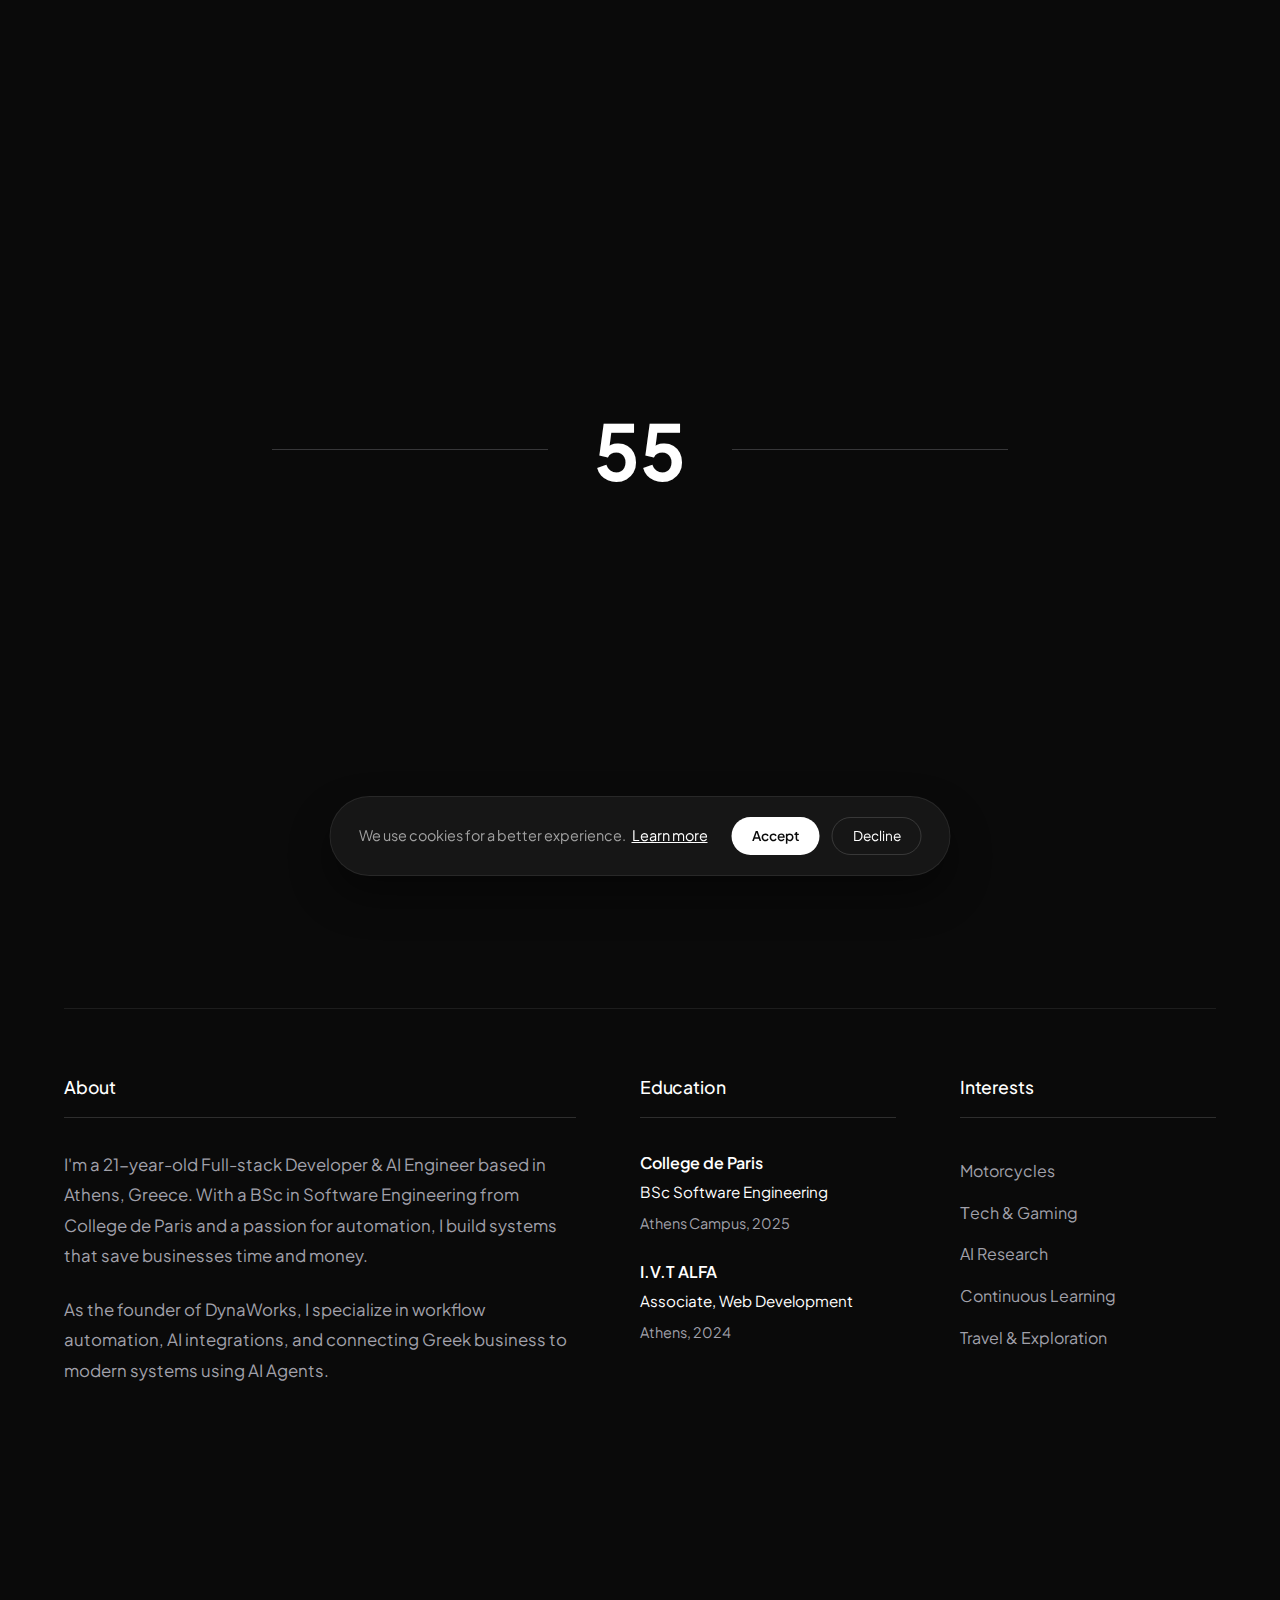
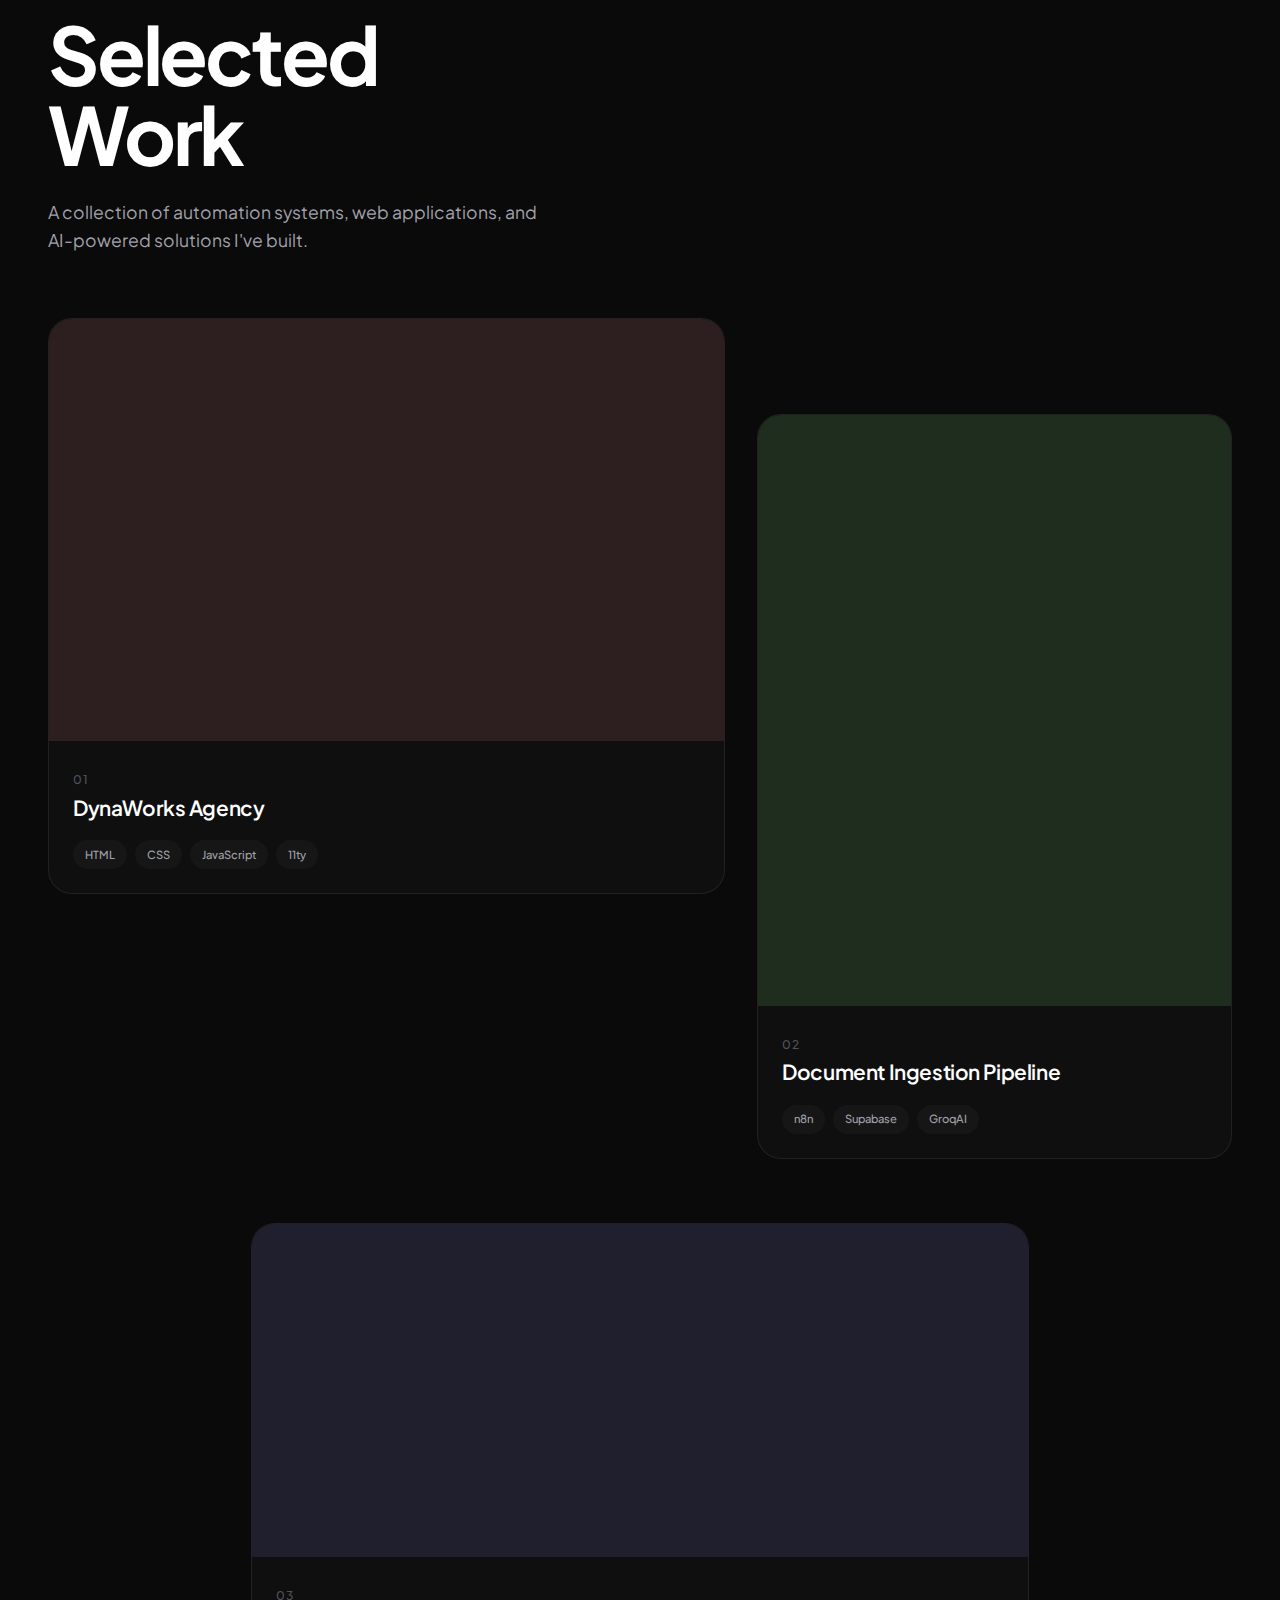
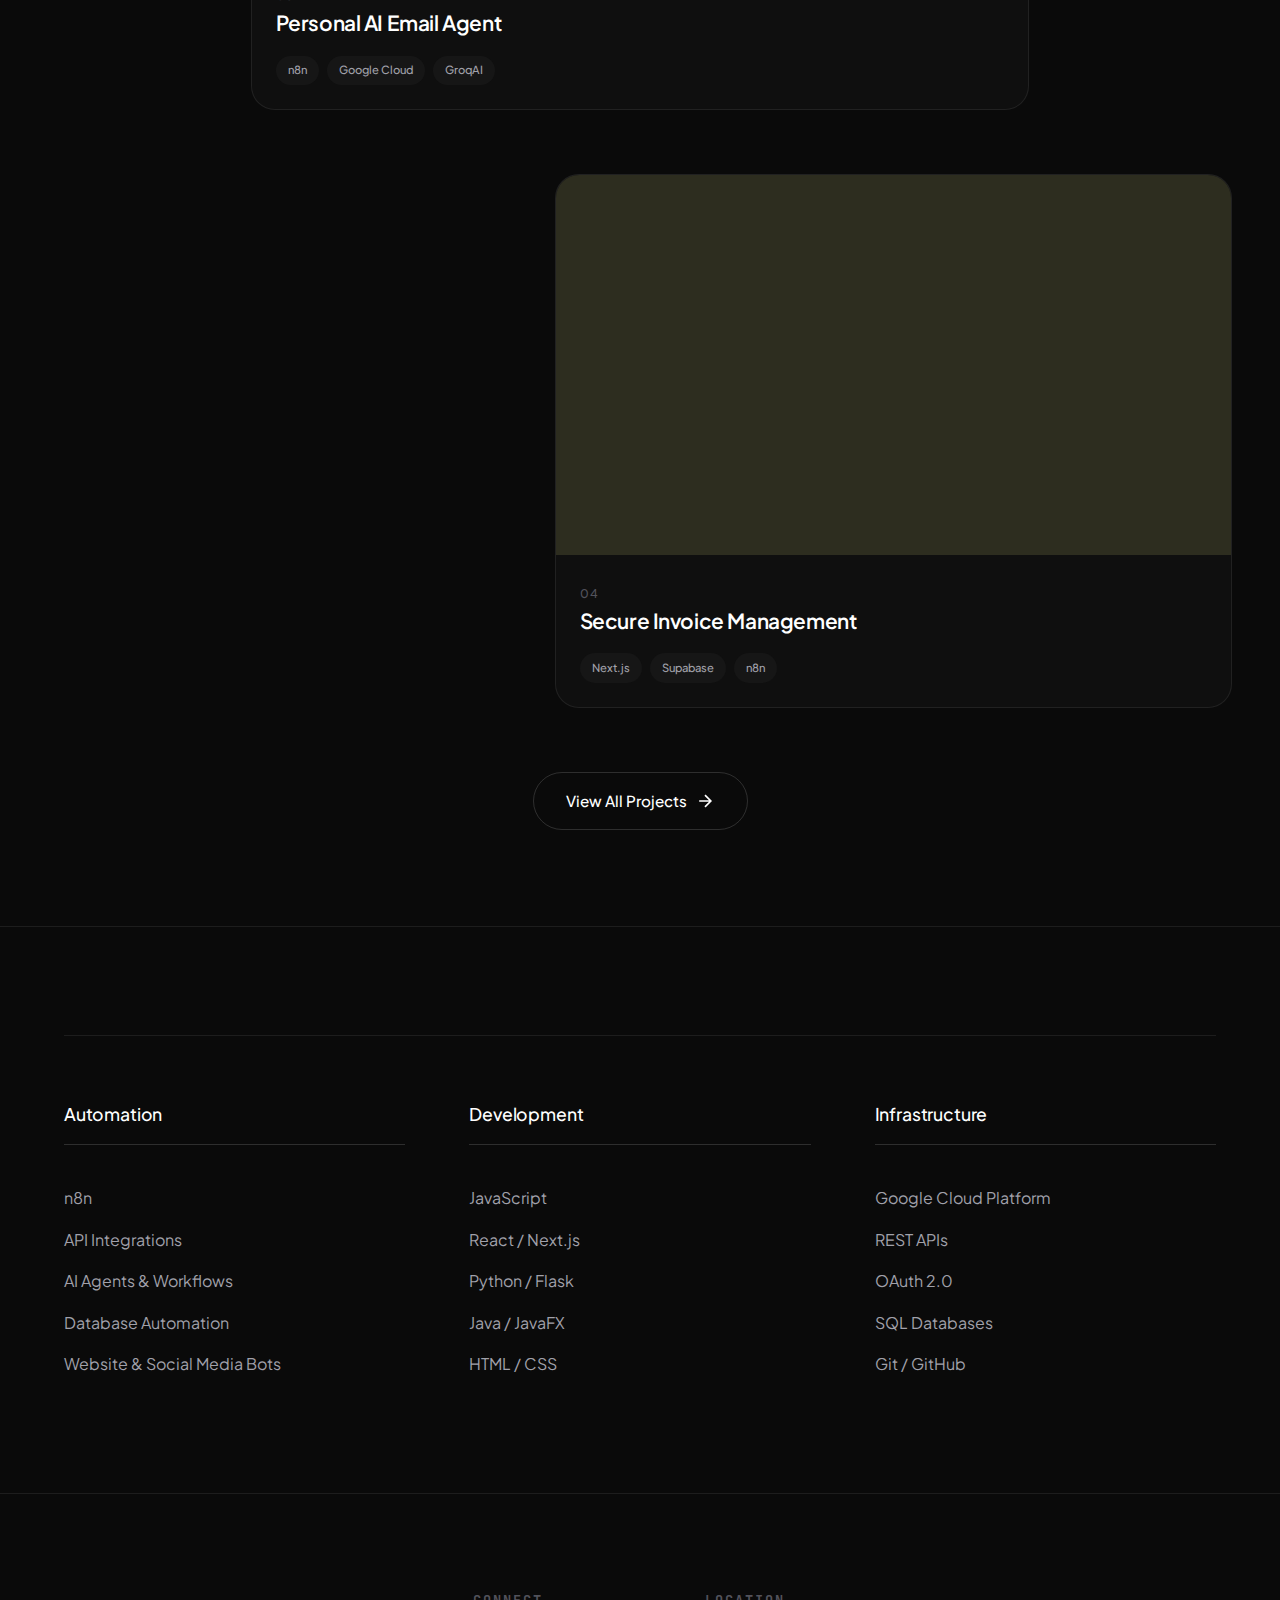
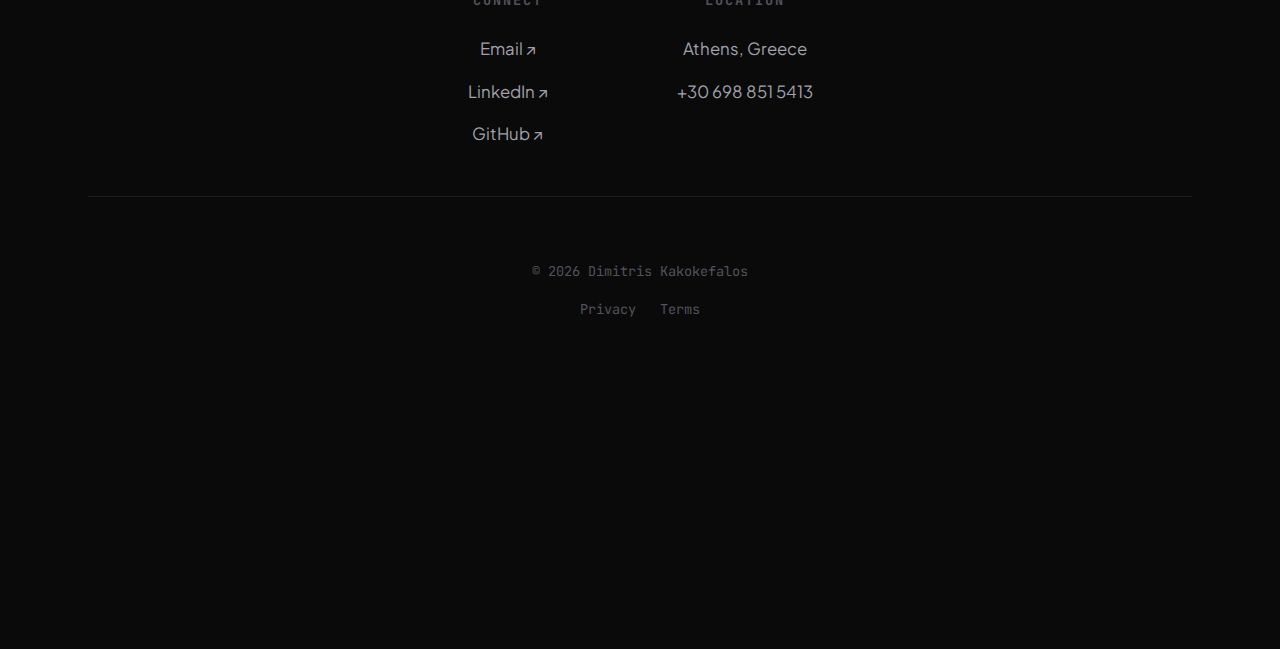
<file: index.html>
<!DOCTYPE html>
<html lang="en">
<!DOCTYPE html>
<html lang="en">
<head>
    <meta charset="UTF-8">
    <meta name="viewport" content="width=device-width, initial-scale=1.0">
    
    <!-- SEO Meta Tags -->
    <title>Dimitris Kakokefalos | Full-stack Developer & Automation Engineer</title>
    <meta name="description" content="Full-stack Web Developer & AI Engineer specializing in automation workflows, web applications, and intelligent systems. Based in Athens, Greece.">
    <meta name="keywords" content="automation, web developer, AI engineer, n8n, zapier, react, nextjs, athens, greece, DynaWorks">
    <meta name="author" content="Dimitris Kakokefalos">
    
    <!-- Canonical URL -->
    <link rel="canonical" href="https://dimitriskakokefalos.com/">
    
    <!-- Open Graph / Facebook -->
    <meta property="og:type" content="website">
    <meta property="og:url" content="https://dimitriskakokefalos.com/">
    <meta property="og:title" content="Dimitris Kakokefalos | Full-stack Developer & Automation Engineer">
    <meta property="og:description" content="Building intelligent automation solutions and modern web experiences. Founder of DynaWorks.">
    <meta property="og:image" content="https://dimitriskakokefalos.com/assets/og-image.png">
    <meta property="og:image:width" content="1200">
    <meta property="og:image:height" content="630">
    <meta property="og:site_name" content="Dimitris Kakokefalos Portfolio">
    <meta property="og:locale" content="en_US">
    
    <!-- Twitter -->
    <meta name="twitter:card" content="summary_large_image">
    <meta name="twitter:url" content="https://dimitriskakokefalos.com/">
    <meta name="twitter:title" content="Dimitris Kakokefalos | Full-stack Developer & Automation Engineer">
    <meta name="twitter:description" content="Building intelligent automation solutions and modern web experiences. Founder of DynaWorks.">
    <meta name="twitter:image" content="https://dimitriskakokefalos.com/assets/og-image.png">
    
    <!-- Favicon - Complete Set -->
    <link rel="icon" type="image/x-icon" href="../assets/favicon/favicon.ico">
    <link rel="icon" type="image/png" sizes="32x32" href="assets/favicon/favicon-32x32.png">
    <link rel="icon" type="image/png" sizes="16x16" href="assets/favicon/favicon-16x16.png">
    <link rel="apple-touch-icon" sizes="180x180" href="assets/favicon/apple-touch-icon.png">
    <link rel="manifest" href="site.webmanifest">
    <meta name="theme-color" content="#0a0a0a">
    
    <!-- Fonts -->
    <link rel="preconnect" href="https://fonts.googleapis.com">
    <link rel="preconnect" href="https://fonts.gstatic.com" crossorigin>
    <link href="https://fonts.googleapis.com/css2?family=JetBrains+Mono:wght@400;500;700&family=Plus+Jakarta+Sans:wght@300;400;500;600;700;800&display=swap" rel="stylesheet">
    
    <!-- Styles -->
    <link rel="stylesheet" href="css/main.css">
    <link rel="stylesheet" href="css/mobile.css">
    <link rel="stylesheet" href="css/preloader.css">
    <link rel="stylesheet" href="css/footer.css">

</head>
<body>
    <!--Preloader-->
    <div class="preloader" id="preloader">
        <div class="loader-container">
            <div class="loader-line"></div>
            <span class="loader-counter" id="loaderCounter">0</span>
            <div class="loader-line"></div>
        </div>
    </div>
    

    <!-- Navigation -->
    <nav class="nav" id="nav">
        <a href="#" class="nav-logo">Dimitris Kakokefalos</a>
        
        <div class="nav-links">
            <a href="pages/chat.html">Quickly</a>
            <a href="pages/work.html">Work</a>
            <a href="assets/Dimitis_Kakokefalos_Resume.pdf" target="_blank">Resume</a>
        </div>
        
        <div class="nav-actions"></div>
        
        <button class="mobile-toggle" id="mobileToggle" aria-label="Toggle Menu">
            <span class="line line-1"></span>
            <span class="line line-2"></span>
        </button>
    </nav>

    <div class="mobile-menu" id="mobileMenu">
        <div class="mobile-menu-inner">
            <a href="pages/chat.html" class="mobile-link"><span>01</span> Quickly</a>
            <a href="pages/work.html" class="mobile-link"><span>02</span> Work</a>
            <a href="assets/Dimitis_Kakokefalos_Resume.pdf" target="_blank" class="mobile-link"><span>03</span> Resume</a>
            
            <div class="mobile-menu-footer">
                <p>Athens, GR</p>
                <a href="mailto:dimitriskakokefalos@gmail.com">dimitriskakokefalos@gmail.com</a>
            </div>
        </div>
    </div>
        
    <!-- Hero Section -->
    <section class="hero">
        <!-- Animated Background Shapes -->
        <div class="hero-shapes">
            <div class="shape shape-1"></div>
            <div class="shape shape-2"></div>
            <div class="shape shape-3"></div>
        </div>
        
        <div class="hero-wrapper">
            <!-- Content -->
            <div class="hero-content">
                <div class="hero-badge">
                    <span class="badge-dot"></span>
                    <span>Open to collaborate</span>
                </div>
                
                <h1 class="hero-title">
                    <span class="line">Code it </span>
                    <span class="line">Automate it</span>
                    <span class="line highlight">Ship it.</span>
                </h1>
                
                <p class="hero-description">
                    Full-stack developer & automation engineer crafting intelligent workflows and modern web experiences. Founder of DynaWorks, based in Athens.
                </p>
                
                <div class="hero-cta">
                    <a href="#work" class="btn btn-primary">
                        <span>View Projects</span>
                        <svg class="btn-icon" viewBox="0 0 24 24" fill="none" stroke="currentColor" stroke-width="2">
                            <path d="M5 12h14M12 5l7 7-7 7"/>
                        </svg>
                    </a>
                    <a href="pages/chat.html" class="btn btn-secondary">
                        <span>Ask AI About Me</span>
                    </a>
                </div>
            </div>
            
            <!-- Visual -->
            <div class="hero-visual">
                <div class="code-window">
                    <div class="code-header">
                        <span class="code-dot red"></span>
                        <span class="code-dot yellow"></span>
                        <span class="code-dot green"></span>
                        <span class="code-title">workflow.js</span>
                    </div>
                    <pre class="code-content"><code><span class="code-keyword">const</span> <span class="code-var">automate</span> = <span class="code-keyword">async</span> () => {
  <span class="code-keyword">const</span> <span class="code-var">data</span> = <span class="code-keyword">await</span> <span class="code-func">fetchInvoices</span>();
  <span class="code-keyword">const</span> <span class="code-var">validated</span> = <span class="code-func">process</span>(<span class="code-var">data</span>);
  
  <span class="code-keyword">await</span> <span class="code-func">Automate</span>(<span class="code-var">validated</span>);
  <span class="code-keyword">await</span> <span class="code-func">notifyClient</span>(<span class="code-string">'Done!'</span>);
  
  <span class="code-keyword">return</span> { <span class="code-prop">success</span>: <span class="code-bool">true</span> };
};

<span class="code-comment">// While you sleep 😴</span></code></pre>
                </div>
            </div>
        </div>
        
        <div class="scroll-indicator">
            <span>Scroll</span>
            <div class="scroll-arrow"></div>
        </div>
    </section>

    <!-- About Section - Swiss Grid Style -->
    <section class="about" id="about">
        <div class="swiss-section">
            <div class="swiss-grid swiss-grid-about">
                <div class="swiss-col swiss-col-wide">
                    <h2 class="swiss-heading">About</h2>
                    <div class="bio-text">
                        <p>I'm a 21-year-old Full-stack Developer & AI Engineer based in Athens, Greece. With a BSc in Software Engineering from College de Paris and a passion for automation, I build systems that save businesses time and money.</p>
                        <p>As the founder of DynaWorks, I specialize in workflow automation, AI integrations, and connecting Greek business to modern systems using AI Agents.</p>
                    </div>
                </div>

                <div class="swiss-col">
                    <h2 class="swiss-heading">Education</h2>
                    <div class="info-content">
                        <p class="institution">College de Paris</p>
                        <p class="degree">BSc Software Engineering</p>
                        <p class="details">Athens Campus, 2025</p>
                    </div>
                    <div class="info-content" style="margin-top: 1.5rem;">
                        <p class="institution">I.V.T ALFA</p>
                        <p class="degree">Associate, Web Development</p>
                        <p class="details">Athens, 2024</p>
                    </div>
                </div>

                <div class="swiss-col">
                    <h2 class="swiss-heading">Interests</h2>
                    <ul class="swiss-list">
                        <li>Motorcycles</li>
                        <li>Τech & Gaming</li>
                        <li>AI Research</li>
                        <li>Continuous Learning</li>
                        <li>Travel & Exploration</li>
                    </ul>
                </div>
            </div>
        </div>
    </section>

   <!-- Work Section - Asymmetric Grid -->
    <section class="work" id="work">
        <div class="work-container">
            <header class="work-header">
                <h2 class="work-title">Selected<br>Work</h2>
                <p class="work-subtitle">A collection of automation systems, web applications, and AI-powered solutions I've built.</p>
            </header>

            <div class="projects-grid">
                
                <!-- Project 1 - Large Left -->
                <article class="project project--large">
                    <a href="pages/projects/project-dynaworks.html" class="project-card">
                        <div class="project-image project-color--1">
                            <div class="project-overlay"></div>
                            <span class="project-cta">View Project →</span>
                        </div>
                        <div class="project-info">
                            <span class="project-number">01</span>
                            <h3 class="project-name">DynaWorks Agency</h3>
                            <div class="project-tags">
                                <span>HTML</span>
                                <span>CSS</span>
                                <span>JavaScript</span>
                                <span>11ty</span>
                            </div>
                        </div>
                    </a>
                </article>

                <!-- Project 2 - Medium Right (offset down) -->
                <article class="project project--medium">
                    <a href="pages/projects/project-document-pipeline.html" class="project-card">
                        <div class="project-image project-color--2">
                            <div class="project-overlay"></div>
                            <span class="project-cta">View Project →</span>
                        </div>
                        <div class="project-info">
                            <span class="project-number">02</span>
                            <h3 class="project-name">Document Ingestion Pipeline</h3>
                            <div class="project-tags">
                                <span>n8n</span>
                                <span>Supabase</span>
                                <span>GroqAI</span>
                            </div>
                        </div>
                    </a>
                </article>

                <!-- Project 3 - Wide Center -->
                <article class="project project--wide">
                    <a href="pages/projects/project-email-agent.html" class="project-card">
                        <div class="project-image project-color--3">
                            <div class="project-overlay"></div>
                            <span class="project-cta">View Project →</span>
                        </div>
                        <div class="project-info">
                            <span class="project-number">03</span>
                            <h3 class="project-name">Personal AI Email Agent</h3>
                            <div class="project-tags">
                                <span>n8n</span>
                                <span>Google Cloud</span>
                                <span>GroqAI</span>
                            </div>
                        </div>
                    </a>
                </article>

                <!-- Project 4 - Offset Right -->
                <article class="project project--offset-right">
                    <a href="pages/projects/project-invoice.html" class="project-card">
                        <div class="project-image project-color--4">
                            <div class="project-overlay"></div>
                            <span class="project-cta">View Project →</span>
                        </div>
                        <div class="project-info">
                            <span class="project-number">04</span>
                            <h3 class="project-name">Secure Invoice Management</h3>
                            <div class="project-tags">
                                <span>Next.js</span>
                                <span>Supabase</span>
                                <span>n8n</span>
                            </div>
                        </div>
                    </a>
                </article>

            </div>

            <!-- View All Link -->
            <div class="work-footer">
                <a href="pages/work.html" class="view-all-link">
                    View All Projects
                    <svg width="20" height="20" viewBox="0 0 24 24" fill="none" stroke="currentColor" stroke-width="2">
                        <path d="M5 12h14M12 5l7 7-7 7"/>
                    </svg>
                </a>
            </div>
        </div>
    </section>

    <!-- Skills Section - Swiss Grid Style -->
    <section class="skills" id="skills">
        <div class="swiss-section">
            <div class="swiss-grid">
                <div class="swiss-col">
                    <h2 class="swiss-heading">Automation</h2>
                    <ul class="swiss-list">
                        <li>n8n</li>
                        <li>API Integrations</li>
                        <li>AI Agents & Workflows</li>
                        <li>Database Automation</li>
                        <li>Website & Social Media Bots</li>
                    </ul>
                </div>
                
                <div class="swiss-col">
                    <h2 class="swiss-heading">Development</h2>
                    <ul class="swiss-list">
                        <li>JavaScript</li>
                        <li>React / Next.js</li>
                        <li>Python / Flask</li>
                        <li>Java / JavaFX</li>
                        <li>HTML / CSS </li>
                    </ul>
                </div>
                
                <div class="swiss-col">
                    <h2 class="swiss-heading">Infrastructure</h2>
                    <ul class="swiss-list">
                        <li>Google Cloud Platform</li>
                        <li>REST APIs</li>
                        <li>OAuth 2.0</li>
                        <li>SQL Databases</li>
                        <li>Git / GitHub</li>
                    </ul>
                </div>
            </div>
        </div>
    </section>

    <footer class="footer" id="contact">
        <div class="footer-container">
            
            <div class="footer-content-grid">
                <div class="footer-col">
                    <h3 class="footer-heading">Connect</h3>
                    <div class="footer-links-list">
                        <a href="mailto:dimitriskakokefalos@gmail.com" class="hover-underline">Email ↗</a>
                        <a href="https://www.linkedin.com/in/dimitris-kakokefalos-0626a729a/" target="_blank" class="hover-underline">LinkedIn ↗</a>
                        <a href="https://github.com/DimitrisKakokefalos" target="_blank" class="hover-underline">GitHub ↗</a>
                    </div>
                </div>
                
                <div class="footer-col">
                    <h3 class="footer-heading">Location</h3>
                    <div class="footer-info">
                        <p>Athens, Greece</p>
                        <a href="tel:+306988515413" class="hover-underline">+30 698 851 5413</a>
                    </div>
                </div>
            </div>

            <div class="footer-bottom">
                <span>© <span id="currentYear"></span> Dimitris Kakokefalos</span>
                <div class="footer-legal">
                    <a href="pages/privacy.html">Privacy</a>
                    <a href="pages/terms.html">Terms</a>
                </div>
            </div>

            <div class="footer-hero">
                <h2 class="hover-text" aria-label="THANK YOU">
                    <span>T</span><span>H</span><span>A</span><span>N</span><span>K</span>
                    <span class="space">&nbsp;</span>
                    <span>Y</span><span>O</span><span>U</span>
                </h2>
                <p class="footer-tagline">Let's build something great together.</p>
            </div>

        </div>
    </footer>

    <!-- Back to Top -->
    <button class="back-to-top" id="backToTop" aria-label="Back to top">
        <svg viewBox="0 0 24 24" fill="none" stroke="currentColor" stroke-width="2">
            <path d="M18 15l-6-6-6 6"/>
        </svg>
    </button>

    <!-- Cookie Banner -->
    <div id="cookie-banner"></div>

    <script src="js/main.js"></script>
    <script src="js/cookies.js"></script>
    <script src="js/preloader.js"></script>
</body>
</html>
</file>
<file: pages/chat.html>
<!DOCTYPE html>
<html lang="en">
<head>
    <meta charset="UTF-8">
    <meta name="viewport" content="width=device-width, initial-scale=1.0">
    <title>Ask DynaBot | Dimitris Kakokefalos</title>
    
    <!-- Favicon -->
    <link rel="icon" type="image/svg+xml" href="../assets/favicon.ico">

    <link rel="preconnect" href="https://fonts.googleapis.com">
    <link rel="preconnect" href="https://fonts.gstatic.com" crossorigin>
    <link href="https://fonts.googleapis.com/css2?family=Plus+Jakarta+Sans:wght@300;400;500;600&family=JetBrains+Mono:wght@400&display=swap" rel="stylesheet">
    
    <link rel="stylesheet" href="../css/chat.css">
    <link rel="stylesheet" href="../css/preloader.css">
</head>
<body>

    <!--Preloader-->
    <div class="preloader" id="preloader">
        <div class="loader-container">
            <div class="loader-line"></div>
            <span class="loader-counter" id="loaderCounter">0</span>
            <div class="loader-line"></div>
        </div>
    </div>

    <nav class="nav">
        <a href="../index.html" class="nav-logo">
            <svg viewBox="0 0 24 24" fill="none" stroke="currentColor" stroke-width="2" stroke-linecap="round" stroke-linejoin="round">
                <path d="M19 12H5M12 19l-7-7 7-7"/>
            </svg>
            <span>Back</span>
        </a>
    </nav>

    <div class="chat-layout">
        <div class="chat-container">
            
            <!-- Welcome Screen (hides after first message) -->
            <div class="chat-start-screen" id="startScreen">
                <h1 class="chat-title">
                    <span class="wave-emoji">👋</span> 
                    <span>I'm DynaBot — Dimitris's portfolio assistant.</span>
                </h1>
                <h2 class="chat-subtitle">Ask me anything about his work, skills, or vision.</h2>
            </div>

            <!-- Chat Messages -->
            <div class="chat-history" id="chatHistory"></div>

        </div>

        <!-- Input Area with Persistent Chips -->
        <div class="chat-input-wrapper">
            <div class="chat-input-container">
                
                <!-- Persistent Suggestion Chips - Always Visible -->
                <div class="chat-suggestions" id="chatSuggestions">
                    <button class="chip" onclick="sendSuggestion('About Dimitris')">
                        <span class="chip-icon">👤</span> <span>About</span>
                    </button>
                    <button class="chip" onclick="sendSuggestion('Projects')">
                        <span class="chip-icon">🚀</span> <span>Projects</span>
                    </button>
                    <button class="chip" onclick="sendSuggestion('Skills')">
                        <span class="chip-icon">⚡</span> <span>Skills</span>
                    </button>
                    <button class="chip" onclick="sendSuggestion('Education')">
                        <span class="chip-icon">🎓</span> <span>Education</span>
                    </button>
                    <button class="chip" onclick="sendSuggestion('DynaWorks')">
                        <span class="chip-icon">💼</span> <span>DynaWorks</span>
                    </button>
                    <button class="chip" onclick="sendSuggestion('Contact')">
                        <span class="chip-icon">📧</span> <span>Contact</span>
                    </button>
                </div>
                
                <!-- Input Field -->
                <div class="input-box">
                    <input 
                        type="text" 
                        id="chatInput" 
                        placeholder="Ask about Dimitris..."
                        autocomplete="off"
                    >
                    <button class="input-send" id="sendBtn" aria-label="Send message">
                        <span class="send-text">Send</span>
                    </button>
                </div>
            </div>
        </div>
    </div>

    <script src="../js/chat.js"></script>
    <script src="../js/preloader.js"></script>
</body>
</html>
</file>
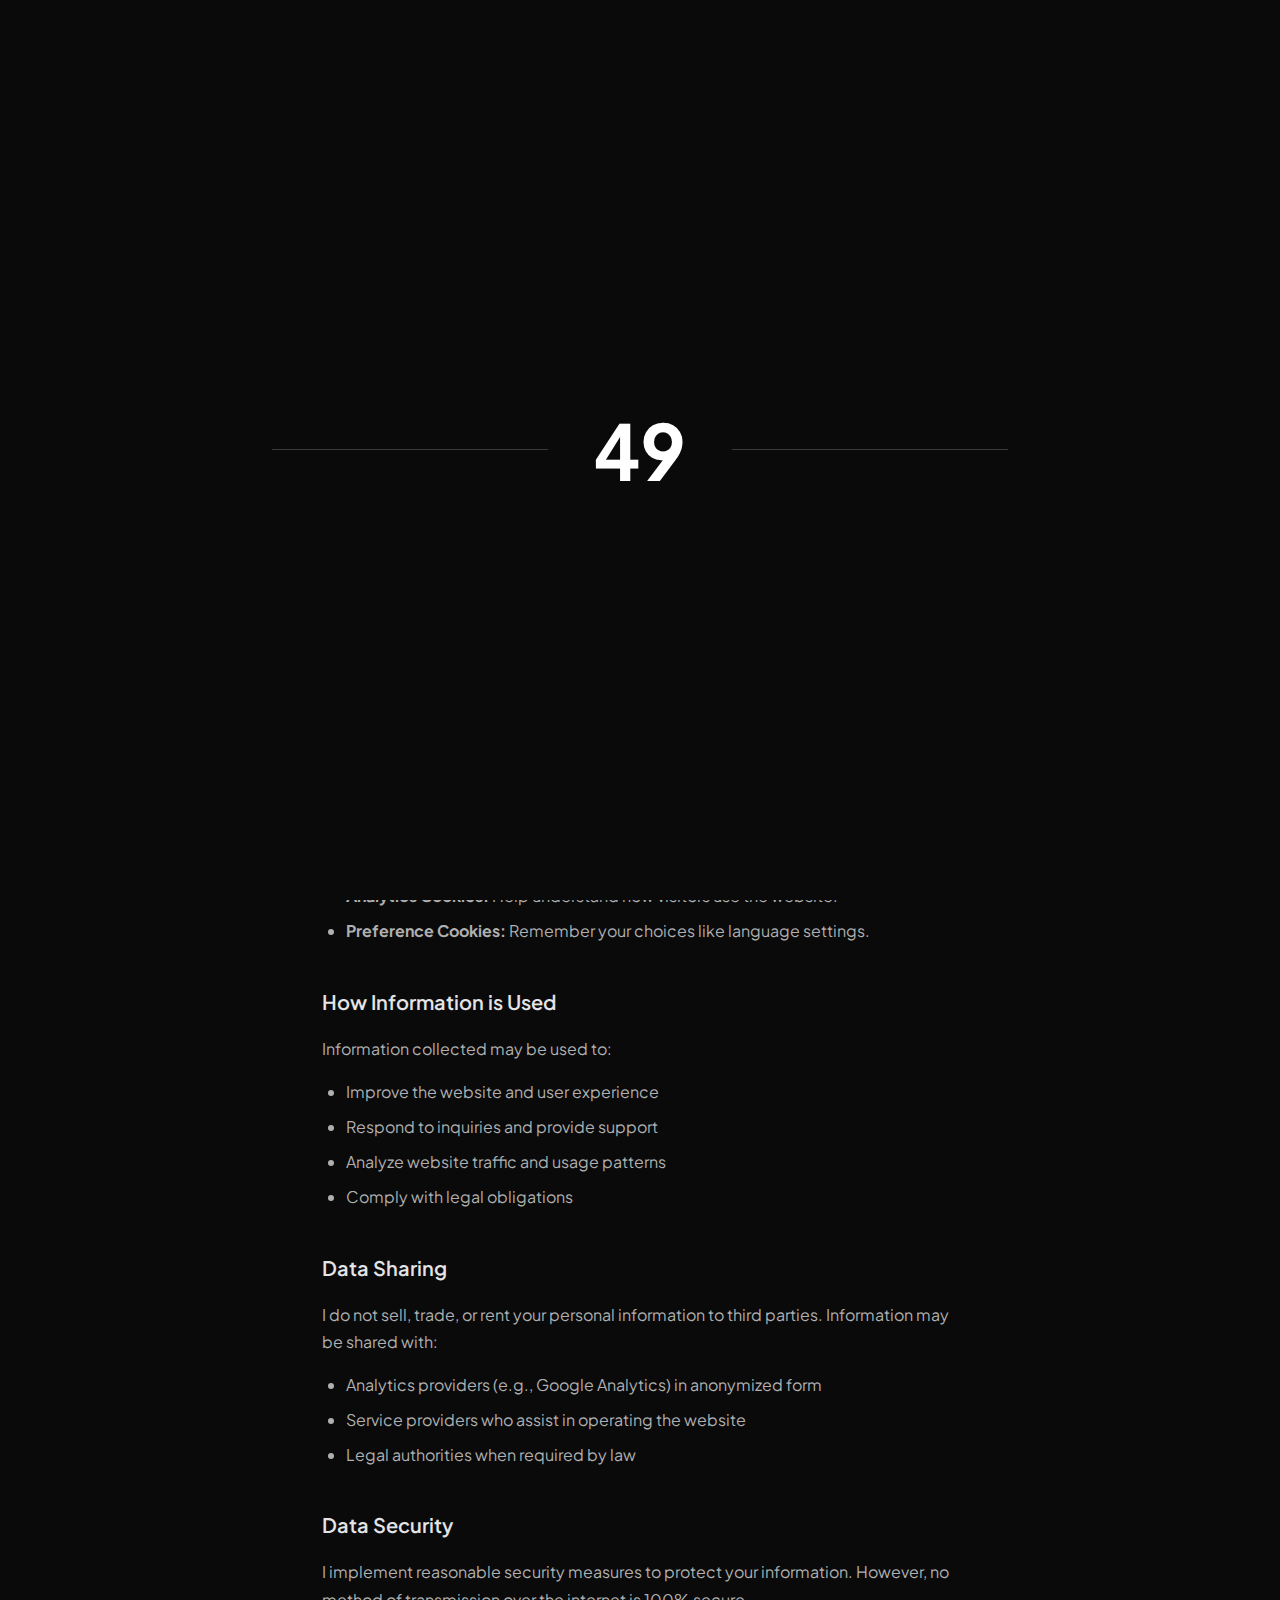
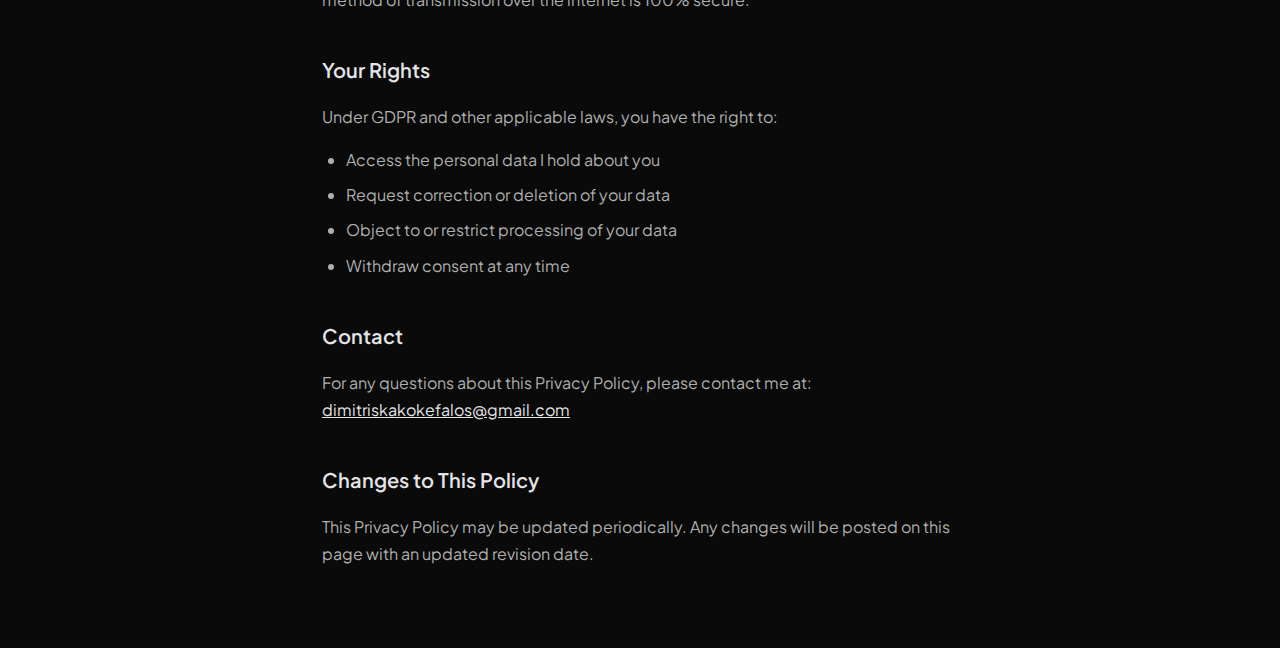
<file: pages/privacy.html>
<!DOCTYPE html>
<html lang="en">
<head>
    <meta charset="UTF-8">
    <meta name="viewport" content="width=device-width, initial-scale=1.0">
    <title>Privacy Policy | Dimitris Kakokefalos</title>

    <link rel="stylesheet" href="../css/preloader.css">

    <link rel="icon" type="image/x-icon" href="/assets/favicon/favicon.ico">
    <link rel="icon" type="image/png" sizes="32x32" href="/assets/favicon/favicon-32x32.png">
    <link rel="icon" type="image/png" sizes="16x16" href="/assets/favicon/favicon-16x16.png">
    <link rel="apple-touch-icon" sizes="180x180" href="/assets/favicon/apple-touch-icon.png">

    
    <link rel="preconnect" href="https://fonts.googleapis.com">
    <link rel="preconnect" href="https://fonts.gstatic.com" crossorigin>
    <link href="https://fonts.googleapis.com/css2?family=Plus+Jakarta+Sans:wght@400;500;600&display=swap" rel="stylesheet">
    <style>
        :root {
    
        --bg: #0a0a0a;
        --bg-secondary: #111111;
        --text: #ffffff;
        --text-secondary: #b0b0b0;
        --accent: #e4e4e7;
        --border: rgba(255,255,255,0.08);

        
        --bg-primary: #0a0a0a;  
        --font-main: 'Plus Jakarta Sans', sans-serif; 
        --text-primary: #ffffff;
}
        
        * { box-sizing: border-box; margin: 0; padding: 0; }
        
        body {
            font-family: 'Plus Jakarta Sans', sans-serif;
            background: var(--bg);
            color: var(--text);
            line-height: 1.7;
            -webkit-font-smoothing: antialiased;
            cursor: crosshair;
        }
        
        .container {
            max-width: 700px;
            margin: 0 auto;
            padding: 4rem 2rem;
        }
        
        .back-link {
            display: inline-flex;
            align-items: center;
            gap: 0.5rem;
            color: var(--text-secondary);
            text-decoration: none;
            font-size: 0.9rem;
            margin-bottom: 3rem;
            transition: color 0.2s;
        }
        
        .back-link:hover { color: var(--text); }
        
        h1 {
            font-size: 2.5rem;
            font-weight: 600;
            margin-bottom: 0.5rem;
            letter-spacing: -0.02em;
        }
        
        .last-updated {
            color: var(--text-secondary);
            font-size: 0.9rem;
            margin-bottom: 3rem;
            padding-bottom: 2rem;
            border-bottom: 1px solid var(--border);
        }
        
        h2 {
            font-size: 1.25rem;
            font-weight: 600;
            margin: 2.5rem 0 1rem;
            color: var(--accent);
        }
        
        p {
            color: var(--text-secondary);
            margin-bottom: 1rem;
        }
        
        ul {
            color: var(--text-secondary);
            margin-left: 1.5rem;
            margin-bottom: 1rem;
        }
        
        li { margin-bottom: 0.5rem; }
        
        a { color: var(--accent); }
        /* Κρατάει τον σταυρό ακόμα και όταν το ποντίκι είναι πάνω από links/buttons */
        a, button, .btn, .project-card, .hover-text span {
        cursor: crosshair !important;
}
    </style>
</head>
<body>

    <!--Preloader-->
    <div class="preloader" id="preloader">
        <div class="loader-container">
            <div class="loader-line"></div>
            <span class="loader-counter" id="loaderCounter">0</span>
            <div class="loader-line"></div>
        </div>
    </div>

    <div class="container">
        <a href="../index.html" class="back-link">← Back to Home</a>
        
        <h1>Privacy Policy</h1>
        <p class="last-updated">Last updated: February 2026</p>
        
        <p>This Privacy Policy describes how Dimitris Kakokefalos ("I", "me", or "my") collects, uses, and protects information when you visit this website.</p>
        
        <h2>Information Collected</h2>
        <p>This website may collect the following types of information:</p>
        <ul>
            <li><strong>Usage Data:</strong> Information about how you interact with the website, including pages visited and time spent.</li>
            <li><strong>Technical Data:</strong> Browser type, device information, and IP address for analytics purposes.</li>
            <li><strong>Contact Information:</strong> If you contact me directly via email or contact forms.</li>
        </ul>
        
        <h2>Cookies</h2>
        <p>This website uses cookies to enhance your experience. Cookies are small text files stored on your device. You can control cookie settings through your browser. The cookies used include:</p>
        <ul>
            <li><strong>Essential Cookies:</strong> Required for the website to function properly.</li>
            <li><strong>Analytics Cookies:</strong> Help understand how visitors use the website.</li>
            <li><strong>Preference Cookies:</strong> Remember your choices like language settings.</li>
        </ul>
        
        <h2>How Information is Used</h2>
        <p>Information collected may be used to:</p>
        <ul>
            <li>Improve the website and user experience</li>
            <li>Respond to inquiries and provide support</li>
            <li>Analyze website traffic and usage patterns</li>
            <li>Comply with legal obligations</li>
        </ul>
        
        <h2>Data Sharing</h2>
        <p>I do not sell, trade, or rent your personal information to third parties. Information may be shared with:</p>
        <ul>
            <li>Analytics providers (e.g., Google Analytics) in anonymized form</li>
            <li>Service providers who assist in operating the website</li>
            <li>Legal authorities when required by law</li>
        </ul>
        
        <h2>Data Security</h2>
        <p>I implement reasonable security measures to protect your information. However, no method of transmission over the internet is 100% secure.</p>
        
        <h2>Your Rights</h2>
        <p>Under GDPR and other applicable laws, you have the right to:</p>
        <ul>
            <li>Access the personal data I hold about you</li>
            <li>Request correction or deletion of your data</li>
            <li>Object to or restrict processing of your data</li>
            <li>Withdraw consent at any time</li>
        </ul>
        
        <h2>Contact</h2>
        <p>For any questions about this Privacy Policy, please contact me at: <a href="mailto:dimitriskakokefalos@gmail.com">dimitriskakokefalos@gmail.com</a></p>
        
        <h2>Changes to This Policy</h2>
        <p>This Privacy Policy may be updated periodically. Any changes will be posted on this page with an updated revision date.</p>
    </div>

    <script src="../js/preloader.js"></script>

</body>
</html>
</file>
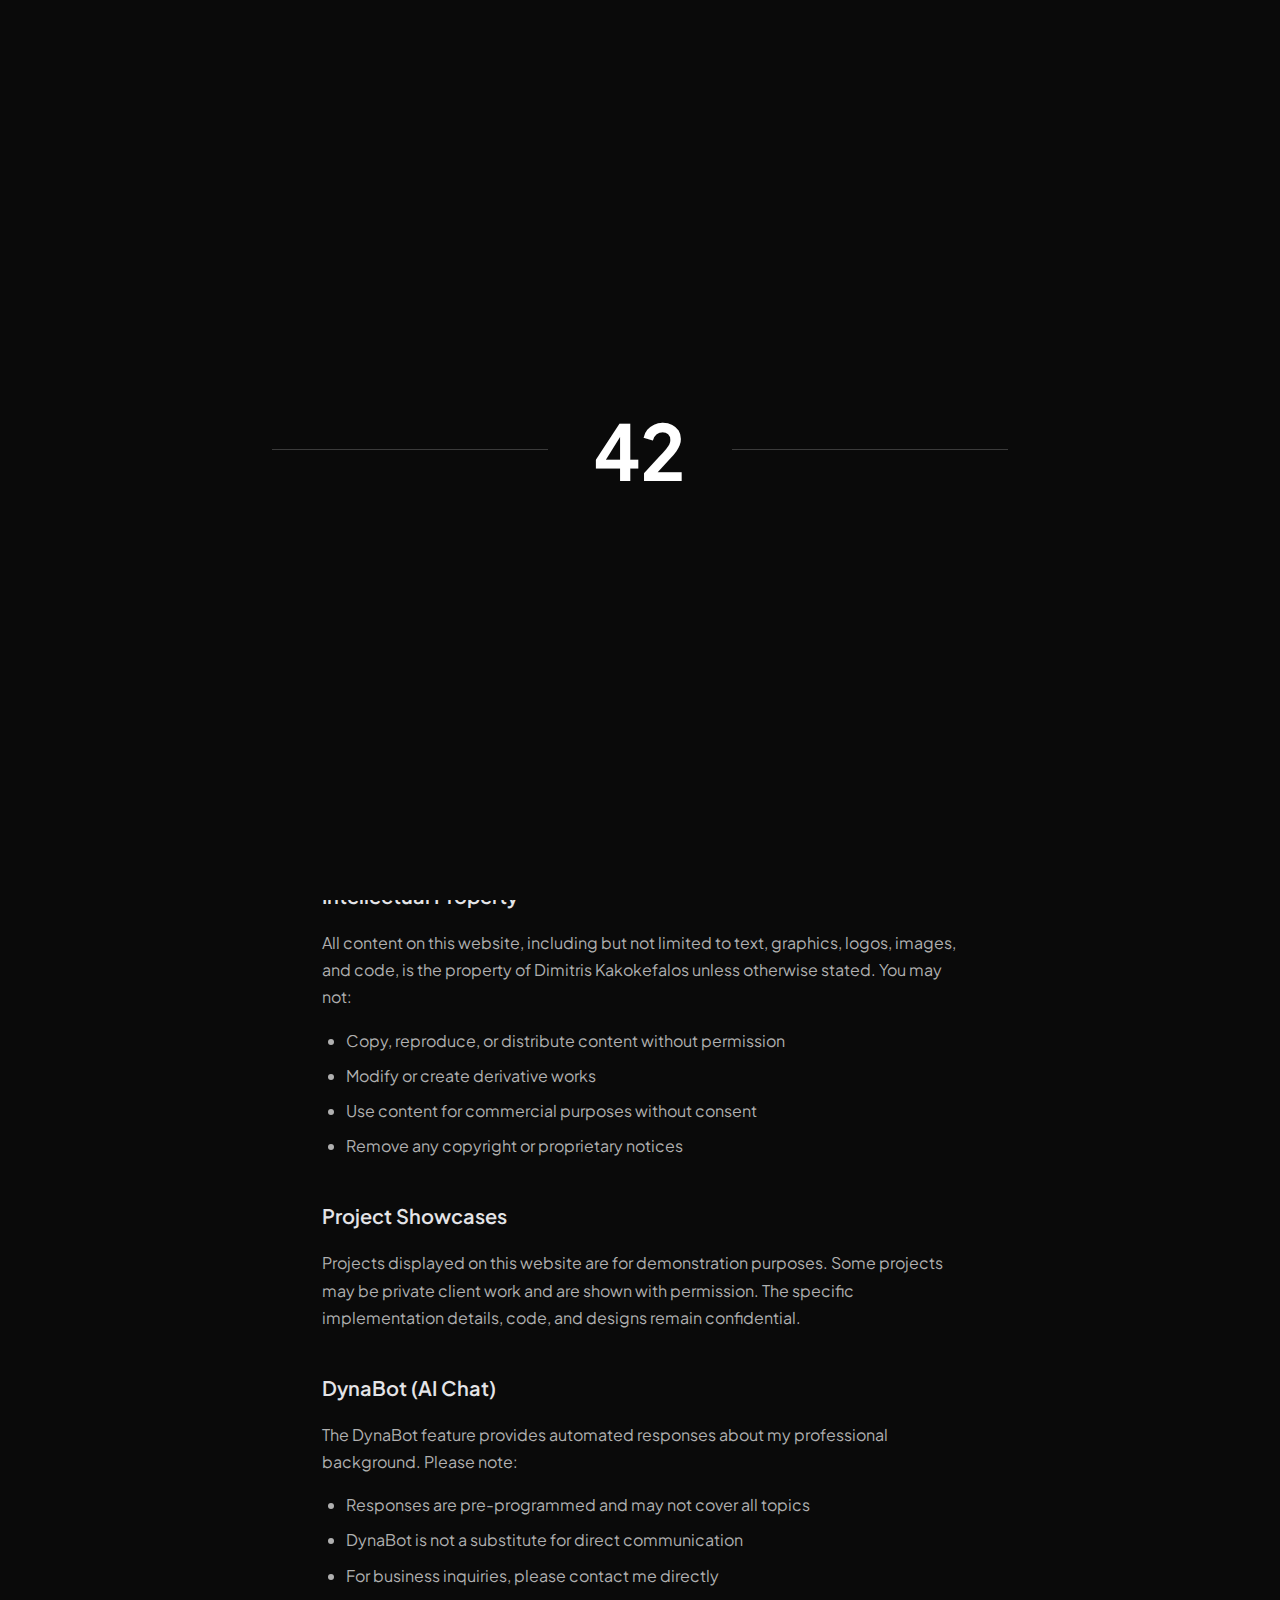
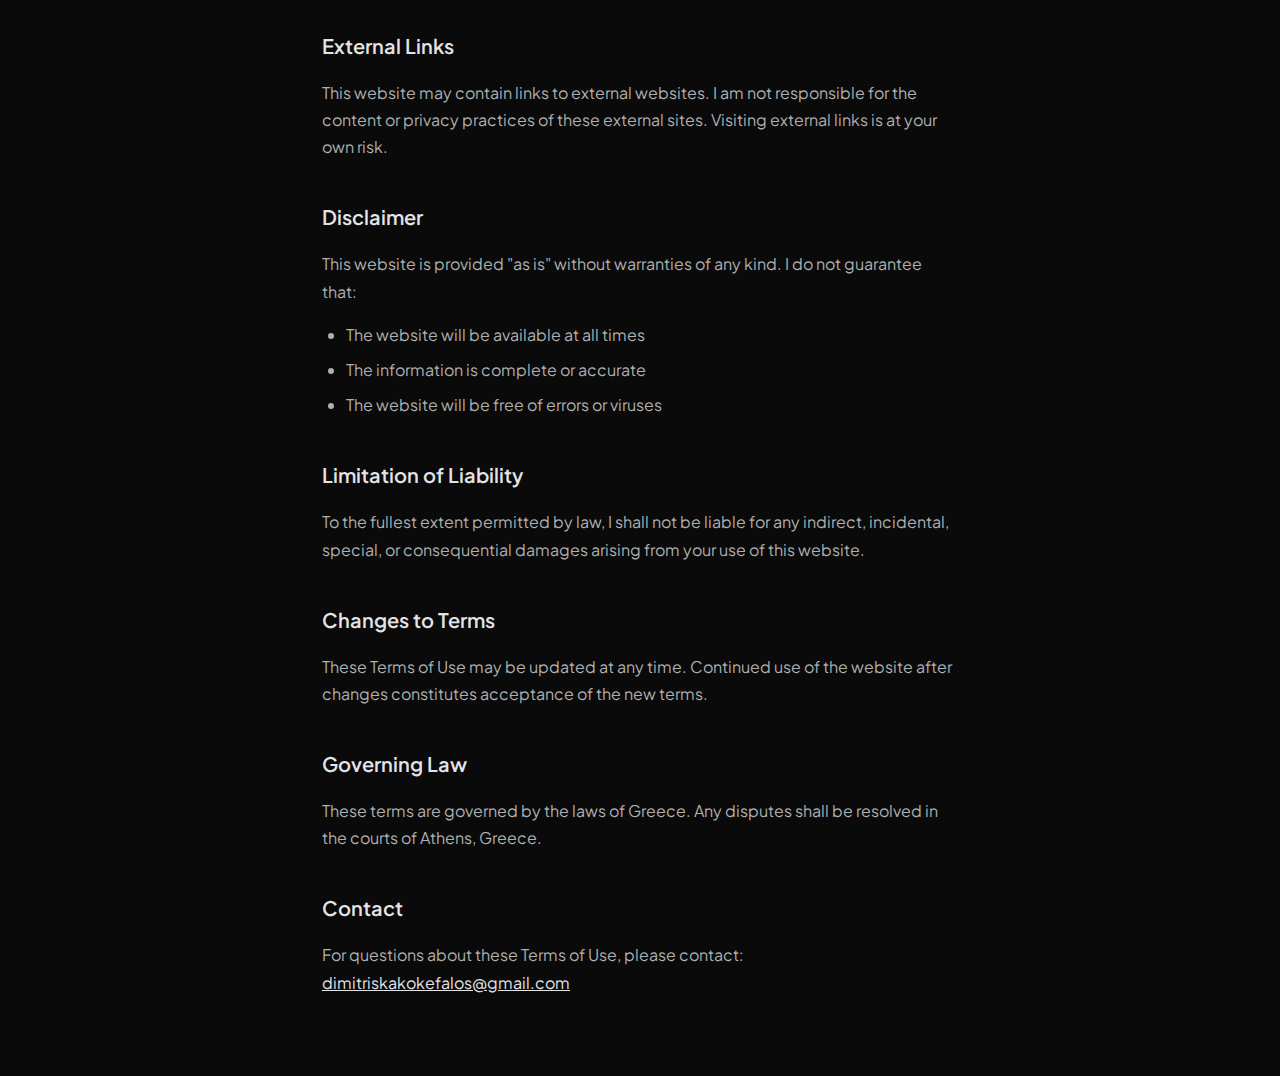
<file: pages/terms.html>
<!DOCTYPE html>
<html lang="en">
<head>
    <meta charset="UTF-8">
    <meta name="viewport" content="width=device-width, initial-scale=1.0">
    <title>Terms of Use | Dimitris Kakokefalos</title>

    <link rel="stylesheet" href="../css/preloader.css">

    <link rel="icon" type="image/svg+xml" href="../assets/favicon.ico">
    <link rel="preconnect" href="https://fonts.googleapis.com">
    <link rel="preconnect" href="https://fonts.gstatic.com" crossorigin>
    <link href="https://fonts.googleapis.com/css2?family=Plus+Jakarta+Sans:wght@400;500;600&display=swap" rel="stylesheet">
    <style>
       :root {
    
        --bg: #0a0a0a;
        --bg-secondary: #111111;
        --text: #ffffff;
        --text-secondary: #b0b0b0;
        --accent: #e4e4e7;
        --border: rgba(255,255,255,0.08);

        
        --bg-primary: #0a0a0a;  
        --font-main: 'Plus Jakarta Sans', sans-serif; 
        --text-primary: #ffffff;
}
        
        * { box-sizing: border-box; margin: 0; padding: 0; }
        
        body {
            font-family: 'Plus Jakarta Sans', sans-serif;
            background: var(--bg);
            color: var(--text);
            line-height: 1.7;
            -webkit-font-smoothing: antialiased;
            cursor: crosshair;
        }
        
        .container {
            max-width: 700px;
            margin: 0 auto;
            padding: 4rem 2rem;
        }
        
        .back-link {
            display: inline-flex;
            align-items: center;
            gap: 0.5rem;
            color: var(--text-secondary);
            text-decoration: none;
            font-size: 0.9rem;
            margin-bottom: 3rem;
            transition: color 0.2s;
        }
        
        .back-link:hover { color: var(--text); }
        
        h1 {
            font-size: 2.5rem;
            font-weight: 600;
            margin-bottom: 0.5rem;
            letter-spacing: -0.02em;
        }
        
        .last-updated {
            color: var(--text-secondary);
            font-size: 0.9rem;
            margin-bottom: 3rem;
            padding-bottom: 2rem;
            border-bottom: 1px solid var(--border);
        }
        
        h2 {
            font-size: 1.25rem;
            font-weight: 600;
            margin: 2.5rem 0 1rem;
            color: var(--accent);
        }
        
        p {
            color: var(--text-secondary);
            margin-bottom: 1rem;
        }
        
        ul {
            color: var(--text-secondary);
            margin-left: 1.5rem;
            margin-bottom: 1rem;
        }
        
        li { margin-bottom: 0.5rem; }
        
        a { color: var(--accent); }
        /* Κρατάει τον σταυρό ακόμα και όταν το ποντίκι είναι πάνω από links/buttons */
        a, button, .btn, .project-card, .hover-text span {
    cursor: crosshair !important;
}
    </style>
</head>
<body>

    <!--Preloader-->
    <div class="preloader" id="preloader">
        <div class="loader-container">
            <div class="loader-line"></div>
            <span class="loader-counter" id="loaderCounter">0</span>
            <div class="loader-line"></div>
        </div>
    </div>

    <div class="container">
        <a href="../index.html" class="back-link">← Back to Home</a>
        
        <h1>Terms of Use</h1>
        <p class="last-updated">Last updated: February 2026</p>
        
        <p>Welcome to the personal website of Dimitris Kakokefalos. By accessing and using this website, you accept and agree to be bound by these Terms of Use.</p>
        
        <h2>Acceptance of Terms</h2>
        <p>By using this website, you agree to these terms. If you do not agree with any part of these terms, please do not use this website.</p>
        
        <h2>Use of Website</h2>
        <p>This website is provided for informational purposes about my professional work and services. You agree to use this website only for lawful purposes and in a way that does not:</p>
        <ul>
            <li>Infringe on the rights of others</li>
            <li>Restrict or inhibit anyone's use of the website</li>
            <li>Violate any applicable laws or regulations</li>
            <li>Transmit harmful code or malware</li>
        </ul>
        
        <h2>Intellectual Property</h2>
        <p>All content on this website, including but not limited to text, graphics, logos, images, and code, is the property of Dimitris Kakokefalos unless otherwise stated. You may not:</p>
        <ul>
            <li>Copy, reproduce, or distribute content without permission</li>
            <li>Modify or create derivative works</li>
            <li>Use content for commercial purposes without consent</li>
            <li>Remove any copyright or proprietary notices</li>
        </ul>
        
        <h2>Project Showcases</h2>
        <p>Projects displayed on this website are for demonstration purposes. Some projects may be private client work and are shown with permission. The specific implementation details, code, and designs remain confidential.</p>
        
        <h2>DynaBot (AI Chat)</h2>
        <p>The DynaBot feature provides automated responses about my professional background. Please note:</p>
        <ul>
            <li>Responses are pre-programmed and may not cover all topics</li>
            <li>DynaBot is not a substitute for direct communication</li>
            <li>For business inquiries, please contact me directly</li>
        </ul>
        
        <h2>External Links</h2>
        <p>This website may contain links to external websites. I am not responsible for the content or privacy practices of these external sites. Visiting external links is at your own risk.</p>
        
        <h2>Disclaimer</h2>
        <p>This website is provided "as is" without warranties of any kind. I do not guarantee that:</p>
        <ul>
            <li>The website will be available at all times</li>
            <li>The information is complete or accurate</li>
            <li>The website will be free of errors or viruses</li>
        </ul>
        
        <h2>Limitation of Liability</h2>
        <p>To the fullest extent permitted by law, I shall not be liable for any indirect, incidental, special, or consequential damages arising from your use of this website.</p>
        
        <h2>Changes to Terms</h2>
        <p>These Terms of Use may be updated at any time. Continued use of the website after changes constitutes acceptance of the new terms.</p>
        
        <h2>Governing Law</h2>
        <p>These terms are governed by the laws of Greece. Any disputes shall be resolved in the courts of Athens, Greece.</p>
        
        <h2>Contact</h2>
        <p>For questions about these Terms of Use, please contact: <a href="mailto:dimitriskakokefalos@gmail.com">dimitriskakokefalos@gmail.com</a></p>
    </div>

    <script src="../js/preloader.js"></script>

</body>
</html>
</file>
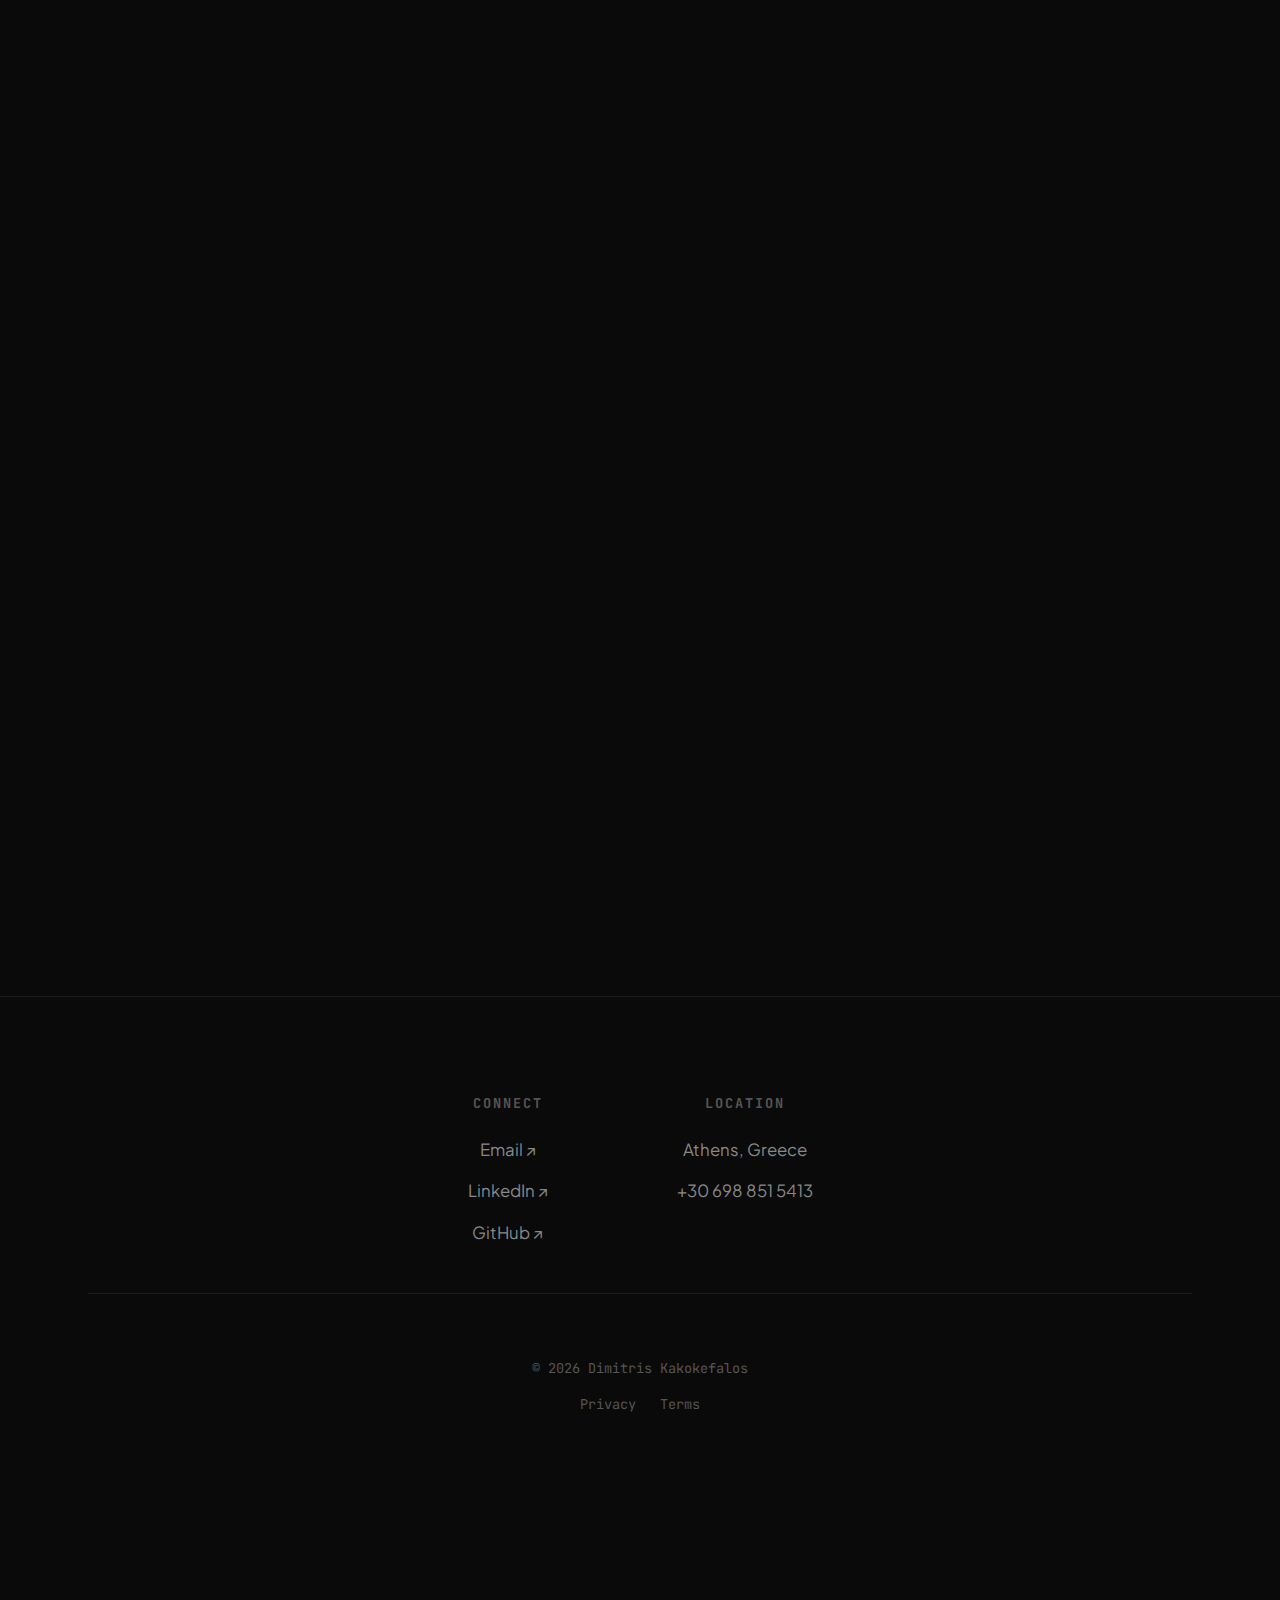
<file: pages/work.html>
<!DOCTYPE html>
<html lang="en">
<head>
    <meta charset="UTF-8">
    <meta name="viewport" content="width=device-width, initial-scale=1.0">
    <title>Work | Dimitris Kakokefalos</title>
    
    <link rel="icon" type="image/x-icon" href="/assets/favicon/favicon.ico">
    <link rel="icon" type="image/png" sizes="32x32" href="/assets/favicon/favicon-32x32.png">
    <link rel="icon" type="image/png" sizes="16x16" href="/assets/favicon/favicon-16x16.png">
    <link rel="apple-touch-icon" sizes="180x180" href="/assets/favicon/apple-touch-icon.png">

    
    <link rel="preconnect" href="https://fonts.googleapis.com">
    <link rel="preconnect" href="https://fonts.gstatic.com" crossorigin>
    
    <link href="https://fonts.googleapis.com/css2?family=JetBrains+Mono:wght@400;500;700&family=Plus+Jakarta+Sans:wght@300;400;500;600;700&display=swap" rel="stylesheet">
    
    <link rel="stylesheet" href="../css/work.css">
    <link rel="stylesheet" href="../css/footer.css">
</head>
<body>
    <div class="preloader" id="preloader">
        <div class="loader-container">
            <div class="loader-line"></div>
            <span class="loader-counter" id="loaderCounter">0</span>
            <div class="loader-line"></div>
        </div>
    </div>

    <div class="deco-line deco-line--left"></div>
    <div class="deco-line deco-line--right"></div>

    <nav class="nav">
        <a href="../index.html" class="nav-logo">Dimitris Kakokefalos</a>
        <a href="../index.html" class="nav-back">
            <svg viewBox="0 0 24 24" fill="none" stroke="currentColor" stroke-width="2">
                <path d="M19 12H5M12 19l-7-7 7-7"/>
            </svg>
            <span>Back</span>
        </a>
    </nav>

    <header class="page-header">
        <h1 class="page-title">Selected<br>Work</h1>
        <p class="page-subtitle">A collection of automation systems, web applications, and AI-powered solutions I've built.</p>
    </header>

    <main class="projects-container">
        <div class="projects-grid">
            
            <article class="project project--large">
                <a href="projects/project-dynaworks.html" class="project-card">
                    <div class="project-image project-color--1">
                        <div class="project-overlay"></div>
                        <span class="project-cta">View Project →</span>
                    </div>
                    <div class="project-info">
                        <span class="project-number">01</span>
                        <h3 class="project-title">DynaWorks Agency</h3>
                        <div class="project-tags">
                            <span>HTML</span>
                            <span>CSS</span>
                            <span>JavaScript</span>
                            <span>11ty</span>
                        </div>
                    </div>
                </a>
            </article>

            <article class="project project--medium">
                <a href="projects/project-document-pipeline.html" class="project-card">
                    <div class="project-image project-color--2">
                        <div class="project-overlay"></div>
                        <span class="project-cta">View Project →</span>
                    </div>
                    <div class="project-info">
                        <span class="project-number">02</span>
                        <h3 class="project-title">Document Ingestion Pipeline</h3>
                        <div class="project-tags">
                            <span>n8n</span>
                            <span>Supabase</span>
                            <span>GroqAI</span>
                        </div>
                    </div>
                </a>
            </article>

            <article class="project project--wide">
                <a href="projects/project-email-agent.html" class="project-card">
                    <div class="project-image project-color--3">
                        <div class="project-overlay"></div>
                        <span class="project-cta">View Project →</span>
                    </div>
                    <div class="project-info">
                        <span class="project-number">03</span>
                        <h3 class="project-title">Personal AI Email Agent</h3>
                        <div class="project-tags">
                            <span>n8n</span>
                            <span>Google Cloud</span>
                            <span>GroqAI</span>
                        </div>
                    </div>
                </a>
            </article>

            <article class="project project--offset-right">
                <a href="projects/project-invoice.html" class="project-card">
                    <div class="project-image project-color--4">
                        <div class="project-overlay"></div>
                        <span class="project-cta">View Project →</span>
                    </div>
                    <div class="project-info">
                        <span class="project-number">04</span>
                        <h3 class="project-title">Secure Invoice Management</h3>
                        <div class="project-tags">
                            <span>Next.js</span>
                            <span>Supabase</span>
                            <span>n8n</span>
                        </div>
                    </div>
                </a>
            </article>

        </div>
    </main>

    <footer class="footer" id="contact">
        <div class="footer-container">
            
            <div class="footer-content-grid">
                <div class="footer-col">
                    <h3 class="footer-heading">Connect</h3>
                    <div class="footer-links-list">
                        <a href="mailto:dimitriskakokefalos@gmail.com" class="hover-underline">Email ↗</a>
                        <a href="https://www.linkedin.com/in/dimitris-kakokefalos-0626a729a/" target="_blank" class="hover-underline">LinkedIn ↗</a>
                        <a href="https://github.com/DimitrisKakokefalos" target="_blank" class="hover-underline">GitHub ↗</a>
                    </div>
                </div>
                
                <div class="footer-col">
                    <h3 class="footer-heading">Location</h3>
                    <div class="footer-info">
                        <p>Athens, Greece</p>
                        <a href="tel:+306988515413" class="hover-underline">+30 698 851 5413</a>
                    </div>
                </div>
            </div>

            <div class="footer-bottom">
                <span>© <span id="currentYear"></span> Dimitris Kakokefalos</span>
                <div class="footer-legal">
                    <a href="privacy.html">Privacy</a>
                    <a href="terms.html">Terms</a>
                </div>
            </div>

            <div class="footer-hero">
                <h2 class="hover-text" aria-label="THANK YOU">
                    <span>T</span><span>H</span><span>A</span><span>N</span><span>K</span>
                    <span class="space">&nbsp;</span>
                    <span>Y</span><span>O</span><span>U</span>
                </h2>
                <p class="footer-tagline">Let's build something great together.</p>
            </div>

        </div>
    </footer>

    <button class="back-to-top" id="backToTop" aria-label="Back to top">
        <svg viewBox="0 0 24 24" fill="none" stroke="currentColor" stroke-width="2">
            <path d="M18 15l-6-6-6 6"/>
        </svg>
    </button>

    <script src="../js/preloader.js"></script>
    <script>
        document.addEventListener('DOMContentLoaded', () => {
            // Set Current Year dynamically
            const yearSpan = document.getElementById('currentYear');
            if (yearSpan) {
                yearSpan.textContent = new Date().getFullYear();
            }

            // Footer Scroll Animation (Desktop only)
            const footerHero = document.querySelector('.footer-hero');
            if (footerHero && window.innerWidth > 768) {
                const observer = new IntersectionObserver((entries) => {
                    entries.forEach(entry => {
                        if (entry.isIntersecting) {
                            footerHero.classList.add('is-visible');
                            observer.unobserve(entry.target);
                        }
                    });
                }, { threshold: 0.2 });
                observer.observe(footerHero);
            }

            // Back to Top Button Logic
            const backToTop = document.getElementById('backToTop');
            if (backToTop) {
                window.addEventListener('scroll', () => {
                    if (window.pageYOffset > 300) {
                        backToTop.classList.add('visible');
                    } else {
                        backToTop.classList.remove('visible');
                    }
                });
                backToTop.addEventListener('click', () => {
                    window.scrollTo({ top: 0, behavior: 'smooth' });
                });
            }
        });
    </script>
</body>
</html>
</file>
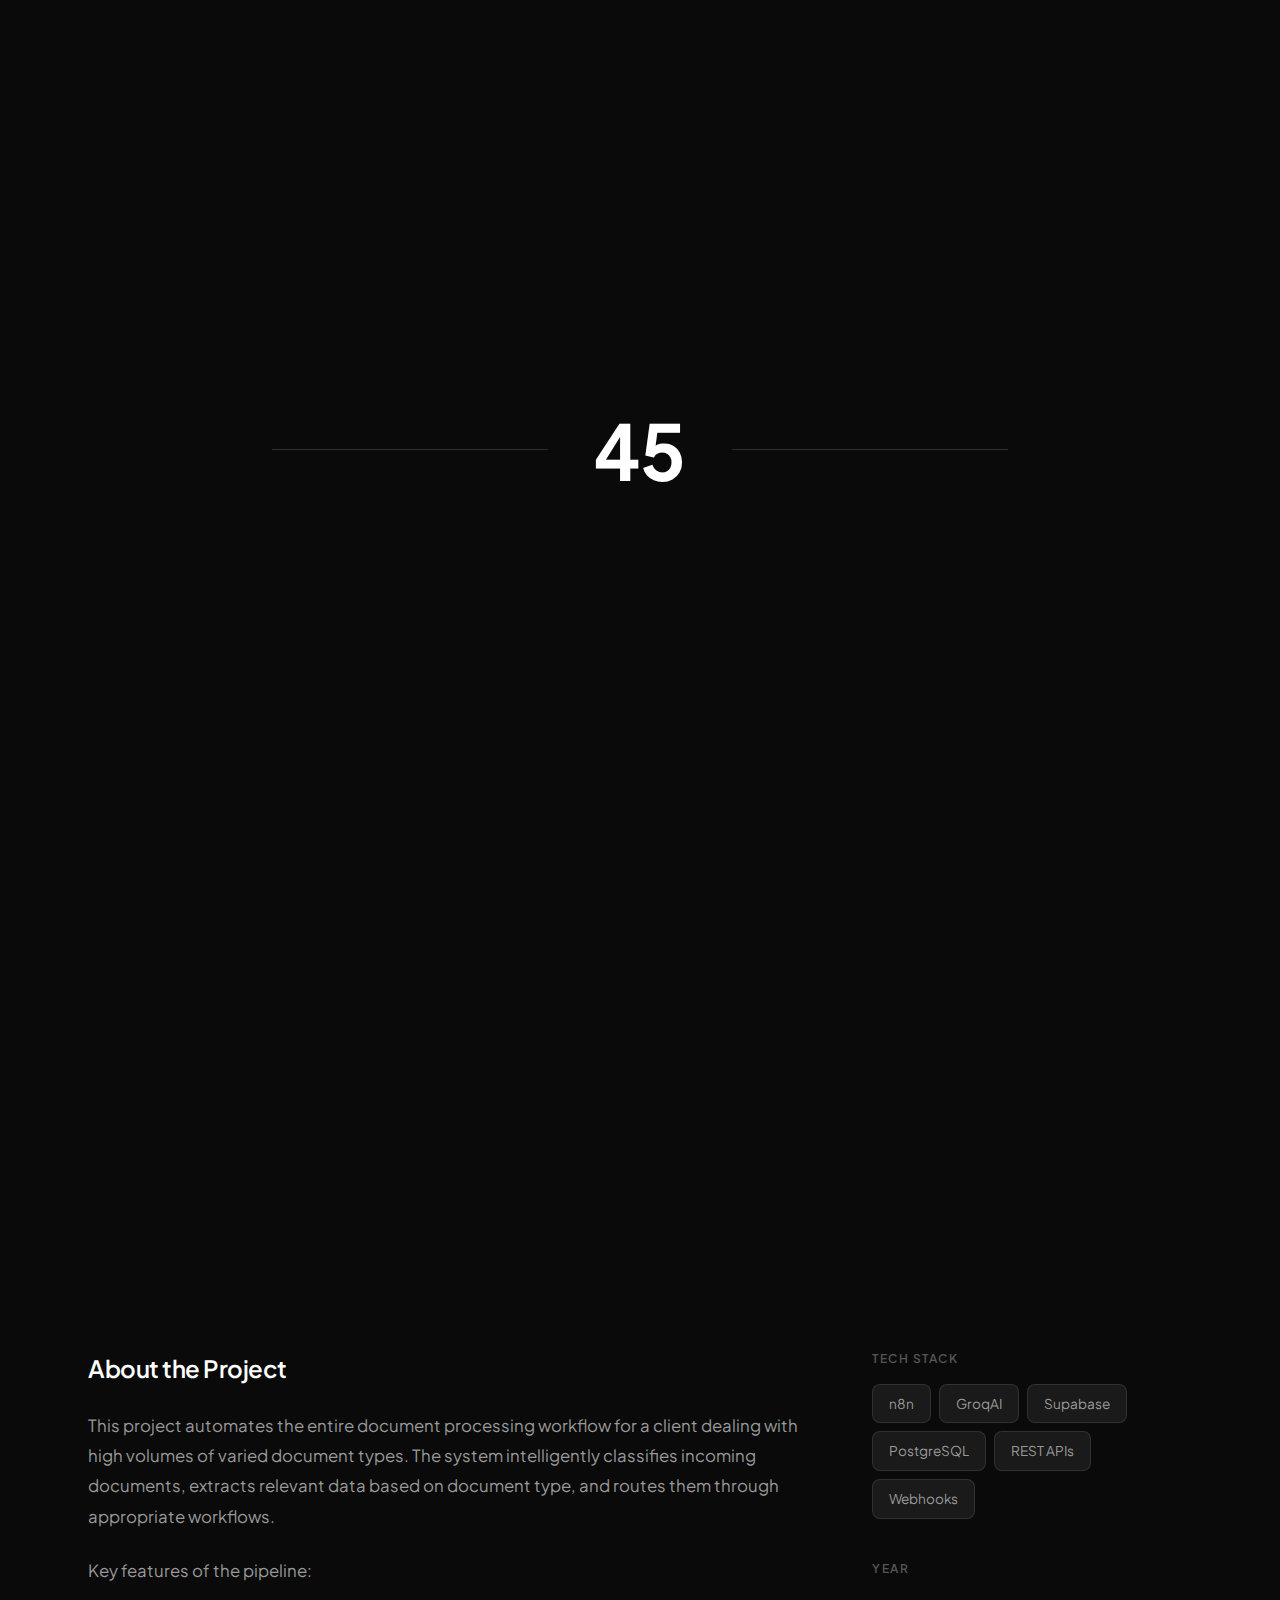
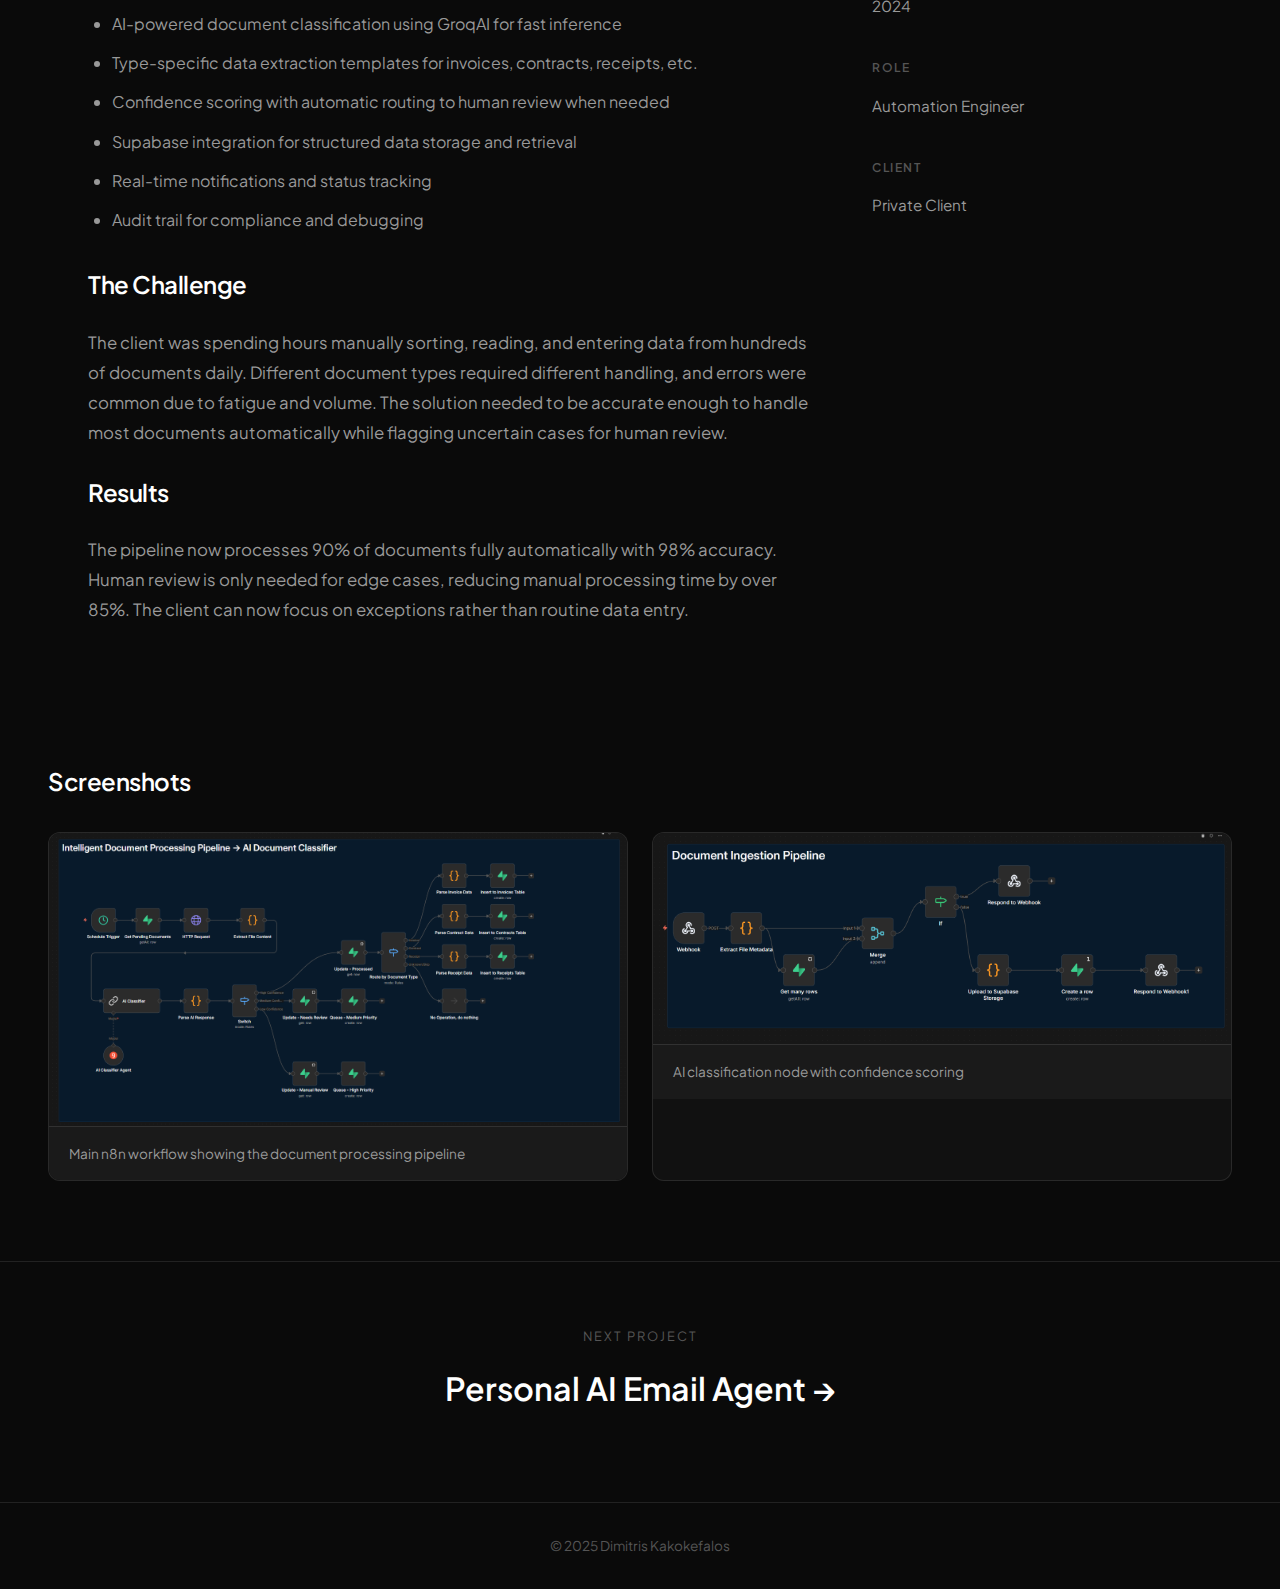
<file: pages/projects/project-document-pipeline.html>
<!DOCTYPE html>
<html lang="en">
<head>
    <meta charset="UTF-8">
    <meta name="viewport" content="width=device-width, initial-scale=1.0">
    <title>Document Ingestion Pipeline | Dimitris Kakokefalos</title>
    
    <link rel="icon" type="image/x-icon" href="/assets/favicon/favicon.ico">
    <link rel="icon" type="image/png" sizes="32x32" href="/assets/favicon/favicon-32x32.png">
    <link rel="icon" type="image/png" sizes="16x16" href="/assets/favicon/favicon-16x16.png">
    <link rel="apple-touch-icon" sizes="180x180" href="/assets/favicon/apple-touch-icon.png">

    
    <link rel="preconnect" href="https://fonts.googleapis.com">
    <link rel="preconnect" href="https://fonts.gstatic.com" crossorigin>
    <link href="https://fonts.googleapis.com/css2?family=Plus+Jakarta+Sans:wght@300;400;500;600;700&display=swap" rel="stylesheet">
    
    <!-- Preloader CSS -->
    <style>
        .preloader {
            position: fixed;
            top: 0;
            left: 0;
            width: 100%;
            height: 100%;
            background: #0a0a0a;
            z-index: 99999;
            display: flex;
            justify-content: center;
            align-items: center;
            transition: opacity 0.6s ease, visibility 0.6s ease;
        }
        .preloader.finished {
            opacity: 0;
            visibility: hidden;
            pointer-events: none;
        }
        .loader-container {
            display: flex;
            align-items: center;
            justify-content: center;
            gap: 2rem;
            width: 100%;
            max-width: 800px;
            padding: 0 2rem;
        }
        .loader-counter {
            font-family: 'Plus Jakarta Sans', sans-serif;
            font-size: clamp(3rem, 6vw, 5rem);
            font-weight: 700;
            color: #ffffff;
            line-height: 1;
            min-width: 120px;
            text-align: center;
            font-feature-settings: "tnum";
        }
        .loader-line {
            flex: 1;
            height: 1px;
            background: #888;
            opacity: 0.3;
            transform-origin: center;
            animation: expandLine 1.5s ease-out forwards;
        }
        @keyframes expandLine {
            from { transform: scaleX(0); opacity: 0; }
            to { transform: scaleX(1); opacity: 0.9; }
        }
        body.loading { overflow: hidden; }
    </style>
    
    <style>
        :root {
            --bg: #0a0a0a;
            --bg-secondary: #111;
            --bg-tertiary: #1a1a1a;
            --text: #ffffff;
            --text-secondary: #999;
            --text-muted: #555;
            --border: rgba(255,255,255,0.1);
            --accent: #fff;
            --font: 'Plus Jakarta Sans', sans-serif;
        }

        * { box-sizing: border-box; margin: 0; padding: 0; }
        html { scroll-behavior: smooth; }
        body {
            font-family: var(--font);
            background: var(--bg);
            color: var(--text);
            line-height: 1.6;
            -webkit-font-smoothing: antialiased;
            cursor: crosshair;
        }
        a { text-decoration: none; color: inherit; }

        .nav {
            position: fixed;
            top: 0; left: 0; right: 0;
            padding: 1.5rem 3rem;
            display: flex;
            justify-content: space-between;
            align-items: center;
            z-index: 100;
            background: rgba(10,10,10,0.9);
            backdrop-filter: blur(20px);
            border-bottom: 1px solid var(--border);
        }
        .nav-logo { font-weight: 600; font-size: 0.95rem; }
        .nav-back {
            display: flex;
            align-items: center;
            gap: 0.5rem;
            color: var(--text-secondary);
            font-size: 0.9rem;
            transition: color 0.2s;
        }
        .nav-back:hover { color: var(--text); }
        .nav-back svg { width: 18px; height: 18px; }

        .project-hero {
            padding: 10rem 3rem 4rem;
            max-width: 1200px;
            margin: 0 auto;
        }
        .project-meta {
            display: flex;
            align-items: center;
            gap: 1rem;
            margin-bottom: 2rem;
            flex-wrap: wrap;
        }
        .project-number {
            font-size: 0.8rem;
            color: var(--text-muted);
            font-weight: 600;
            letter-spacing: 2px;
        }
        .project-category {
            padding: 0.4rem 1rem;
            background: var(--bg-tertiary);
            border-radius: 100px;
            font-size: 0.8rem;
            color: var(--text-secondary);
        }
        .project-title {
            font-size: clamp(2.5rem, 6vw, 4.5rem);
            font-weight: 700;
            letter-spacing: -0.03em;
            line-height: 1.1;
            margin-bottom: 1.5rem;
        }
        .project-subtitle {
            font-size: 1.2rem;
            color: var(--text-secondary);
            max-width: 600px;
            line-height: 1.7;
        }

        .project-main-image {
            max-width: 1400px;
            margin: 0 auto;
            padding: 0 3rem;
        }
        .project-main-image img {
            width: 100%;
            border-radius: 16px;
            border: 1px solid var(--border);
        }

        .project-content {
            max-width: 1200px;
            margin: 0 auto;
            padding: 5rem 3rem;
            display: grid;
            grid-template-columns: 1fr 320px;
            gap: 4rem;
        }
        .project-main h2 {
            font-size: 1.5rem;
            font-weight: 600;
            margin-bottom: 1.5rem;
            letter-spacing: -0.02em;
        }
        .project-main p {
            color: var(--text-secondary);
            margin-bottom: 1.5rem;
            font-size: 1.05rem;
            line-height: 1.8;
        }
        .project-main ul {
            color: var(--text-secondary);
            margin-bottom: 2rem;
            padding-left: 1.5rem;
        }
        .project-main li {
            margin-bottom: 0.75rem;
            line-height: 1.7;
        }

        .project-sidebar {
            display: flex;
            flex-direction: column;
            gap: 2.5rem;
        }
        .sidebar-section h3 {
            font-size: 0.75rem;
            text-transform: uppercase;
            letter-spacing: 1.5px;
            color: var(--text-muted);
            margin-bottom: 1rem;
            font-weight: 600;
        }
        .tech-stack {
            display: flex;
            flex-wrap: wrap;
            gap: 0.5rem;
        }
        .tech-tag {
            padding: 0.5rem 1rem;
            background: var(--bg-tertiary);
            border: 1px solid var(--border);
            border-radius: 8px;
            font-size: 0.85rem;
            color: var(--text-secondary);
            transition: all 0.2s;
        }
        .tech-tag:hover {
            border-color: var(--text-muted);
            color: var(--text);
        }
        .project-year, .project-role, .project-client {
            color: var(--text-secondary);
            font-size: 0.95rem;
        }

        .screenshots-section {
            max-width: 1400px;
            margin: 0 auto;
            padding: 2rem 3rem 5rem;
        }
        .screenshots-section h2 {
            font-size: 1.5rem;
            font-weight: 600;
            margin-bottom: 2rem;
            letter-spacing: -0.02em;
        }
        .screenshots-grid {
            display: grid;
            grid-template-columns: repeat(2, 1fr);
            gap: 1.5rem;
        }
        .screenshot {
            position: relative;
            border-radius: 12px;
            overflow: hidden;
            border: 1px solid var(--border);
            background: var(--bg-secondary);
            transition: transform 0.3s ease, border-color 0.3s;
        }
        .screenshot:hover {
            transform: translateY(-4px);
            border-color: var(--text-muted);
        }
        .screenshot img {
            width: 100%;
            display: block;
        }
        .screenshot-caption {
            padding: 1rem 1.25rem;
            font-size: 0.85rem;
            color: var(--text-secondary);
            background: var(--bg-tertiary);
            border-top: 1px solid var(--border);
        }

        .next-project {
            border-top: 1px solid var(--border);
            padding: 4rem 3rem;
            text-align: center;
        }
        .next-label {
            font-size: 0.8rem;
            text-transform: uppercase;
            letter-spacing: 2px;
            color: var(--text-muted);
            margin-bottom: 1rem;
        }
        .next-title {
            font-size: 2rem;
            font-weight: 600;
            margin-bottom: 1.5rem;
            transition: opacity 0.2s;
        }
        .next-title:hover { opacity: 0.7; }

        .page-footer {
            padding: 2rem 3rem;
            text-align: center;
            border-top: 1px solid var(--border);
        }
        .page-footer p {
            color: var(--text-muted);
            font-size: 0.85rem;
        }

        .fade-in {
            opacity: 0;
            transform: translateY(30px);
            animation: fadeUp 0.8s ease forwards;
        }
        .fade-in:nth-child(1) { animation-delay: 0.1s; }
        .fade-in:nth-child(2) { animation-delay: 0.2s; }
        .fade-in:nth-child(3) { animation-delay: 0.3s; }
        @keyframes fadeUp {
            to { opacity: 1; transform: translateY(0); }
        }

        @media (max-width: 900px) {
            .nav { padding: 1rem 1.5rem; }
            .project-hero { padding: 8rem 1.5rem 3rem; }
            .project-title { font-size: 2.2rem; }
            .project-subtitle { font-size: 1rem; }
            .project-main-image { padding: 0 1.5rem; }
            .project-content {
                grid-template-columns: 1fr;
                padding: 3rem 1.5rem;
                gap: 3rem;
            }
            .project-sidebar {
                order: -1;
                flex-direction: row;
                flex-wrap: wrap;
                gap: 2rem;
            }
            .sidebar-section { flex: 1; min-width: 140px; }
            .screenshots-section { padding: 2rem 1.5rem 4rem; }
            .screenshots-grid { grid-template-columns: 1fr; }
            .next-project { padding: 3rem 1.5rem; }
            .next-title { font-size: 1.5rem; }
        }
        a { color: var(--accent); }
        /* Κρατάει τον σταυρό ακόμα και όταν το ποντίκι είναι πάνω από links/buttons */
        a, button, .btn, .project-card, .hover-text span {
        cursor: crosshair !important;
}
    </style>
</head>
<body>
    <!-- Preloader -->
    <div class="preloader" id="preloader">
        <div class="loader-container">
            <div class="loader-line"></div>
            <span class="loader-counter" id="loaderCounter">0</span>
            <div class="loader-line"></div>
        </div>
    </div>

    <!-- Navigation -->
    <nav class="nav">
        <a href="../../index.html" class="nav-logo">Dimitris Kakokefalos</a>
        <a href="../work.html" class="nav-back">
            <svg viewBox="0 0 24 24" fill="none" stroke="currentColor" stroke-width="2">
                <path d="M19 12H5M12 19l-7-7 7-7"/>
            </svg>
            <span>All Projects</span>
        </a>
    </nav>

    <!-- Hero -->
    <header class="project-hero">
        <div class="project-meta fade-in">
            <span class="project-number">PROJECT 02</span>
            <span class="project-category">AI Automation</span>
        </div>
        <h1 class="project-title fade-in">Document Ingestion Pipeline</h1>
        <p class="project-subtitle fade-in">Automated document ingestion system with AI classification, type-specific data extraction, and confidence-based routing with human-in-the-loop review.</p>
    </header>

    <!-- Main Image -->
    <div class="project-main-image fade-in">
        <img src="../../assets/pictures/Document Ingestion Pipeline.png" alt="Document Ingestion Pipeline">
    </div>

    <!-- Content -->
    <section class="project-content">
        <div class="project-main">
            <h2>About the Project</h2>
            <p>This project automates the entire document processing workflow for a client dealing with high volumes of varied document types. The system intelligently classifies incoming documents, extracts relevant data based on document type, and routes them through appropriate workflows.</p>
            
            <p>Key features of the pipeline:</p>
            <ul>
                <li>AI-powered document classification using GroqAI for fast inference</li>
                <li>Type-specific data extraction templates for invoices, contracts, receipts, etc.</li>
                <li>Confidence scoring with automatic routing to human review when needed</li>
                <li>Supabase integration for structured data storage and retrieval</li>
                <li>Real-time notifications and status tracking</li>
                <li>Audit trail for compliance and debugging</li>
            </ul>

            <h2>The Challenge</h2>
            <p>The client was spending hours manually sorting, reading, and entering data from hundreds of documents daily. Different document types required different handling, and errors were common due to fatigue and volume. The solution needed to be accurate enough to handle most documents automatically while flagging uncertain cases for human review.</p>

            <h2>Results</h2>
            <p>The pipeline now processes 90% of documents fully automatically with 98% accuracy. Human review is only needed for edge cases, reducing manual processing time by over 85%. The client can now focus on exceptions rather than routine data entry.</p>
        </div>

        <aside class="project-sidebar">
            <div class="sidebar-section">
                <h3>Tech Stack</h3>
                <div class="tech-stack">
                    <span class="tech-tag">n8n</span>
                    <span class="tech-tag">GroqAI</span>
                    <span class="tech-tag">Supabase</span>
                    <span class="tech-tag">PostgreSQL</span>
                    <span class="tech-tag">REST APIs</span>
                    <span class="tech-tag">Webhooks</span>
                </div>
            </div>

            <div class="sidebar-section">
                <h3>Year</h3>
                <p class="project-year">2024</p>
            </div>

            <div class="sidebar-section">
                <h3>Role</h3>
                <p class="project-role">Automation Engineer</p>
            </div>

            <div class="sidebar-section">
                <h3>Client</h3>
                <p class="project-client">Private Client</p>
            </div>
        </aside>
    </section>

    <!-- Screenshots -->
    <section class="screenshots-section">
        <h2>Screenshots</h2>
        <div class="screenshots-grid">
            <div class="screenshot">
                <img src="../../assets/pictures/idp.png" alt="Pipeline Overview">
                <div class="screenshot-caption">Main n8n workflow showing the document processing pipeline</div>
            </div>
            <div class="screenshot">
                <img src="../../assets/pictures/ai_classificier.png" alt="Classification">
                <div class="screenshot-caption">AI classification node with confidence scoring</div>
            </div>
        </div>
    </section>

    <!-- Next Project -->
    <section class="next-project">
        <p class="next-label">Next Project</p>
        <a href="project-email-agent.html">
            <h3 class="next-title">Personal AI Email Agent →</h3>
        </a>
    </section>

    <!-- Footer -->
    <footer class="page-footer">
        <p>© 2025 Dimitris Kakokefalos</p>
    </footer>

    <!-- Preloader Script -->
    <script src="../../js/preloader.js"></script>
</body>
</html>
</file>
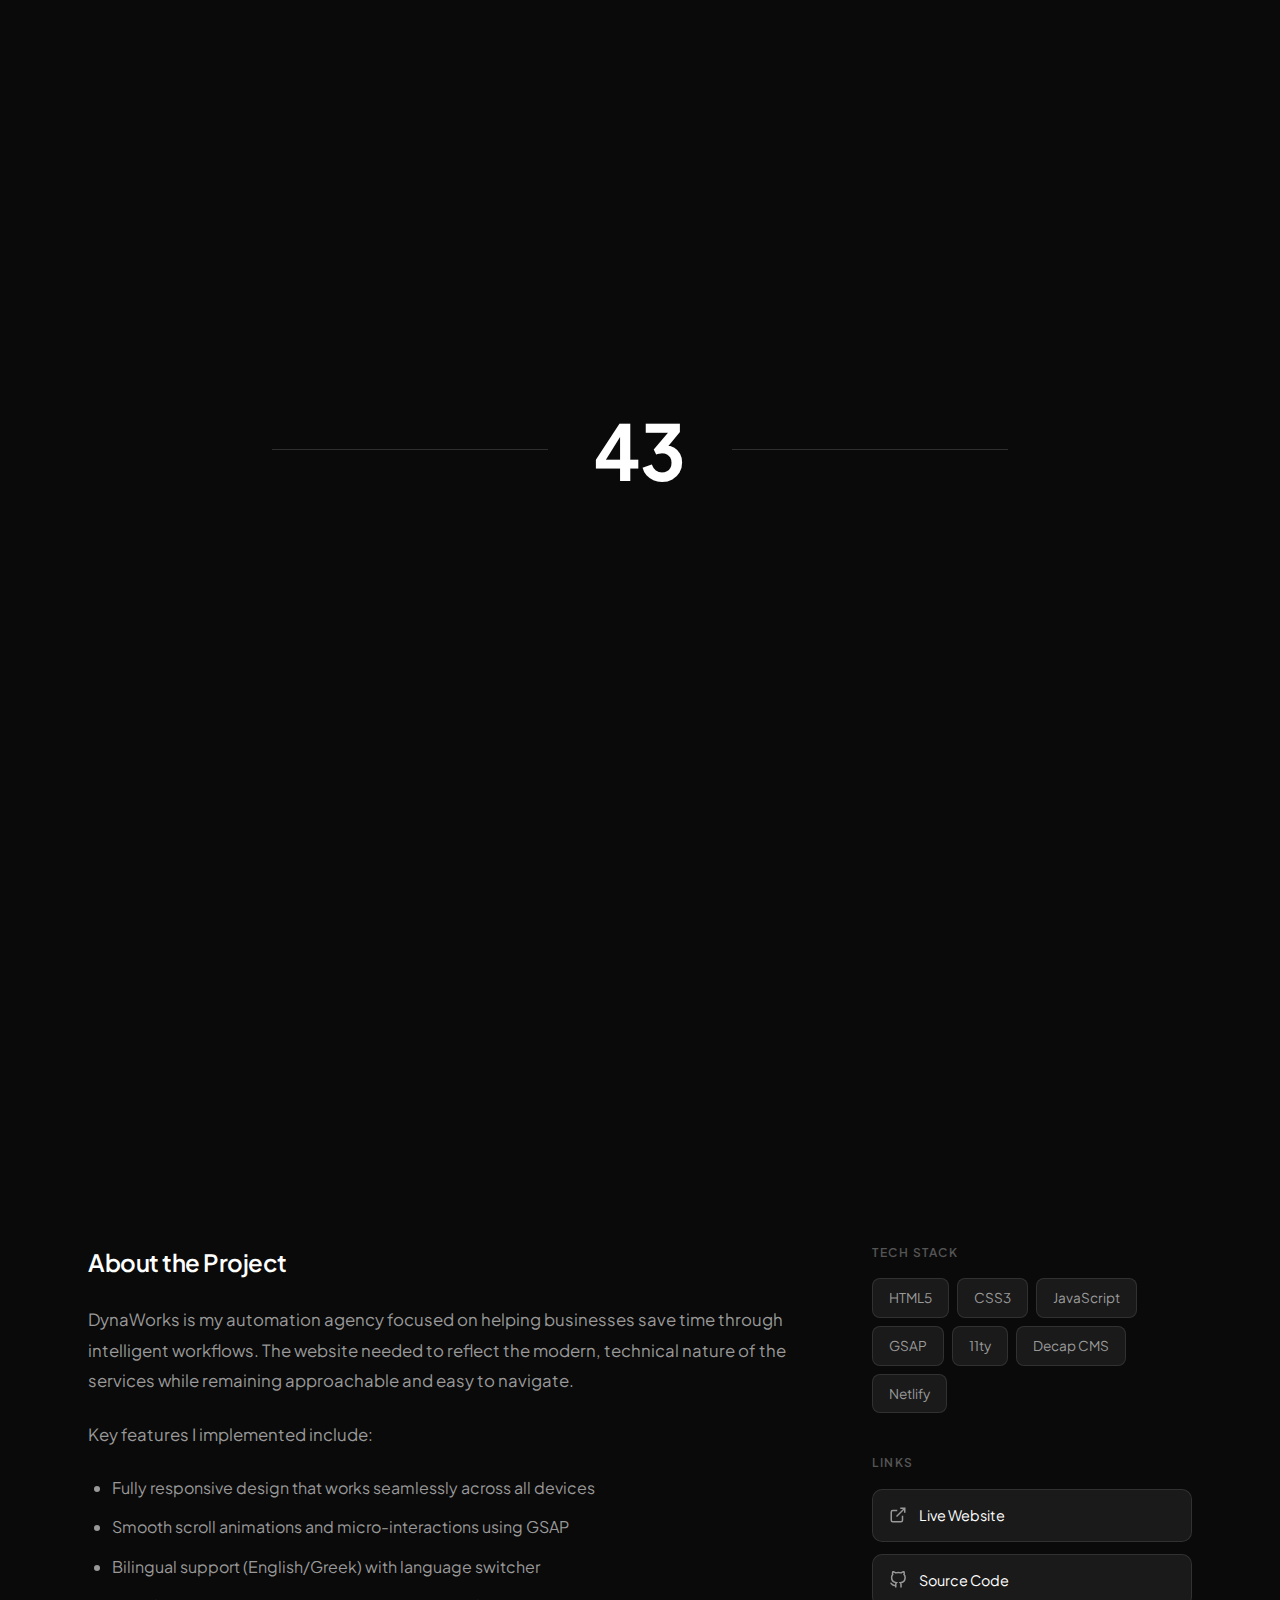
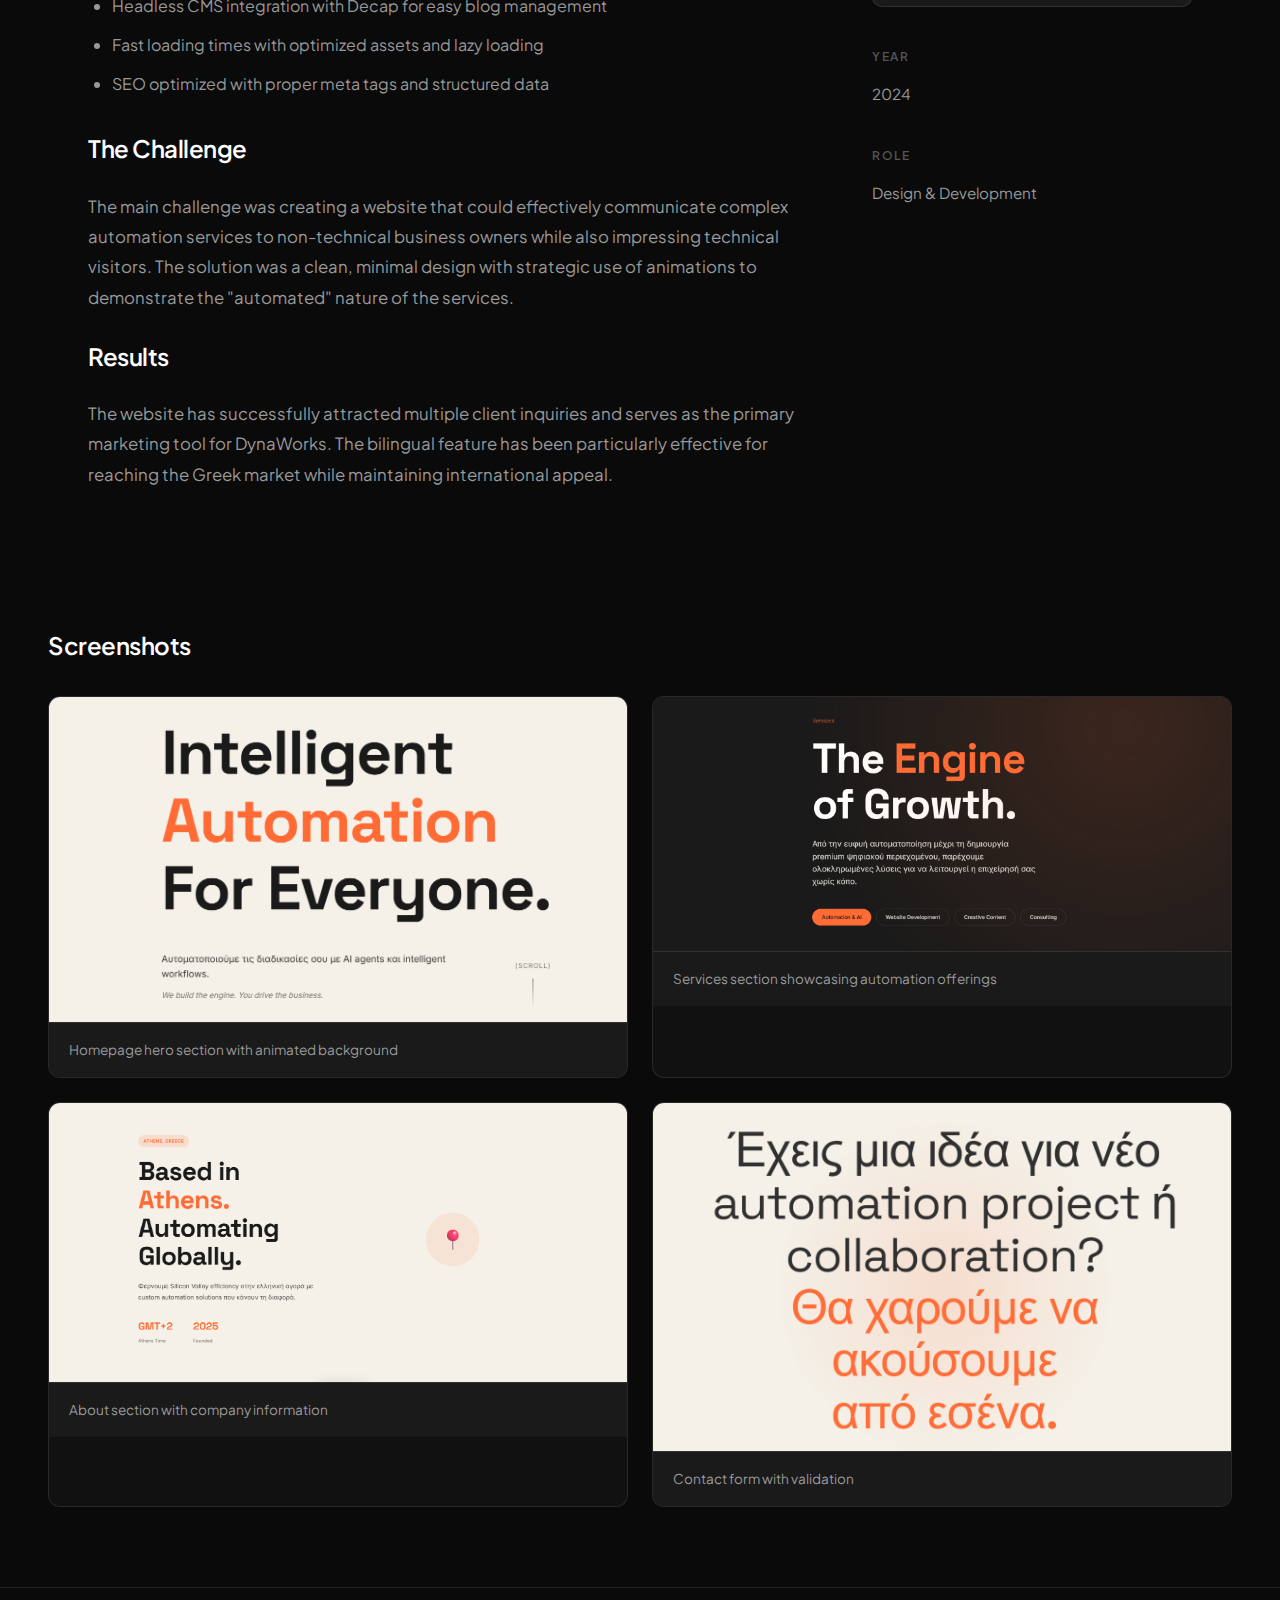
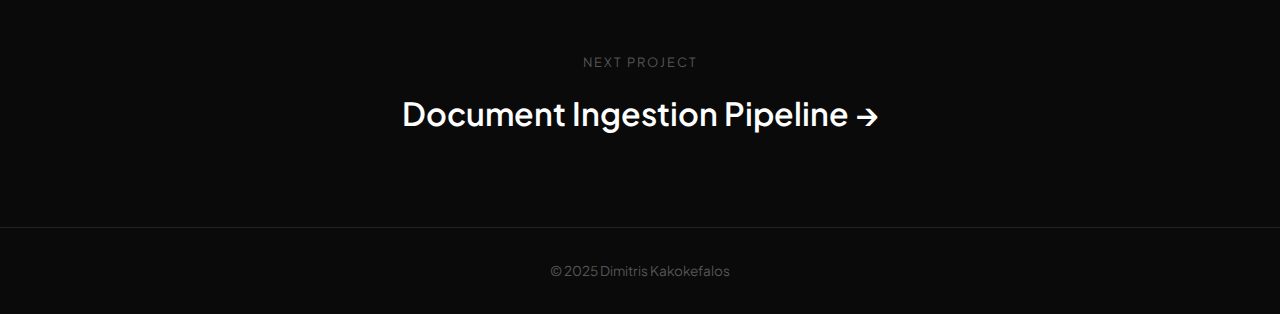
<file: pages/projects/project-dynaworks.html>
<!DOCTYPE html>
<html lang="en">
<head>
    <meta charset="UTF-8">
    <meta name="viewport" content="width=device-width, initial-scale=1.0">
    <title>DynaWorks Agency | Dimitris Kakokefalos</title>
    
    <link rel="icon" type="image/x-icon" href="/assets/favicon/favicon.ico">
    <link rel="icon" type="image/png" sizes="32x32" href="/assets/favicon/favicon-32x32.png">
    <link rel="icon" type="image/png" sizes="16x16" href="/assets/favicon/favicon-16x16.png">
    <link rel="apple-touch-icon" sizes="180x180" href="/assets/favicon/apple-touch-icon.png">

    
    <link rel="preconnect" href="https://fonts.googleapis.com">
    <link rel="preconnect" href="https://fonts.gstatic.com" crossorigin>
    <link href="https://fonts.googleapis.com/css2?family=Plus+Jakarta+Sans:wght@300;400;500;600;700&display=swap" rel="stylesheet">
    
    <!-- Preloader CSS -->
    <style>
        .preloader {
            position: fixed;
            top: 0;
            left: 0;
            width: 100%;
            height: 100%;
            background: #0a0a0a;
            z-index: 99999;
            display: flex;
            justify-content: center;
            align-items: center;
            transition: opacity 0.6s ease, visibility 0.6s ease;
        }
        .preloader.finished {
            opacity: 0;
            visibility: hidden;
            pointer-events: none;
        }
        .loader-container {
            display: flex;
            align-items: center;
            justify-content: center;
            gap: 2rem;
            width: 100%;
            max-width: 800px;
            padding: 0 2rem;
        }
        .loader-counter {
            font-family: 'Plus Jakarta Sans', sans-serif;
            font-size: clamp(3rem, 6vw, 5rem);
            font-weight: 700;
            color: #ffffff;
            line-height: 1;
            min-width: 120px;
            text-align: center;
            font-feature-settings: "tnum";
        }
        .loader-line {
            flex: 1;
            height: 1px;
            background: #888;
            opacity: 0.3;
            transform-origin: center;
            animation: expandLine 1.5s ease-out forwards;
        }
        @keyframes expandLine {
            from { transform: scaleX(0); opacity: 0; }
            to { transform: scaleX(1); opacity: 0.9; }
        }
        body.loading { overflow: hidden; }
    </style>
    
    <style>
        :root {
            --bg: #0a0a0a;
            --bg-secondary: #111;
            --bg-tertiary: #1a1a1a;
            --text: #ffffff;
            --text-secondary: #999;
            --text-muted: #555;
            --border: rgba(255,255,255,0.1);
            --accent: #fff;
            --font: 'Plus Jakarta Sans', sans-serif;
        }

        * { box-sizing: border-box; margin: 0; padding: 0; }

        html { scroll-behavior: smooth; }

        body {
            font-family: var(--font);
            background: var(--bg);
            color: var(--text);
            line-height: 1.6;
            -webkit-font-smoothing: antialiased;
            cursor: crosshair;
        }

        a { text-decoration: none; color: inherit; }

        /* Navigation */
        .nav {
            position: fixed;
            top: 0; left: 0; right: 0;
            padding: 1.5rem 3rem;
            display: flex;
            justify-content: space-between;
            align-items: center;
            z-index: 100;
            background: rgba(10,10,10,0.9);
            backdrop-filter: blur(20px);
            border-bottom: 1px solid var(--border);
        }

        .nav-logo {
            font-weight: 600;
            font-size: 0.95rem;
        }

        .nav-back {
            display: flex;
            align-items: center;
            gap: 0.5rem;
            color: var(--text-secondary);
            font-size: 0.9rem;
            transition: color 0.2s;
        }

        .nav-back:hover { color: var(--text); }
        .nav-back svg { width: 18px; height: 18px; }

        /* Hero Section */
        .project-hero {
            padding: 10rem 3rem 4rem;
            max-width: 1200px;
            margin: 0 auto;
        }

        .project-meta {
            display: flex;
            align-items: center;
            gap: 1rem;
            margin-bottom: 2rem;
            flex-wrap: wrap;
        }

        .project-number {
            font-size: 0.8rem;
            color: var(--text-muted);
            font-weight: 600;
            letter-spacing: 2px;
        }

        .project-category {
            padding: 0.4rem 1rem;
            background: var(--bg-tertiary);
            border-radius: 100px;
            font-size: 0.8rem;
            color: var(--text-secondary);
        }

        .project-title {
            font-size: clamp(2.5rem, 6vw, 4.5rem);
            font-weight: 700;
            letter-spacing: -0.03em;
            line-height: 1.1;
            margin-bottom: 1.5rem;
        }

        .project-subtitle {
            font-size: 1.2rem;
            color: var(--text-secondary);
            max-width: 600px;
            line-height: 1.7;
        }

        /* Main Image */
        .project-main-image {
            max-width: 1400px;
            margin: 0 auto;
            padding: 0 3rem;
        }

        .project-main-image img {
            width: 100%;
            border-radius: 16px;
            border: 1px solid var(--border);
        }

        /* Content Grid */
        .project-content {
            max-width: 1200px;
            margin: 0 auto;
            padding: 5rem 3rem;
            display: grid;
            grid-template-columns: 1fr 320px;
            gap: 4rem;
        }

        /* Main Content */
        .project-main h2 {
            font-size: 1.5rem;
            font-weight: 600;
            margin-bottom: 1.5rem;
            letter-spacing: -0.02em;
        }

        .project-main p {
            color: var(--text-secondary);
            margin-bottom: 1.5rem;
            font-size: 1.05rem;
            line-height: 1.8;
        }

        .project-main ul {
            color: var(--text-secondary);
            margin-bottom: 2rem;
            padding-left: 1.5rem;
        }

        .project-main li {
            margin-bottom: 0.75rem;
            line-height: 1.7;
        }

        /* Sidebar */
        .project-sidebar {
            display: flex;
            flex-direction: column;
            gap: 2.5rem;
        }

        .sidebar-section h3 {
            font-size: 0.75rem;
            text-transform: uppercase;
            letter-spacing: 1.5px;
            color: var(--text-muted);
            margin-bottom: 1rem;
            font-weight: 600;
        }

        .tech-stack {
            display: flex;
            flex-wrap: wrap;
            gap: 0.5rem;
        }

        .tech-tag {
            padding: 0.5rem 1rem;
            background: var(--bg-tertiary);
            border: 1px solid var(--border);
            border-radius: 8px;
            font-size: 0.85rem;
            color: var(--text-secondary);
            transition: all 0.2s;
        }

        .tech-tag:hover {
            border-color: var(--text-muted);
            color: var(--text);
        }

        .project-links {
            display: flex;
            flex-direction: column;
            gap: 0.75rem;
        }

        .project-link {
            display: flex;
            align-items: center;
            gap: 0.75rem;
            padding: 0.875rem 1rem;
            background: var(--bg-tertiary);
            border: 1px solid var(--border);
            border-radius: 10px;
            font-size: 0.9rem;
            color: var(--text);
            transition: all 0.2s;
        }

        .project-link:hover {
            background: var(--bg-secondary);
            border-color: var(--text-muted);
            transform: translateX(4px);
        }

        .project-link svg {
            width: 18px;
            height: 18px;
            color: var(--text-secondary);
        }

        .project-year, .project-role {
            color: var(--text-secondary);
            font-size: 0.95rem;
        }

        /* Screenshots Gallery */
        .screenshots-section {
            max-width: 1400px;
            margin: 0 auto;
            padding: 2rem 3rem 5rem;
        }

        .screenshots-section h2 {
            font-size: 1.5rem;
            font-weight: 600;
            margin-bottom: 2rem;
            letter-spacing: -0.02em;
        }

        .screenshots-grid {
            display: grid;
            grid-template-columns: repeat(2, 1fr);
            gap: 1.5rem;
        }

        .screenshot {
            position: relative;
            border-radius: 12px;
            overflow: hidden;
            border: 1px solid var(--border);
            background: var(--bg-secondary);
            transition: transform 0.3s ease, border-color 0.3s;
        }

        .screenshot:hover {
            transform: translateY(-4px);
            border-color: var(--text-muted);
        }

        .screenshot img {
            width: 100%;
            display: block;
        }

        .screenshot-caption {
            padding: 1rem 1.25rem;
            font-size: 0.85rem;
            color: var(--text-secondary);
            background: var(--bg-tertiary);
            border-top: 1px solid var(--border);
        }

        /* Next Project */
        .next-project {
            border-top: 1px solid var(--border);
            padding: 4rem 3rem;
            text-align: center;
        }

        .next-label {
            font-size: 0.8rem;
            text-transform: uppercase;
            letter-spacing: 2px;
            color: var(--text-muted);
            margin-bottom: 1rem;
        }

        .next-title {
            font-size: 2rem;
            font-weight: 600;
            margin-bottom: 1.5rem;
            transition: opacity 0.2s;
        }

        .next-title:hover {
            opacity: 0.7;
        }

        /* Footer */
        .page-footer {
            padding: 2rem 3rem;
            text-align: center;
            border-top: 1px solid var(--border);
        }

        .page-footer p {
            color: var(--text-muted);
            font-size: 0.85rem;
        }

        /* Animations */
        .fade-in {
            opacity: 0;
            transform: translateY(30px);
            animation: fadeUp 0.8s ease forwards;
        }

        .fade-in:nth-child(1) { animation-delay: 0.1s; }
        .fade-in:nth-child(2) { animation-delay: 0.2s; }
        .fade-in:nth-child(3) { animation-delay: 0.3s; }

        @keyframes fadeUp {
            to { opacity: 1; transform: translateY(0); }
        }

        /* Mobile */
        @media (max-width: 900px) {
            .nav { padding: 1rem 1.5rem; }
            
            .project-hero { padding: 8rem 1.5rem 3rem; }
            .project-title { font-size: 2.2rem; }
            .project-subtitle { font-size: 1rem; }
            
            .project-main-image { padding: 0 1.5rem; }
            
            .project-content {
                grid-template-columns: 1fr;
                padding: 3rem 1.5rem;
                gap: 3rem;
            }
            
            .project-sidebar {
                order: -1;
                flex-direction: row;
                flex-wrap: wrap;
                gap: 2rem;
            }
            
            .sidebar-section {
                flex: 1;
                min-width: 140px;
            }
            
            .screenshots-section { padding: 2rem 1.5rem 4rem; }
            
            .screenshots-grid {
                grid-template-columns: 1fr;
            }
            
            .next-project { padding: 3rem 1.5rem; }
            .next-title { font-size: 1.5rem; }
        }
        a { color: var(--accent); }
        /* Κρατάει τον σταυρό ακόμα και όταν το ποντίκι είναι πάνω από links/buttons */
        a, button, .btn, .project-card, .hover-text span {
        cursor: crosshair !important;
}
    </style>
</head>
<body>
    <!-- Preloader -->
    <div class="preloader" id="preloader">
        <div class="loader-container">
            <div class="loader-line"></div>
            <span class="loader-counter" id="loaderCounter">0</span>
            <div class="loader-line"></div>
        </div>
    </div>

    <!-- Navigation -->
    <nav class="nav">
        <a href="../../index.html" class="nav-logo">Dimitris Kakokefalos</a>
        <a href="../work.html" class="nav-back">
            <svg viewBox="0 0 24 24" fill="none" stroke="currentColor" stroke-width="2">
                <path d="M19 12H5M12 19l-7-7 7-7"/>
            </svg>
            <span>All Projects</span>
        </a>
    </nav>

    <!-- Hero -->
    <header class="project-hero">
        <div class="project-meta fade-in">
            <span class="project-number">PROJECT 01</span>
            <span class="project-category">Web Development</span>
        </div>
        <h1 class="project-title fade-in">DynaWorks Agency</h1>
        <p class="project-subtitle fade-in">A modern automation agency website built from scratch with smooth animations, bilingual support, and a headless CMS for easy content management.</p>
    </header>

    <!-- Main Image -->
    <div class="project-main-image fade-in">
        <img src="../../assets/pictures/dynaworks.png" alt="DynaWorks Website Hero">
    </div>

    <!-- Content -->
    <section class="project-content">
        <div class="project-main">
            <h2>About the Project</h2>
            <p>DynaWorks is my automation agency focused on helping businesses save time through intelligent workflows. The website needed to reflect the modern, technical nature of the services while remaining approachable and easy to navigate.</p>
            
            <p>Key features I implemented include:</p>
            <ul>
                <li>Fully responsive design that works seamlessly across all devices</li>
                <li>Smooth scroll animations and micro-interactions using GSAP</li>
                <li>Bilingual support (English/Greek) with language switcher</li>
                <li>Headless CMS integration with Decap for easy blog management</li>
                <li>Fast loading times with optimized assets and lazy loading</li>
                <li>SEO optimized with proper meta tags and structured data</li>
            </ul>

            <h2>The Challenge</h2>
            <p>The main challenge was creating a website that could effectively communicate complex automation services to non-technical business owners while also impressing technical visitors. The solution was a clean, minimal design with strategic use of animations to demonstrate the "automated" nature of the services.</p>

            <h2>Results</h2>
            <p>The website has successfully attracted multiple client inquiries and serves as the primary marketing tool for DynaWorks. The bilingual feature has been particularly effective for reaching the Greek market while maintaining international appeal.</p>
        </div>

        <aside class="project-sidebar">
            <div class="sidebar-section">
                <h3>Tech Stack</h3>
                <div class="tech-stack">
                    <span class="tech-tag">HTML5</span>
                    <span class="tech-tag">CSS3</span>
                    <span class="tech-tag">JavaScript</span>
                    <span class="tech-tag">GSAP</span>
                    <span class="tech-tag">11ty</span>
                    <span class="tech-tag">Decap CMS</span>
                    <span class="tech-tag">Netlify</span>
                </div>
            </div>

            <div class="sidebar-section">
                <h3>Links</h3>
                <div class="project-links">
                    <a href="https://dynaworks.netlify.app/pages/" target="_blank" class="project-link">
                        <svg viewBox="0 0 24 24" fill="none" stroke="currentColor" stroke-width="2">
                            <path d="M18 13v6a2 2 0 0 1-2 2H5a2 2 0 0 1-2-2V8a2 2 0 0 1 2-2h6"/>
                            <polyline points="15 3 21 3 21 9"/>
                            <line x1="10" y1="14" x2="21" y2="3"/>
                        </svg>
                        <span>Live Website</span>
                    </a>
                    <a href="https://github.com/DimitrisKakokefalos" target="_blank" class="project-link">
                        <svg viewBox="0 0 24 24" fill="none" stroke="currentColor" stroke-width="2">
                            <path d="M9 19c-5 1.5-5-2.5-7-3m14 6v-3.87a3.37 3.37 0 0 0-.94-2.61c3.14-.35 6.44-1.54 6.44-7A5.44 5.44 0 0 0 20 4.77 5.07 5.07 0 0 0 19.91 1S18.73.65 16 2.48a13.38 13.38 0 0 0-7 0C6.27.65 5.09 1 5.09 1A5.07 5.07 0 0 0 5 4.77a5.44 5.44 0 0 0-1.5 3.78c0 5.42 3.3 6.61 6.44 7A3.37 3.37 0 0 0 9 18.13V22"/>
                        </svg>
                        <span>Source Code</span>
                    </a>
                </div>
            </div>

            <div class="sidebar-section">
                <h3>Year</h3>
                <p class="project-year">2024</p>
            </div>

            <div class="sidebar-section">
                <h3>Role</h3>
                <p class="project-role">Design & Development</p>
            </div>
        </aside>
    </section>

    <!-- Screenshots -->
    <section class="screenshots-section">
        <h2>Screenshots</h2>
        <div class="screenshots-grid">
            <div class="screenshot">
                <img src="../../assets/pictures/dynaworks.png" alt="Homepage">
                <div class="screenshot-caption">Homepage hero section with animated background</div>
            </div>
            <div class="screenshot">
                <img src="../../assets/pictures/services_section.png" alt="Services">
                <div class="screenshot-caption">Services section showcasing automation offerings</div>
            </div>
            <div class="screenshot">
                <img src="../../assets/pictures/about_section.png" alt="About">
                <div class="screenshot-caption">About section with company information</div>
            </div>
            <div class="screenshot">
                <img src="../../assets/pictures/contact.png" alt="Contact">
                <div class="screenshot-caption">Contact form with validation</div>
            </div>
        </div>
    </section>

    <!-- Next Project -->
    <section class="next-project">
        <p class="next-label">Next Project</p>
        <a href="project-document-pipeline.html">
            <h3 class="next-title">Document Ingestion Pipeline →</h3>
        </a>
    </section>

    <!-- Footer -->
    <footer class="page-footer">
        <p>© 2025 Dimitris Kakokefalos</p>
    </footer>

    <!-- Preloader Script -->
    <script src="../../js/preloader.js"></script>
</body>
</html>
</file>
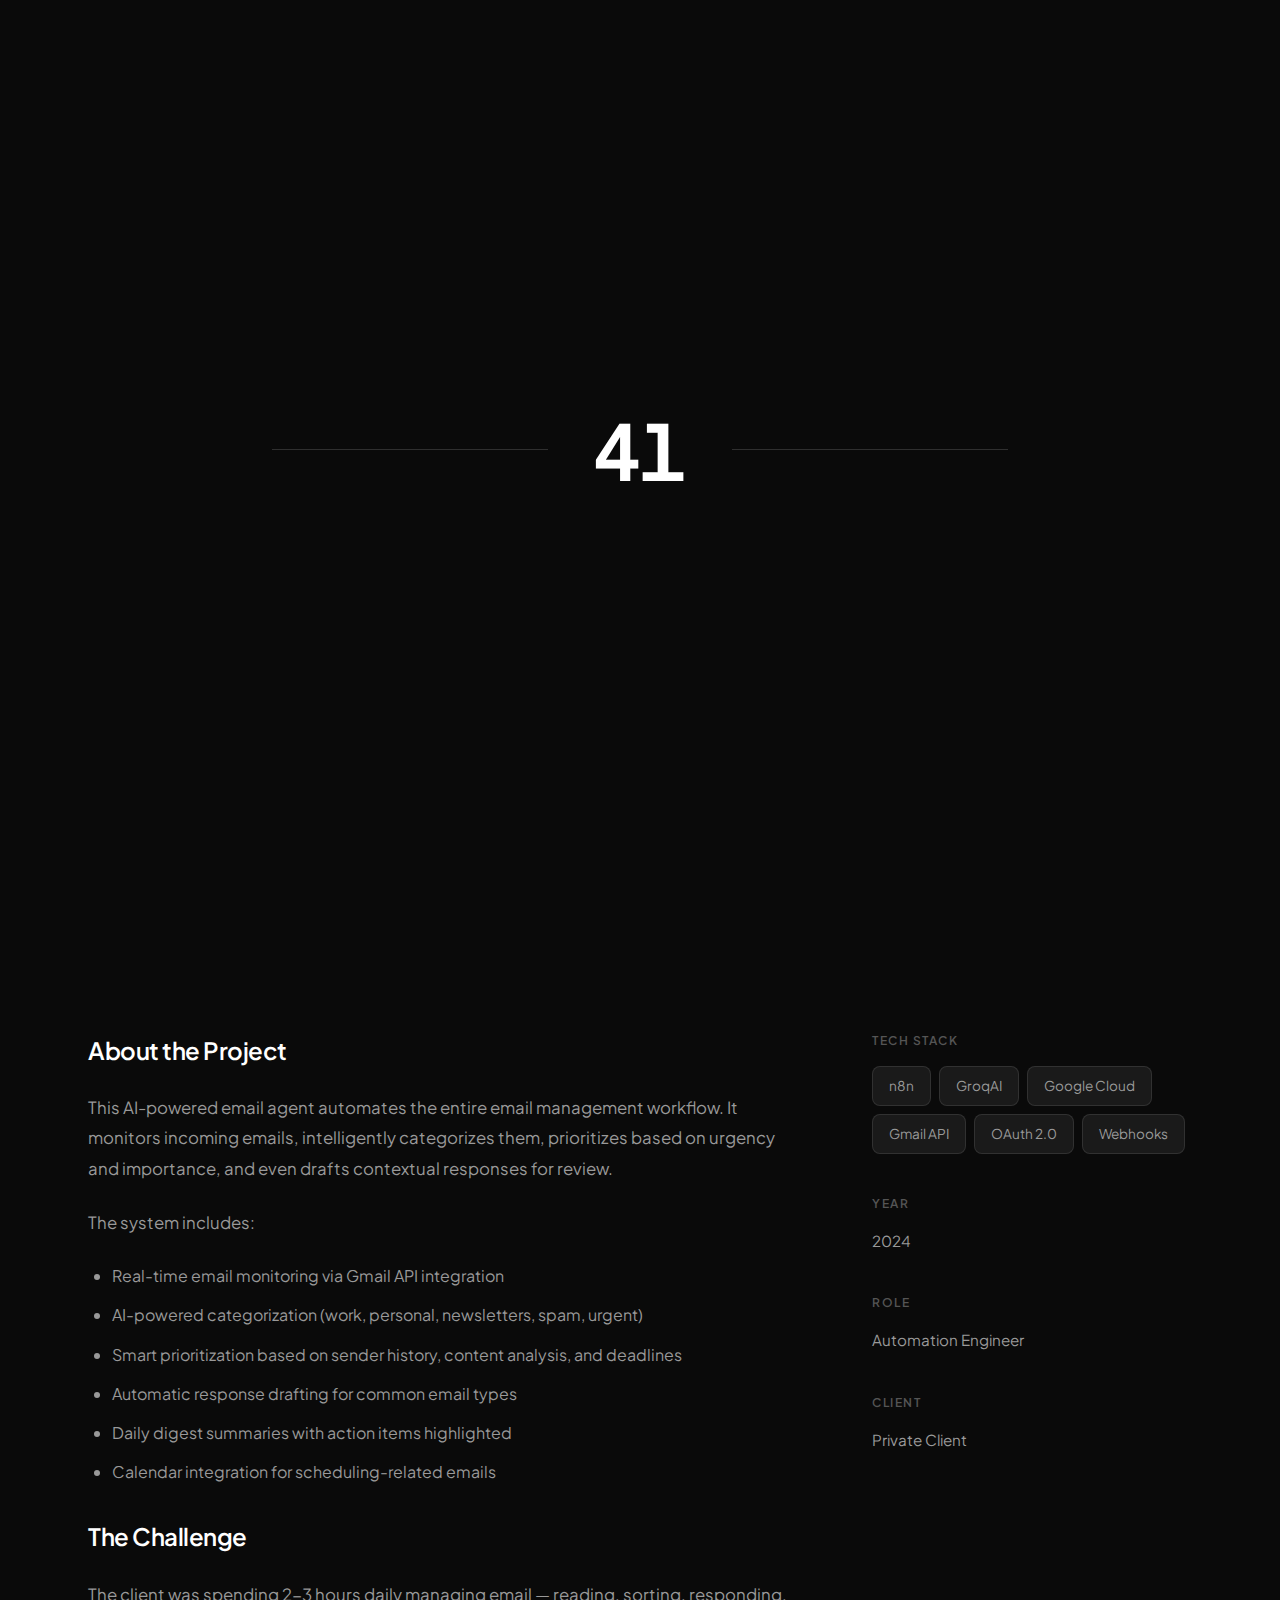
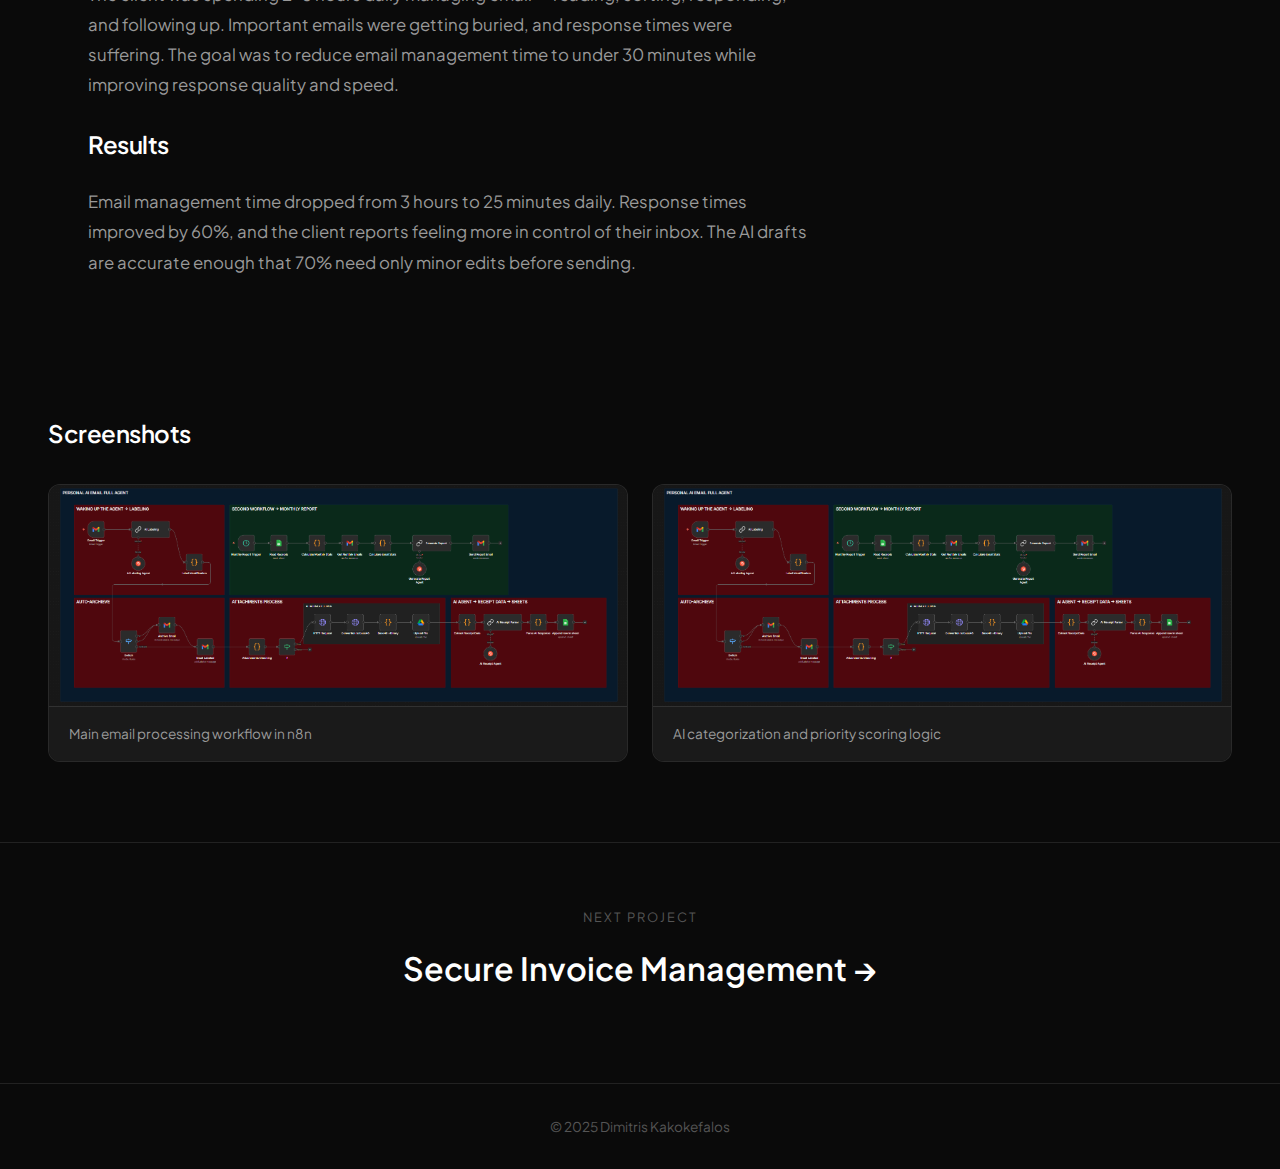
<file: pages/projects/project-email-agent.html>
<!DOCTYPE html>
<html lang="en">
<head>
    <meta charset="UTF-8">
    <meta name="viewport" content="width=device-width, initial-scale=1.0">
    <title>Personal AI Email Agent | Dimitris Kakokefalos</title>
    
    <link rel="icon" type="image/x-icon" href="/assets/favicon/favicon.ico">
    <link rel="icon" type="image/png" sizes="32x32" href="/assets/favicon/favicon-32x32.png">
    <link rel="icon" type="image/png" sizes="16x16" href="/assets/favicon/favicon-16x16.png">
    <link rel="apple-touch-icon" sizes="180x180" href="/assets/favicon/apple-touch-icon.png">

    
    <link rel="preconnect" href="https://fonts.googleapis.com">
    <link rel="preconnect" href="https://fonts.gstatic.com" crossorigin>
    <link href="https://fonts.googleapis.com/css2?family=Plus+Jakarta+Sans:wght@300;400;500;600;700&display=swap" rel="stylesheet">
    
    <!-- Preloader CSS -->
    <style>
        .preloader {
            position: fixed;
            top: 0;
            left: 0;
            width: 100%;
            height: 100%;
            background: #0a0a0a;
            z-index: 99999;
            display: flex;
            justify-content: center;
            align-items: center;
            transition: opacity 0.6s ease, visibility 0.6s ease;
        }
        .preloader.finished {
            opacity: 0;
            visibility: hidden;
            pointer-events: none;
        }
        .loader-container {
            display: flex;
            align-items: center;
            justify-content: center;
            gap: 2rem;
            width: 100%;
            max-width: 800px;
            padding: 0 2rem;
        }
        .loader-counter {
            font-family: 'Plus Jakarta Sans', sans-serif;
            font-size: clamp(3rem, 6vw, 5rem);
            font-weight: 700;
            color: #ffffff;
            line-height: 1;
            min-width: 120px;
            text-align: center;
            font-feature-settings: "tnum";
        }
        .loader-line {
            flex: 1;
            height: 1px;
            background: #888;
            opacity: 0.3;
            transform-origin: center;
            animation: expandLine 1.5s ease-out forwards;
        }
        @keyframes expandLine {
            from { transform: scaleX(0); opacity: 0; }
            to { transform: scaleX(1); opacity: 0.9; }
        }
        body.loading { overflow: hidden; }
    </style>
    
    <style>
        :root {
            --bg: #0a0a0a;
            --bg-secondary: #111;
            --bg-tertiary: #1a1a1a;
            --text: #ffffff;
            --text-secondary: #999;
            --text-muted: #555;
            --border: rgba(255,255,255,0.1);
            --accent: #fff;
            --font: 'Plus Jakarta Sans', sans-serif;
        }

        * { box-sizing: border-box; margin: 0; padding: 0; }
        html { scroll-behavior: smooth; }
        body {
            font-family: var(--font);
            background: var(--bg);
            color: var(--text);
            line-height: 1.6;
            -webkit-font-smoothing: antialiased;
            cursor: crosshair;
        }
        a { text-decoration: none; color: inherit; }

        .nav {
            position: fixed;
            top: 0; left: 0; right: 0;
            padding: 1.5rem 3rem;
            display: flex;
            justify-content: space-between;
            align-items: center;
            z-index: 100;
            background: rgba(10,10,10,0.9);
            backdrop-filter: blur(20px);
            border-bottom: 1px solid var(--border);
        }
        .nav-logo { font-weight: 600; font-size: 0.95rem; }
        .nav-back {
            display: flex;
            align-items: center;
            gap: 0.5rem;
            color: var(--text-secondary);
            font-size: 0.9rem;
            transition: color 0.2s;
        }
        .nav-back:hover { color: var(--text); }
        .nav-back svg { width: 18px; height: 18px; }

        .project-hero {
            padding: 10rem 3rem 4rem;
            max-width: 1200px;
            margin: 0 auto;
        }
        .project-meta {
            display: flex;
            align-items: center;
            gap: 1rem;
            margin-bottom: 2rem;
            flex-wrap: wrap;
        }
        .project-number {
            font-size: 0.8rem;
            color: var(--text-muted);
            font-weight: 600;
            letter-spacing: 2px;
        }
        .project-category {
            padding: 0.4rem 1rem;
            background: var(--bg-tertiary);
            border-radius: 100px;
            font-size: 0.8rem;
            color: var(--text-secondary);
        }
        .project-title {
            font-size: clamp(2.5rem, 6vw, 4.5rem);
            font-weight: 700;
            letter-spacing: -0.03em;
            line-height: 1.1;
            margin-bottom: 1.5rem;
        }
        .project-subtitle {
            font-size: 1.2rem;
            color: var(--text-secondary);
            max-width: 600px;
            line-height: 1.7;
        }

        .project-main-image {
            max-width: 1400px;
            margin: 0 auto;
            padding: 0 3rem;
        }
        .project-main-image img {
            width: 100%;
            border-radius: 16px;
            border: 1px solid var(--border);
        }

        .project-content {
            max-width: 1200px;
            margin: 0 auto;
            padding: 5rem 3rem;
            display: grid;
            grid-template-columns: 1fr 320px;
            gap: 4rem;
        }
        .project-main h2 {
            font-size: 1.5rem;
            font-weight: 600;
            margin-bottom: 1.5rem;
            letter-spacing: -0.02em;
        }
        .project-main p {
            color: var(--text-secondary);
            margin-bottom: 1.5rem;
            font-size: 1.05rem;
            line-height: 1.8;
        }
        .project-main ul {
            color: var(--text-secondary);
            margin-bottom: 2rem;
            padding-left: 1.5rem;
        }
        .project-main li {
            margin-bottom: 0.75rem;
            line-height: 1.7;
        }

        .project-sidebar {
            display: flex;
            flex-direction: column;
            gap: 2.5rem;
        }
        .sidebar-section h3 {
            font-size: 0.75rem;
            text-transform: uppercase;
            letter-spacing: 1.5px;
            color: var(--text-muted);
            margin-bottom: 1rem;
            font-weight: 600;
        }
        .tech-stack {
            display: flex;
            flex-wrap: wrap;
            gap: 0.5rem;
        }
        .tech-tag {
            padding: 0.5rem 1rem;
            background: var(--bg-tertiary);
            border: 1px solid var(--border);
            border-radius: 8px;
            font-size: 0.85rem;
            color: var(--text-secondary);
            transition: all 0.2s;
        }
        .tech-tag:hover {
            border-color: var(--text-muted);
            color: var(--text);
        }
        .project-year, .project-role, .project-client {
            color: var(--text-secondary);
            font-size: 0.95rem;
        }

        .screenshots-section {
            max-width: 1400px;
            margin: 0 auto;
            padding: 2rem 3rem 5rem;
        }
        .screenshots-section h2 {
            font-size: 1.5rem;
            font-weight: 600;
            margin-bottom: 2rem;
            letter-spacing: -0.02em;
        }
        .screenshots-grid {
            display: grid;
            grid-template-columns: repeat(2, 1fr);
            gap: 1.5rem;
        }
        .screenshot {
            position: relative;
            border-radius: 12px;
            overflow: hidden;
            border: 1px solid var(--border);
            background: var(--bg-secondary);
            transition: transform 0.3s ease, border-color 0.3s;
        }
        .screenshot:hover {
            transform: translateY(-4px);
            border-color: var(--text-muted);
        }
        .screenshot img {
            width: 100%;
            display: block;
        }
        .screenshot-caption {
            padding: 1rem 1.25rem;
            font-size: 0.85rem;
            color: var(--text-secondary);
            background: var(--bg-tertiary);
            border-top: 1px solid var(--border);
        }

        .next-project {
            border-top: 1px solid var(--border);
            padding: 4rem 3rem;
            text-align: center;
        }
        .next-label {
            font-size: 0.8rem;
            text-transform: uppercase;
            letter-spacing: 2px;
            color: var(--text-muted);
            margin-bottom: 1rem;
        }
        .next-title {
            font-size: 2rem;
            font-weight: 600;
            margin-bottom: 1.5rem;
            transition: opacity 0.2s;
        }
        .next-title:hover { opacity: 0.7; }

        .page-footer {
            padding: 2rem 3rem;
            text-align: center;
            border-top: 1px solid var(--border);
        }
        .page-footer p {
            color: var(--text-muted);
            font-size: 0.85rem;
        }

        .fade-in {
            opacity: 0;
            transform: translateY(30px);
            animation: fadeUp 0.8s ease forwards;
        }
        .fade-in:nth-child(1) { animation-delay: 0.1s; }
        .fade-in:nth-child(2) { animation-delay: 0.2s; }
        .fade-in:nth-child(3) { animation-delay: 0.3s; }
        @keyframes fadeUp {
            to { opacity: 1; transform: translateY(0); }
        }

        @media (max-width: 900px) {
            .nav { padding: 1rem 1.5rem; }
            .project-hero { padding: 8rem 1.5rem 3rem; }
            .project-title { font-size: 2.2rem; }
            .project-subtitle { font-size: 1rem; }
            .project-main-image { padding: 0 1.5rem; }
            .project-content {
                grid-template-columns: 1fr;
                padding: 3rem 1.5rem;
                gap: 3rem;
            }
            .project-sidebar {
                order: -1;
                flex-direction: row;
                flex-wrap: wrap;
                gap: 2rem;
            }
            .sidebar-section { flex: 1; min-width: 140px; }
            .screenshots-section { padding: 2rem 1.5rem 4rem; }
            .screenshots-grid { grid-template-columns: 1fr; }
            .next-project { padding: 3rem 1.5rem; }
            .next-title { font-size: 1.5rem; }
        }
        a { color: var(--accent); }
        /* Κρατάει τον σταυρό ακόμα και όταν το ποντίκι είναι πάνω από links/buttons */
        a, button, .btn, .project-card, .hover-text span {
        cursor: crosshair !important;
}
    </style>
</head>
<body>
    <!-- Preloader -->
    <div class="preloader" id="preloader">
        <div class="loader-container">
            <div class="loader-line"></div>
            <span class="loader-counter" id="loaderCounter">0</span>
            <div class="loader-line"></div>
        </div>
    </div>

    <!-- Navigation -->
    <nav class="nav">
        <a href="../../index.html" class="nav-logo">Dimitris Kakokefalos</a>
        <a href="../work.html" class="nav-back">
            <svg viewBox="0 0 24 24" fill="none" stroke="currentColor" stroke-width="2">
                <path d="M19 12H5M12 19l-7-7 7-7"/>
            </svg>
            <span>All Projects</span>
        </a>
    </nav>

    <!-- Hero -->
    <header class="project-hero">
        <div class="project-meta fade-in">
            <span class="project-number">PROJECT 03</span>
            <span class="project-category">AI Automation</span>
        </div>
        <h1 class="project-title fade-in">Personal AI Email Agent</h1>
        <p class="project-subtitle fade-in">End-to-end automation that transforms email from a daily task into a fully automated workflow with intelligent categorization, prioritization, and response drafting.</p>
    </header>

    <!-- Main Image -->
    <div class="project-main-image fade-in">
        <img src="../../assets/pictures/Personal AI Email Agent.png" alt="AI Email Agent">
    </div>

    <!-- Content -->
    <section class="project-content">
        <div class="project-main">
            <h2>About the Project</h2>
            <p>This AI-powered email agent automates the entire email management workflow. It monitors incoming emails, intelligently categorizes them, prioritizes based on urgency and importance, and even drafts contextual responses for review.</p>
            
            <p>The system includes:</p>
            <ul>
                <li>Real-time email monitoring via Gmail API integration</li>
                <li>AI-powered categorization (work, personal, newsletters, spam, urgent)</li>
                <li>Smart prioritization based on sender history, content analysis, and deadlines</li>
                <li>Automatic response drafting for common email types</li>
                <li>Daily digest summaries with action items highlighted</li>
                <li>Calendar integration for scheduling-related emails</li>
            </ul>

            <h2>The Challenge</h2>
            <p>The client was spending 2-3 hours daily managing email — reading, sorting, responding, and following up. Important emails were getting buried, and response times were suffering. The goal was to reduce email management time to under 30 minutes while improving response quality and speed.</p>

            <h2>Results</h2>
            <p>Email management time dropped from 3 hours to 25 minutes daily. Response times improved by 60%, and the client reports feeling more in control of their inbox. The AI drafts are accurate enough that 70% need only minor edits before sending.</p>
        </div>

        <aside class="project-sidebar">
            <div class="sidebar-section">
                <h3>Tech Stack</h3>
                <div class="tech-stack">
                    <span class="tech-tag">n8n</span>
                    <span class="tech-tag">GroqAI</span>
                    <span class="tech-tag">Google Cloud</span>
                    <span class="tech-tag">Gmail API</span>
                    <span class="tech-tag">OAuth 2.0</span>
                    <span class="tech-tag">Webhooks</span>
                </div>
            </div>

            <div class="sidebar-section">
                <h3>Year</h3>
                <p class="project-year">2024</p>
            </div>

            <div class="sidebar-section">
                <h3>Role</h3>
                <p class="project-role">Automation Engineer</p>
            </div>

            <div class="sidebar-section">
                <h3>Client</h3>
                <p class="project-client">Private Client</p>
            </div>
        </aside>
    </section>

    <!-- Screenshots -->
    <section class="screenshots-section">
        <h2>Screenshots</h2>
        <div class="screenshots-grid">
            <div class="screenshot">
                <img src="../../assets/pictures/Personal AI Email Agent.png" alt="Email Workflow">
                <div class="screenshot-caption">Main email processing workflow in n8n</div>
            </div>
            <div class="screenshot">
                <img src="../../assets/pictures/Personal AI Email Agent.png" alt="AI Processing">
                <div class="screenshot-caption">AI categorization and priority scoring logic</div>
            </div>
        </div>
    </section>

    <!-- Next Project -->
    <section class="next-project">
        <p class="next-label">Next Project</p>
        <a href="project-invoice.html">
            <h3 class="next-title">Secure Invoice Management →</h3>
        </a>
    </section>

    <!-- Footer -->
    <footer class="page-footer">
        <p>© 2025 Dimitris Kakokefalos</p>
    </footer>

    <!-- Preloader Script -->
    <script src="../../js/preloader.js"></script>
</body>
</html>
</file>
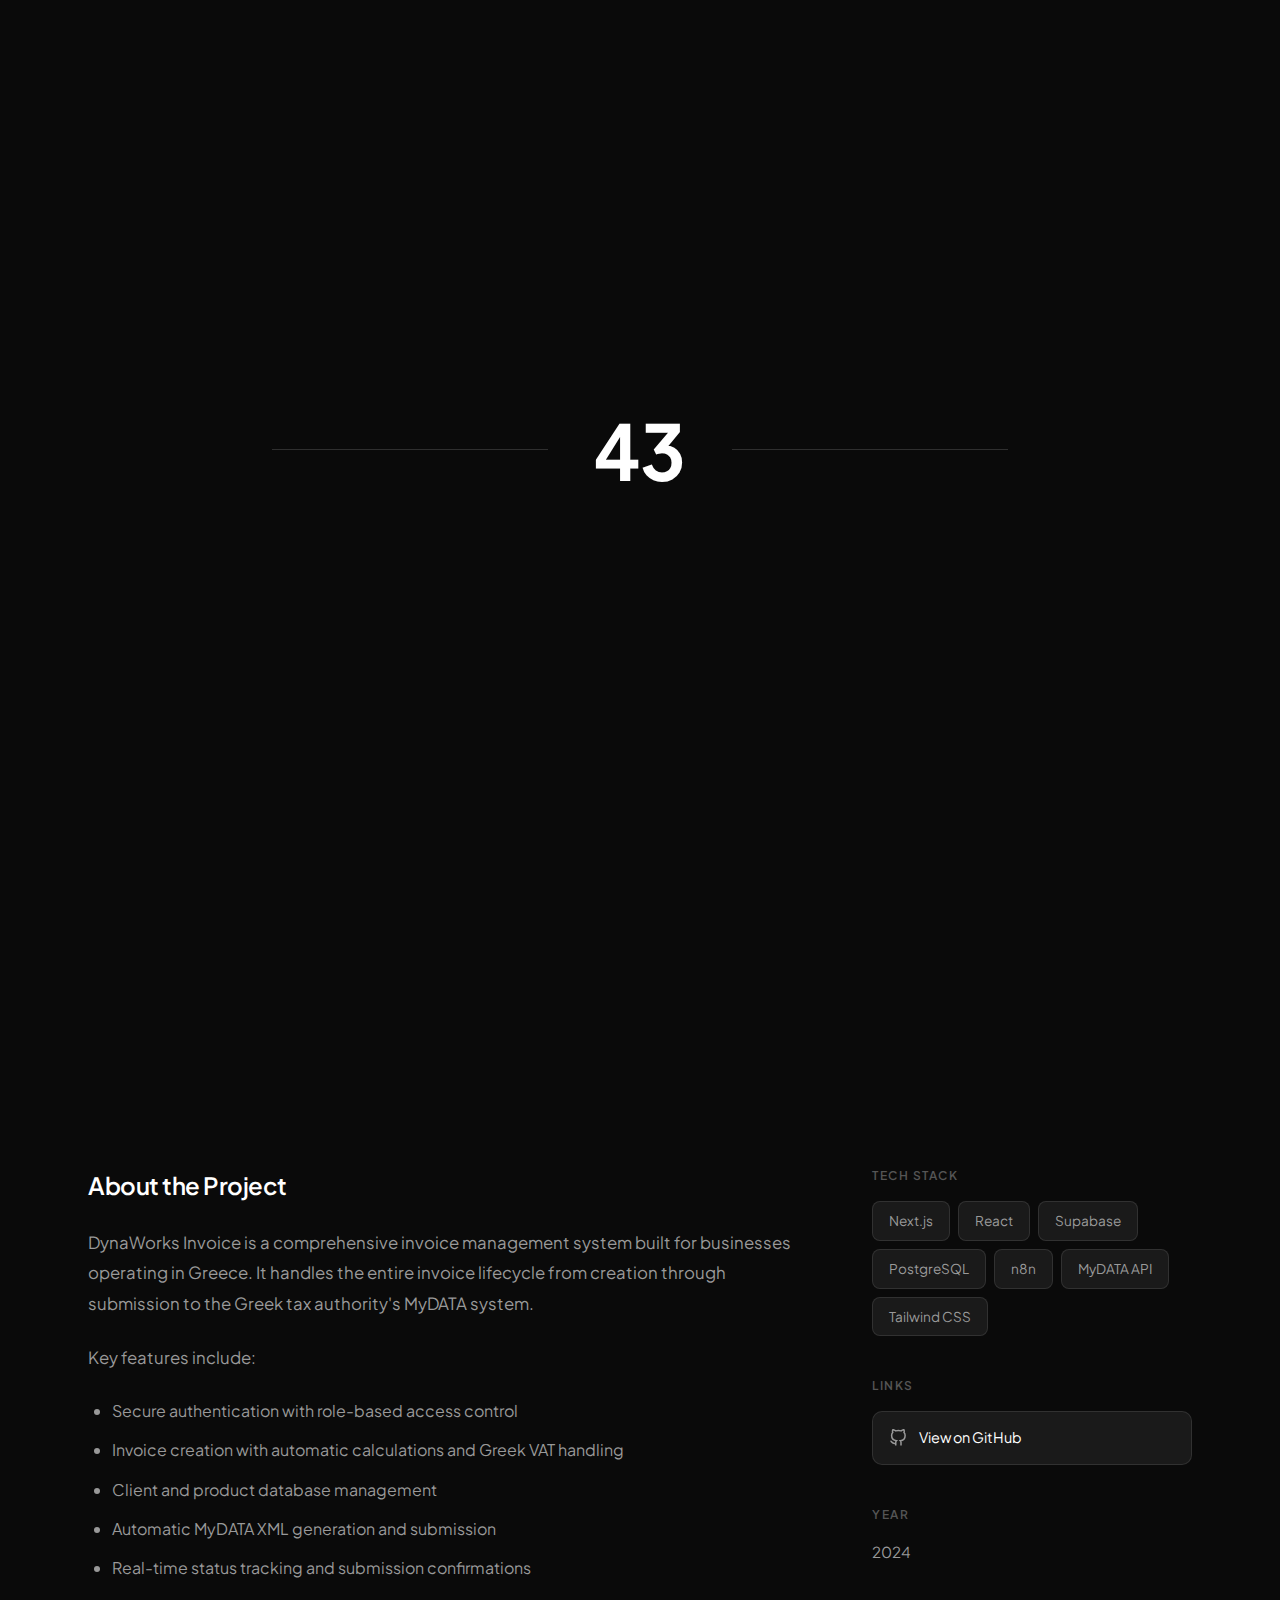
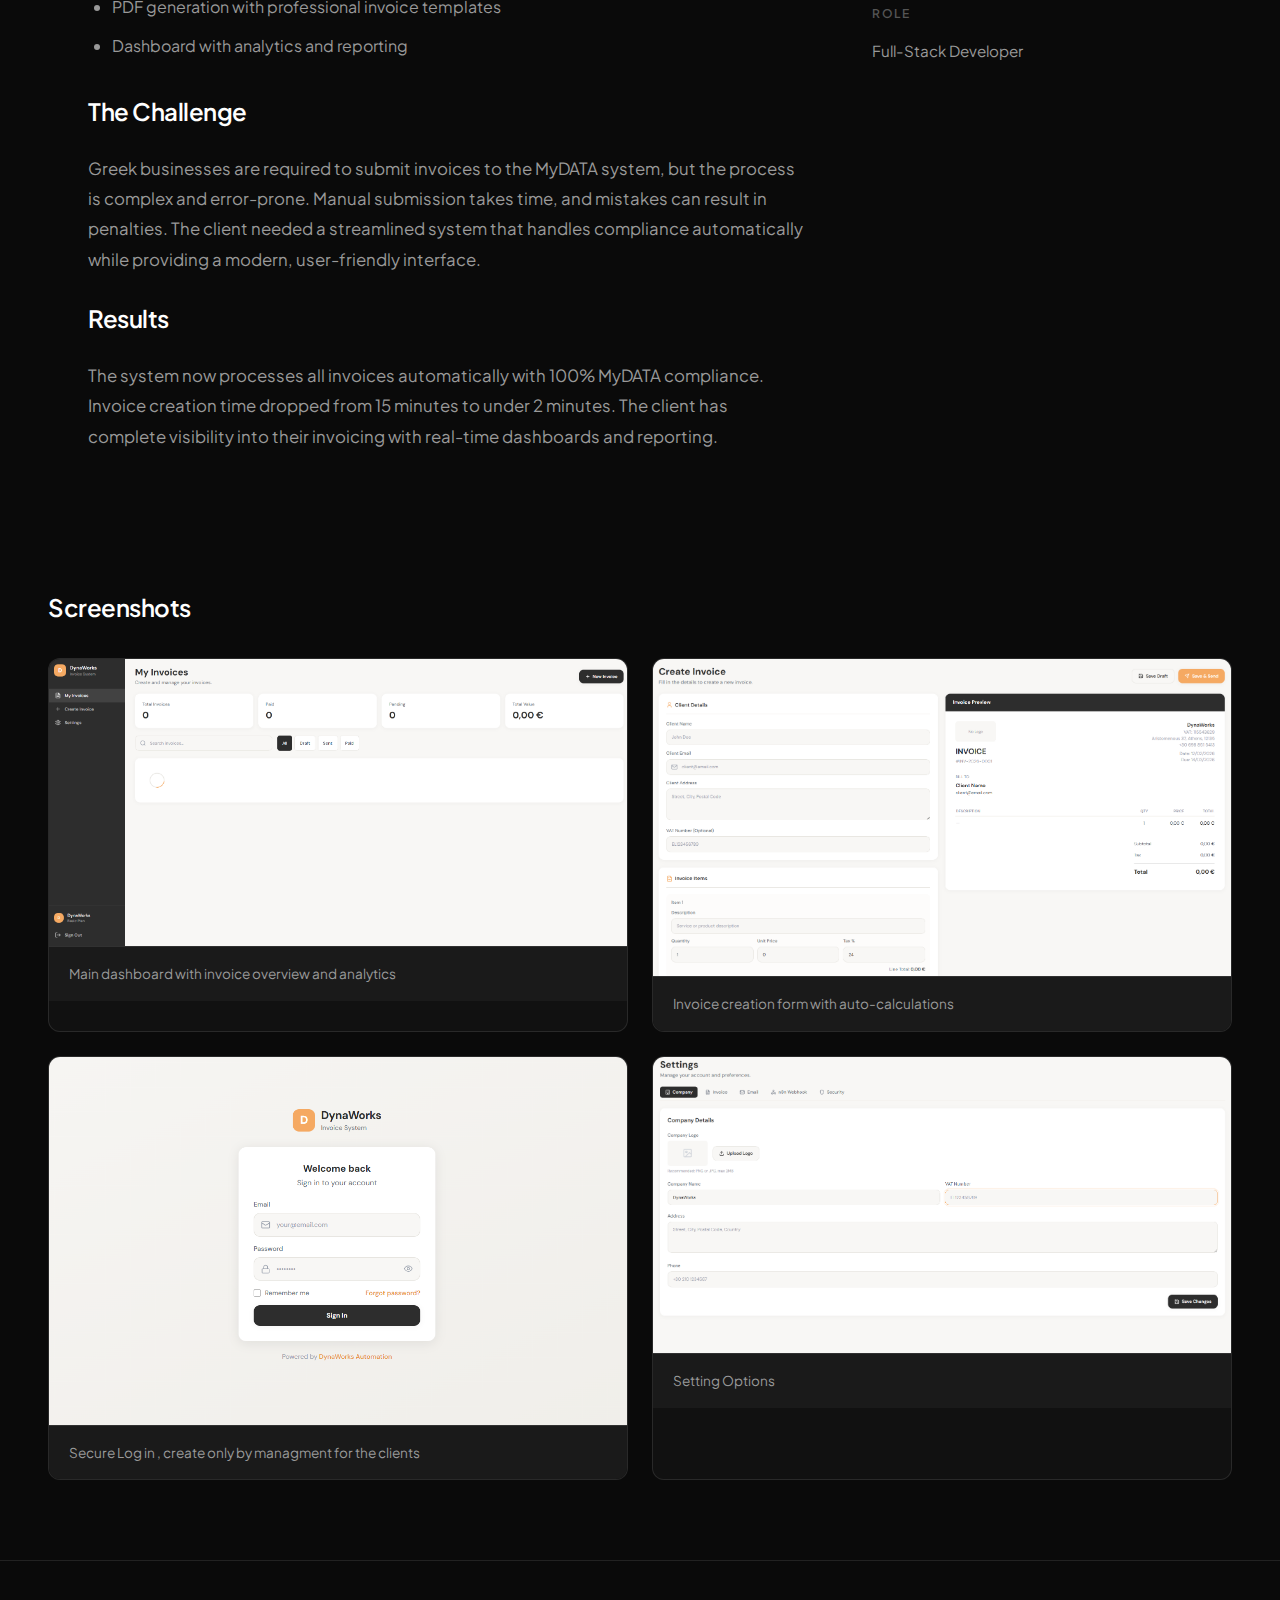
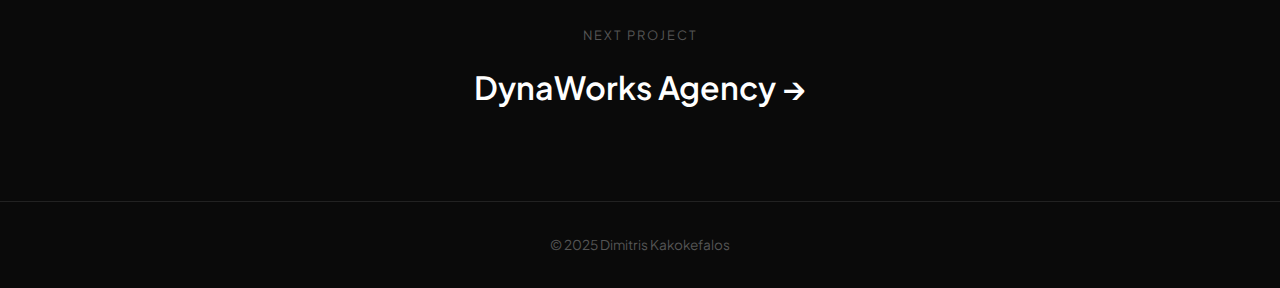
<file: pages/projects/project-invoice.html>
<!DOCTYPE html>
<html lang="en">
<head>
    <meta charset="UTF-8">
    <meta name="viewport" content="width=device-width, initial-scale=1.0">
    <title>Secure Invoice Management | Dimitris Kakokefalos</title>
    
    <link rel="icon" type="image/svg+xml" href="../../assets/favicon.ico">
    <link rel="preconnect" href="https://fonts.googleapis.com">
    <link rel="preconnect" href="https://fonts.gstatic.com" crossorigin>
    <link href="https://fonts.googleapis.com/css2?family=Plus+Jakarta+Sans:wght@300;400;500;600;700&display=swap" rel="stylesheet">
    
    <!-- Preloader CSS -->
    <style>
        .preloader {
            position: fixed;
            top: 0;
            left: 0;
            width: 100%;
            height: 100%;
            background: #0a0a0a;
            z-index: 99999;
            display: flex;
            justify-content: center;
            align-items: center;
            transition: opacity 0.6s ease, visibility 0.6s ease;
        }
        .preloader.finished {
            opacity: 0;
            visibility: hidden;
            pointer-events: none;
        }
        .loader-container {
            display: flex;
            align-items: center;
            justify-content: center;
            gap: 2rem;
            width: 100%;
            max-width: 800px;
            padding: 0 2rem;
        }
        .loader-counter {
            font-family: 'Plus Jakarta Sans', sans-serif;
            font-size: clamp(3rem, 6vw, 5rem);
            font-weight: 700;
            color: #ffffff;
            line-height: 1;
            min-width: 120px;
            text-align: center;
            font-feature-settings: "tnum";
        }
        .loader-line {
            flex: 1;
            height: 1px;
            background: #888;
            opacity: 0.3;
            transform-origin: center;
            animation: expandLine 1.5s ease-out forwards;
        }
        @keyframes expandLine {
            from { transform: scaleX(0); opacity: 0; }
            to { transform: scaleX(1); opacity: 0.9; }
        }
        body.loading { overflow: hidden; }
    </style>
    
    <style>
        :root {
            --bg: #0a0a0a;
            --bg-secondary: #111;
            --bg-tertiary: #1a1a1a;
            --text: #ffffff;
            --text-secondary: #999;
            --text-muted: #555;
            --border: rgba(255,255,255,0.1);
            --accent: #fff;
            --font: 'Plus Jakarta Sans', sans-serif;
        }

        * { box-sizing: border-box; margin: 0; padding: 0; }
        html { scroll-behavior: smooth; }
        body {
            font-family: var(--font);
            background: var(--bg);
            color: var(--text);
            line-height: 1.6;
            -webkit-font-smoothing: antialiased;
            cursor: crosshair;
        }
        a { text-decoration: none; color: inherit; }

        .nav {
            position: fixed;
            top: 0; left: 0; right: 0;
            padding: 1.5rem 3rem;
            display: flex;
            justify-content: space-between;
            align-items: center;
            z-index: 100;
            background: rgba(10,10,10,0.9);
            backdrop-filter: blur(20px);
            border-bottom: 1px solid var(--border);
        }
        .nav-logo { font-weight: 600; font-size: 0.95rem; }
        .nav-back {
            display: flex;
            align-items: center;
            gap: 0.5rem;
            color: var(--text-secondary);
            font-size: 0.9rem;
            transition: color 0.2s;
        }
        .nav-back:hover { color: var(--text); }
        .nav-back svg { width: 18px; height: 18px; }

        .project-hero {
            padding: 10rem 3rem 4rem;
            max-width: 1200px;
            margin: 0 auto;
        }
        .project-meta {
            display: flex;
            align-items: center;
            gap: 1rem;
            margin-bottom: 2rem;
            flex-wrap: wrap;
        }
        .project-number {
            font-size: 0.8rem;
            color: var(--text-muted);
            font-weight: 600;
            letter-spacing: 2px;
        }
        .project-category {
            padding: 0.4rem 1rem;
            background: var(--bg-tertiary);
            border-radius: 100px;
            font-size: 0.8rem;
            color: var(--text-secondary);
        }
        .project-title {
            font-size: clamp(2.5rem, 6vw, 4.5rem);
            font-weight: 700;
            letter-spacing: -0.03em;
            line-height: 1.1;
            margin-bottom: 1.5rem;
        }
        .project-subtitle {
            font-size: 1.2rem;
            color: var(--text-secondary);
            max-width: 600px;
            line-height: 1.7;
        }

        .project-main-image {
            max-width: 1400px;
            margin: 0 auto;
            padding: 0 3rem;
        }
        .project-main-image img {
            width: 100%;
            border-radius: 16px;
            border: 1px solid var(--border);
        }

        .project-content {
            max-width: 1200px;
            margin: 0 auto;
            padding: 5rem 3rem;
            display: grid;
            grid-template-columns: 1fr 320px;
            gap: 4rem;
        }
        .project-main h2 {
            font-size: 1.5rem;
            font-weight: 600;
            margin-bottom: 1.5rem;
            letter-spacing: -0.02em;
        }
        .project-main p {
            color: var(--text-secondary);
            margin-bottom: 1.5rem;
            font-size: 1.05rem;
            line-height: 1.8;
        }
        .project-main ul {
            color: var(--text-secondary);
            margin-bottom: 2rem;
            padding-left: 1.5rem;
        }
        .project-main li {
            margin-bottom: 0.75rem;
            line-height: 1.7;
        }

        .project-sidebar {
            display: flex;
            flex-direction: column;
            gap: 2.5rem;
        }
        .sidebar-section h3 {
            font-size: 0.75rem;
            text-transform: uppercase;
            letter-spacing: 1.5px;
            color: var(--text-muted);
            margin-bottom: 1rem;
            font-weight: 600;
        }
        .tech-stack {
            display: flex;
            flex-wrap: wrap;
            gap: 0.5rem;
        }
        .tech-tag {
            padding: 0.5rem 1rem;
            background: var(--bg-tertiary);
            border: 1px solid var(--border);
            border-radius: 8px;
            font-size: 0.85rem;
            color: var(--text-secondary);
            transition: all 0.2s;
        }
        .tech-tag:hover {
            border-color: var(--text-muted);
            color: var(--text);
        }
        .project-links {
            display: flex;
            flex-direction: column;
            gap: 0.75rem;
        }
        .project-link {
            display: flex;
            align-items: center;
            gap: 0.75rem;
            padding: 0.875rem 1rem;
            background: var(--bg-tertiary);
            border: 1px solid var(--border);
            border-radius: 10px;
            font-size: 0.9rem;
            color: var(--text);
            transition: all 0.2s;
        }
        .project-link:hover {
            background: var(--bg-secondary);
            border-color: var(--text-muted);
            transform: translateX(4px);
        }
        .project-link svg {
            width: 18px;
            height: 18px;
            color: var(--text-secondary);
        }
        .project-year, .project-role {
            color: var(--text-secondary);
            font-size: 0.95rem;
        }

        .screenshots-section {
            max-width: 1400px;
            margin: 0 auto;
            padding: 2rem 3rem 5rem;
        }
        .screenshots-section h2 {
            font-size: 1.5rem;
            font-weight: 600;
            margin-bottom: 2rem;
            letter-spacing: -0.02em;
        }
        .screenshots-grid {
            display: grid;
            grid-template-columns: repeat(2, 1fr);
            gap: 1.5rem;
        }
        .screenshot {
            position: relative;
            border-radius: 12px;
            overflow: hidden;
            border: 1px solid var(--border);
            background: var(--bg-secondary);
            transition: transform 0.3s ease, border-color 0.3s;
        }
        .screenshot:hover {
            transform: translateY(-4px);
            border-color: var(--text-muted);
        }
        .screenshot img {
            width: 100%;
            display: block;
        }
        .screenshot-caption {
            padding: 1rem 1.25rem;
            font-size: 0.85rem;
            color: var(--text-secondary);
            background: var(--bg-tertiary);
            border-top: 1px solid var(--border);
        }

        .next-project {
            border-top: 1px solid var(--border);
            padding: 4rem 3rem;
            text-align: center;
        }
        .next-label {
            font-size: 0.8rem;
            text-transform: uppercase;
            letter-spacing: 2px;
            color: var(--text-muted);
            margin-bottom: 1rem;
        }
        .next-title {
            font-size: 2rem;
            font-weight: 600;
            margin-bottom: 1.5rem;
            transition: opacity 0.2s;
        }
        .next-title:hover { opacity: 0.7; }

        .page-footer {
            padding: 2rem 3rem;
            text-align: center;
            border-top: 1px solid var(--border);
        }
        .page-footer p {
            color: var(--text-muted);
            font-size: 0.85rem;
        }

        .fade-in {
            opacity: 0;
            transform: translateY(30px);
            animation: fadeUp 0.8s ease forwards;
        }
        .fade-in:nth-child(1) { animation-delay: 0.1s; }
        .fade-in:nth-child(2) { animation-delay: 0.2s; }
        .fade-in:nth-child(3) { animation-delay: 0.3s; }
        @keyframes fadeUp {
            to { opacity: 1; transform: translateY(0); }
        }

        @media (max-width: 900px) {
            .nav { padding: 1rem 1.5rem; }
            .project-hero { padding: 8rem 1.5rem 3rem; }
            .project-title { font-size: 2.2rem; }
            .project-subtitle { font-size: 1rem; }
            .project-main-image { padding: 0 1.5rem; }
            .project-content {
                grid-template-columns: 1fr;
                padding: 3rem 1.5rem;
                gap: 3rem;
            }
            .project-sidebar {
                order: -1;
                flex-direction: row;
                flex-wrap: wrap;
                gap: 2rem;
            }
            .sidebar-section { flex: 1; min-width: 140px; }
            .screenshots-section { padding: 2rem 1.5rem 4rem; }
            .screenshots-grid { grid-template-columns: 1fr; }
            .next-project { padding: 3rem 1.5rem; }
            .next-title { font-size: 1.5rem; }
        }
        a { color: var(--accent); }
        /* Κρατάει τον σταυρό ακόμα και όταν το ποντίκι είναι πάνω από links/buttons */
        a, button, .btn, .project-card, .hover-text span {
        cursor: crosshair !important;
        }
    </style>
</head>
<body>
    <!-- Preloader -->
    <div class="preloader" id="preloader">
        <div class="loader-container">
            <div class="loader-line"></div>
            <span class="loader-counter" id="loaderCounter">0</span>
            <div class="loader-line"></div>
        </div>
    </div>

    <!-- Navigation -->
    <nav class="nav">
        <a href="../../index.html" class="nav-logo">Dimitris Kakokefalos</a>
        <a href="../work.html" class="nav-back">
            <svg viewBox="0 0 24 24" fill="none" stroke="currentColor" stroke-width="2">
                <path d="M19 12H5M12 19l-7-7 7-7"/>
            </svg>
            <span>All Projects</span>
        </a>
    </nav>

    <!-- Hero -->
    <header class="project-hero">
        <div class="project-meta fade-in">
            <span class="project-number">PROJECT 04</span>
            <span class="project-category">Web App + Automation</span>
        </div>
        <h1 class="project-title fade-in">Secure Invoice Management</h1>
        <p class="project-subtitle fade-in">A full-stack secure web application with n8n backend for complete invoice lifecycle management — from creation to MyDATA submission.</p>
    </header>

    <!-- Main Image -->
    <div class="project-main-image fade-in">
        <img src="../../assets/pictures/main_dashboard.png" alt="Invoice Management System">
    </div>

    <!-- Content -->
    <section class="project-content">
        <div class="project-main">
            <h2>About the Project</h2>
            <p>DynaWorks Invoice is a comprehensive invoice management system built for businesses operating in Greece. It handles the entire invoice lifecycle from creation through submission to the Greek tax authority's MyDATA system.</p>
            
            <p>Key features include:</p>
            <ul>
                <li>Secure authentication with role-based access control</li>
                <li>Invoice creation with automatic calculations and Greek VAT handling</li>
                <li>Client and product database management</li>
                <li>Automatic MyDATA XML generation and submission</li>
                <li>Real-time status tracking and submission confirmations</li>
                <li>PDF generation with professional invoice templates</li>
                <li>Dashboard with analytics and reporting</li>
            </ul>

            <h2>The Challenge</h2>
            <p>Greek businesses are required to submit invoices to the MyDATA system, but the process is complex and error-prone. Manual submission takes time, and mistakes can result in penalties. The client needed a streamlined system that handles compliance automatically while providing a modern, user-friendly interface.</p>

            <h2>Results</h2>
            <p>The system now processes all invoices automatically with 100% MyDATA compliance. Invoice creation time dropped from 15 minutes to under 2 minutes. The client has complete visibility into their invoicing with real-time dashboards and reporting.</p>
        </div>

        <aside class="project-sidebar">
            <div class="sidebar-section">
                <h3>Tech Stack</h3>
                <div class="tech-stack">
                    <span class="tech-tag">Next.js</span>
                    <span class="tech-tag">React</span>
                    <span class="tech-tag">Supabase</span>
                    <span class="tech-tag">PostgreSQL</span>
                    <span class="tech-tag">n8n</span>
                    <span class="tech-tag">MyDATA API</span>
                    <span class="tech-tag">Tailwind CSS</span>
                </div>
            </div>

            <div class="sidebar-section">
                <h3>Links</h3>
                <div class="project-links">
                    <a href="https://github.com/DimitrisKakokefalos" target="_blank" class="project-link">
                        <svg viewBox="0 0 24 24" fill="none" stroke="currentColor" stroke-width="2">
                            <path d="M9 19c-5 1.5-5-2.5-7-3m14 6v-3.87a3.37 3.37 0 0 0-.94-2.61c3.14-.35 6.44-1.54 6.44-7A5.44 5.44 0 0 0 20 4.77 5.07 5.07 0 0 0 19.91 1S18.73.65 16 2.48a13.38 13.38 0 0 0-7 0C6.27.65 5.09 1 5.09 1A5.07 5.07 0 0 0 5 4.77a5.44 5.44 0 0 0-1.5 3.78c0 5.42 3.3 6.61 6.44 7A3.37 3.37 0 0 0 9 18.13V22"/>
                        </svg>
                        <span>View on GitHub</span>
                    </a>
                </div>
            </div>

            <div class="sidebar-section">
                <h3>Year</h3>
                <p class="project-year">2024</p>
            </div>

            <div class="sidebar-section">
                <h3>Role</h3>
                <p class="project-role">Full-Stack Developer</p>
            </div>
        </aside>
    </section>

    <!-- Screenshots -->
    <section class="screenshots-section">
        <h2>Screenshots</h2>
        <div class="screenshots-grid">
            <div class="screenshot">
                <img src="../../assets/pictures/main_dashboard.png" alt="Dashboard">
                <div class="screenshot-caption">Main dashboard with invoice overview and analytics</div>
            </div>
            <div class="screenshot">
                <img src="../../assets/pictures/invoice_creation.png" alt="Invoice Creation">
                <div class="screenshot-caption">Invoice creation form with auto-calculations</div>
            </div>
            <div class="screenshot">
                <img src="../../assets/pictures/login.png" alt="MyDATA Status">
                <div class="screenshot-caption">Secure Log in , create only by managment for the clients</div>
            </div>
            <div class="screenshot">
                <img src="../../assets/pictures/settings.png" alt="Reports">
                <div class="screenshot-caption">Setting Options</div>
            </div>
        </div>
    </section>

    <!-- Next Project (loops back to first) -->
    <section class="next-project">
        <p class="next-label">Next Project</p>
        <a href="project-dynaworks.html">
            <h3 class="next-title">DynaWorks Agency →</h3>
        </a>
    </section>

    <!-- Footer -->
    <footer class="page-footer">
        <p>© 2025 Dimitris Kakokefalos</p>
    </footer>

    <!-- Preloader Script -->
    <script src="../../js/preloader.js"></script>
</body>
</html>
</file>
<file: css/main.css>
/* ===================================
   Dimitris Kakokefalos Portfolio
   Monochrome + Subtle Orange Hero
   =================================== */

/* ===================================
   CSS Variables & Theme
   =================================== */
:root {
    /* Colors - Pure Monochrome */
    --bg-primary: #0a0a0a;
    --bg-secondary: #0f0f0f;
    --bg-tertiary: #161616;
    --bg-elevated: #1c1c1c;
    
    --text-primary: #ffffff;
    --text-secondary: #a1a1aa;
    --text-muted: #52525b;
    
    /* Accent - Only for hero, subtle elsewhere */
    --accent: #e4e4e7;
    --accent-light: #ffffff;
    --accent-glow: rgba(255, 255, 255, 0.15);
    --accent-subtle:rgba(255, 255, 255, 0.05);
    
    /* Borders - Very subtle */
    --border-color: rgba(255, 255, 255, 0.08);
    --border-hover: rgba(255, 255, 255, 0.15);
    
    /* Typography */
    --font-main: 'Plus Jakarta Sans', sans-serif;
    --font-mono: 'JetBrains Mono', monospace;
    
    /* Spacing */
    --section-padding: clamp(5rem, 12vh, 10rem);
    --container-width: min(90%, 1200px);
    
    /* Borders - More rounded */
    --radius-sm: 8px;
    --radius-md: 16px;
    --radius-lg: 24px;
    --radius-xl: 32px;
    --radius-full: 100px;
    
    /* Transitions */
    --ease-smooth: cubic-bezier(0.4, 0, 0.2, 1);
    --ease-bounce: cubic-bezier(0.34, 1.56, 0.64, 1);
    --transition-fast: 0.2s var(--ease-smooth);
    --transition-medium: 0.4s var(--ease-smooth);
    --transition-slow: 0.6s var(--ease-smooth);
}

/* ===================================
   Reset & Base Styles
   =================================== */
*, *::before, *::after {
    box-sizing: border-box;
    margin: 0;
    padding: 0;
}

html {
    scroll-behavior: smooth;
    scrollbar-width: thin;
    scrollbar-color: var(--accent) var(--bg-secondary);
}

::-webkit-scrollbar { width: 6px; }
::-webkit-scrollbar-track { background: var(--bg-primary); }
::-webkit-scrollbar-thumb { 
    background: var(--text-muted); 
    border-radius: var(--radius-full); 
}

body {
    font-family: var(--font-main);
    background: var(--bg-primary);
    color: var(--text-primary);
    line-height: 1.6;
    overflow-x: hidden;
    -webkit-font-smoothing: antialiased;
    -moz-osx-font-smoothing: grayscale;
    cursor: crosshair;
}

::selection {
    background: var(--text-primary);
    color: var(--bg-primary);
}

a { text-decoration: none; color: inherit; }
ul { list-style: none; }

/* ===================================
   Navigation
   =================================== */
.nav {
    position: fixed;
    top: 0;
    left: 0;
    right: 0;
    z-index: 1000;
    
    /* Grid Layout για απόλυτο κεντράρισμα */
    display: grid;
    grid-template-columns: 1fr auto 1fr;
    align-items: center;
    
    padding: 1.5rem clamp(2rem, 5vw, 4rem);
    background: rgba(10, 10, 10, 0.85); /* Ελαφρώς διάφανο */
    backdrop-filter: blur(20px);
    -webkit-backdrop-filter: blur(20px);
    border-bottom: 1px solid var(--border-color);
    transition: all 0.4s cubic-bezier(0.4, 0, 0.2, 1);
}

.nav.scrolled {
    padding: 1rem clamp(2rem, 5vw, 4rem);
    background: rgba(10, 10, 10, 0.95); /* Πιο σκούρο στο scroll */
}

/* Left: Logo */
.nav-logo {
    justify-self: start; /* Κολλημένο αριστερά */
    font-family: var(--font-mono);
    font-size: 1.1rem;
    font-weight: 700;
    color: var(--text-primary);
    text-decoration: none;
    letter-spacing: 1px;
    transition: opacity 0.2s ease;
}

.nav-logo:hover {
    opacity: 0.8;
}


/* Center: Links Container */
.nav-links {
    justify-self: center; /* Απόλυτο κεντράρισμα */
    display: flex;
    gap: 2.5rem; /* Απόσταση μεταξύ των links */
}

.nav-links a {
    font-size: 0.95rem;
    font-weight: 500;
    color: var(--text-secondary); /* Γκρι αρχικά */
    text-decoration: none;
    transition: color 0.2s ease;
    position: relative;
}

.nav-links a:hover,
.nav-links a.active {
    color: var(--text-primary); /* Λευκό στο hover/active */
}

/* Right: Actions (Lang Toggle etc) */
.nav-actions {
    justify-self: end; /* Κολλημένο δεξιά */
    display: flex;
    align-items: center;
    gap: 1rem;
}
/* --- Hide Mobile Elements on Desktop --- */
.mobile-toggle,
.mobile-menu {
    display: none;
}

/* ===================================
   Hero Section - Subtle Orange Accent
   =================================== */
.hero {
    min-height: 100vh;
    display: flex;
    align-items: center;
    justify-content: center;
    padding: 6rem clamp(2rem, 5vw, 4rem);
    position: relative;
    overflow: hidden;
}

/* Subtle Animated Background - reduced opacity */
.hero::before {
    content: '';
    position: absolute;
    top: 0;
    left: 0;
    right: 0;
    bottom: 0;
    background: radial-gradient(ellipse 80% 50% at 50% -20%, var(--accent-glow), transparent);
    opacity: 0;
    animation: heroGlow 1.5s var(--ease-smooth) 0.5s forwards;
}

@keyframes heroGlow {
    to { opacity: 1; }
}

/* Floating Shapes - very subtle */
.hero-shapes {
    position: absolute;
    inset: 0;
    overflow: hidden;
    pointer-events: none;
}

.shape {
    position: absolute;
    border-radius: 50%;
    background: var(--accent);
    opacity: 0.02;
    filter: blur(80px);
}

.shape-1 {
    width: 600px;
    height: 600px;
    top: -200px;
    right: -100px;
    animation: float1 20s ease-in-out infinite;
}

.shape-2 {
    width: 400px;
    height: 400px;
    bottom: -100px;
    left: -100px;
    animation: float2 25s ease-in-out infinite;
}

.shape-3 {
    width: 300px;
    height: 300px;
    top: 50%;
    left: 50%;
    animation: float3 18s ease-in-out infinite;
}

@keyframes float1 {
    0%, 100% { transform: translate(0, 0) scale(1); }
    50% { transform: translate(-50px, 50px) scale(1.1); }
}

@keyframes float2 {
    0%, 100% { transform: translate(0, 0) scale(1); }
    50% { transform: translate(30px, -40px) scale(0.9); }
}

@keyframes float3 {
    0%, 100% { transform: translate(-50%, -50%) scale(1); }
    50% { transform: translate(-50%, -50%) scale(1.2); }
}

/* Hero Content */
.hero-wrapper {
    display: grid;
    grid-template-columns: 1fr 1fr;
    gap: 6rem;
    align-items: center;
    max-width: var(--container-width);
    width: 100%;
    position: relative;
    z-index: 1;
}

.hero-content {
    max-width: 600px;
}

.hero-badge {
    display: inline-flex;
    align-items: center;
    gap: 0.75rem;
    padding: 0.5rem 1rem 0.5rem 0.5rem;
    background: var(--accent-subtle);
    border: 1px solid rgba(255, 107, 53, 0.15);
    border-radius: var(--radius-full);
    font-size: 0.85rem;
    color: var(--accent-light);
    margin-bottom: 2rem;
    opacity: 0;
    transform: translateY(20px);
    animation: slideUp 0.8s var(--ease-smooth) 0.3s forwards;
}

.badge-dot {
    width: 8px;
    height: 8px;
    background: var(--accent);
    border-radius: 50%;
    animation: pulse 2s ease-in-out infinite;
}

@keyframes pulse {
    0%, 100% { opacity: 1; transform: scale(1); }
    50% { opacity: 0.5; transform: scale(1.2); }
}

.hero-title {
    font-size: clamp(2.5rem, 5vw, 4rem);
    font-weight: 600;
    line-height: 1.2;
    letter-spacing: -0.01em;
    margin-bottom: 1.5rem;
}

.hero-title .line {
    display: block;
    opacity: 0;
    transform: translateY(40px);
}

.hero-title .line:nth-child(1) { animation: slideUp 0.8s var(--ease-smooth) 0.4s forwards; }
.hero-title .line:nth-child(2) { animation: slideUp 0.8s var(--ease-smooth) 0.5s forwards; }
.hero-title .line:nth-child(3) { animation: slideUp 0.8s var(--ease-smooth) 0.6s forwards; }

.hero-title .highlight {
    color: var(--accent);
    position: relative;
}

.hero-description {
    font-size: 1.15rem;
    color: var(--text-secondary);
    line-height: 1.7;
    margin-bottom: 2.5rem;
    max-width: 480px;
    opacity: 0;
    transform: translateY(20px);
    animation: slideUp 0.8s var(--ease-smooth) 0.7s forwards;
}

.hero-cta {
    display: flex;
    gap: 1rem;
    opacity: 0;
    transform: translateY(20px);
    animation: slideUp 0.8s var(--ease-smooth) 0.8s forwards;
}

@keyframes slideUp {
    to {
        opacity: 1;
        transform: translateY(0);
    }
}

/* Buttons - Monochrome with subtle orange primary */
.btn {
    display: inline-flex;
    align-items: center;
    justify-content: center;
    gap: 0.5rem;
    padding: 1rem 2rem;
    font-family: var(--font-main);
    font-size: 0.95rem;
    font-weight: 600;
    border-radius: var(--radius-full);
    transition: var(--transition-medium);
    cursor: pointer;
    border: none;
    position: relative;
    overflow: hidden;
}

.btn-primary {
    background: var(--accent);
    color: var(--bg-primary);
    box-shadow: 0 4px 20px var(--accent-glow);
}

.btn-primary:hover {
    background: var(--accent-light);
    transform: translateY(-3px);
    box-shadow: 0 8px 30px var(--accent-glow);
}

.btn-primary:active {
    transform: translateY(-1px);
}

.btn-secondary {
    background: transparent;
    color: var(--text-primary);
    border: 1px solid var(--border-hover);
}

.btn-secondary:hover {
    background: var(--text-primary);
    color: var(--bg-primary);
    transform: translateY(-3px);
}

.btn-icon {
    width: 20px;
    height: 20px;
    transition: transform 0.3s var(--ease-bounce);
}

.btn:hover .btn-icon {
    transform: translateX(4px);
}

/* Hero Visual */
.hero-visual {
    display: flex;
    justify-content: center;
    align-items: center;
    opacity: 0;
    transform: translateX(40px);
    animation: slideLeft 1s var(--ease-smooth) 0.6s forwards;
}

@keyframes slideLeft {
    to {
        opacity: 1;
        transform: translateX(0);
    }
}

/* Code Window - Monochrome */
.code-window {
    width: 100%;
    max-width: 480px;
    background: var(--bg-secondary);
    border: 1px solid var(--border-color);
    border-radius: var(--radius-lg);
    overflow: hidden;
    box-shadow: 0 25px 50px -12px rgba(0, 0, 0, 0.5);
    transition: var(--transition-medium);
}

.code-window:hover {
    border-color: var(--border-hover);
    transform: translateY(-5px);
    box-shadow: 0 35px 60px -15px rgba(0, 0, 0, 0.6);
}

.code-header {
    display: flex;
    align-items: center;
    gap: 0.5rem;
    padding: 1rem 1.25rem;
    background: var(--bg-tertiary);
    border-bottom: 1px solid var(--border-color);
}

.code-dot {
    width: 12px;
    height: 12px;
    border-radius: 50%;
    transition: var(--transition-fast);
}

.code-dot.red { background: #ff5f56; }
.code-dot.yellow { background: #ffbd2e; }
.code-dot.green { background: #27ca40; }

.code-window:hover .code-dot { transform: scale(1.1); }

.code-title {
    margin-left: auto;
    font-family: var(--font-mono);
    font-size: 0.75rem;
    color: var(--text-muted);
}

.code-content {
    padding: 1.5rem;
    font-family: var(--font-mono);
    font-size: 0.85rem;
    line-height: 1.8;
    overflow-x: auto;
}

.code-keyword { color: #c678dd; }
.code-var { color: #e5c07b; }
.code-func { color: #61afef; }
.code-prop { color: #e06c75; }
.code-bool { color: #d19a66; }
.code-string { color: #98c379; }
.code-comment { color: var(--text-muted); font-style: italic; }

/* ===================================
   Section Styles - Monochrome
   =================================== */
section {
    padding: var(--section-padding) clamp(2rem, 5vw, 4rem);
}

.section-header {
    display: flex;
    align-items: center;
    gap: 1.5rem;
    margin-bottom: 4rem;
}

.section-number {
    font-family: var(--font-mono);
    font-size: 0.9rem;
    color: var(--text-muted);
    padding: 0.25rem 0.75rem;
    background: var(--bg-tertiary);
    border-radius: var(--radius-full);
}

.section-header h2 {
    font-size: clamp(2.5rem, 5vw, 3.5rem);
    font-weight: 700;
    letter-spacing: -0.03em;
}

/* ===================================
   Work Section - Asymmetric Grid
   =================================== */
.work {
    background: var(--bg-primary);
    padding: 6rem 0;
}

.work-container {
    max-width: 1400px;
    margin: 0 auto;
    padding: 0 3rem;
}

.work-header {
    margin-bottom: 4rem;
}

.work-title {
    font-size: clamp(3rem, 8vw, 5rem);
    font-weight: 700;
    letter-spacing: -0.04em;
    line-height: 1;
    margin-bottom: 1.5rem;
}

.work-subtitle {
    font-size: 1.1rem;
    color: var(--text-secondary);
    max-width: 500px;
}

/* Asymmetric Projects Grid */
.projects-grid {
    display: grid;
    grid-template-columns: repeat(12, 1fr);
    gap: 2rem;
    row-gap: 4rem;
}

/* Project Card Base */
.project {
    position: relative;
}

/* Asymmetric Positioning */
.project--large {
    grid-column: 1 / 8;
}

.project--medium {
    grid-column: 8 / 13;
    margin-top: 6rem;
}

.project--wide {
    grid-column: 3 / 11;
}

.project--offset-right {
    grid-column: 6 / 13;
}

/* Card Styling */
.project-card {
    display: block;
    position: relative;
    overflow: hidden;
    border-radius: var(--radius-lg);
    background: var(--bg-secondary);
    border: 1px solid var(--border-color);
    transition: transform 0.5s cubic-bezier(0.4, 0, 0.2, 1), 
                border-color 0.3s ease;
}

.project-card:hover {
    transform: translateY(-8px);
    border-color: var(--border-hover);
}

/* Image Container with varying aspect ratios */
.project-image {
    position: relative;
    overflow: hidden;
    background: var(--bg-tertiary);
}

.project--large .project-image { aspect-ratio: 16 / 10; }
.project--medium .project-image { aspect-ratio: 4 / 5; }
.project--wide .project-image { aspect-ratio: 21 / 9; }
.project--offset-right .project-image { aspect-ratio: 16 / 9; }

.project-image img {
    width: 100%;
    height: 100%;
    object-fit: cover;
    transition: transform 0.6s cubic-bezier(0.4, 0, 0.2, 1);
}

.project-card:hover .project-image img {
    transform: scale(1.05);
}

/* Overlay */
.project-overlay {
    position: absolute;
    inset: 0;
    background: linear-gradient(to top, rgba(0,0,0,0.8) 0%, transparent 50%);
    opacity: 0;
    transition: opacity 0.4s ease;
}

.project-card:hover .project-overlay {
    opacity: 1;
}

.project-cta {
    position: absolute;
    bottom: 1.5rem;
    left: 1.5rem;
    padding: 0.6rem 1.2rem;
    background: var(--text-primary);
    color: var(--bg-primary);
    font-size: 0.85rem;
    font-weight: 600;
    border-radius: var(--radius-full);
    transform: translateY(20px);
    opacity: 0;
    transition: all 0.4s ease 0.1s;
}

.project-card:hover .project-cta {
    transform: translateY(0);
    opacity: 1;
}

/* Project Info */
.project-info {
    padding: 1.5rem;
}

.project-number {
    font-size: 0.75rem;
    color: var(--text-muted);
    margin-bottom: 0.5rem;
    font-weight: 500;
    letter-spacing: 1px;
}

.project-name {
    font-size: 1.3rem;
    font-weight: 600;
    margin-bottom: 0.5rem;
    letter-spacing: -0.02em;
    color: var(--text-primary);
}

.project-tags {
    display: flex;
    flex-wrap: wrap;
    gap: 0.5rem;
    margin-top: 1rem;
}

.project-tags span {
    padding: 0.35rem 0.75rem;
    background: var(--bg-tertiary);
    border-radius: var(--radius-full);
    font-size: 0.7rem;
    color: var(--text-secondary);
    font-weight: 500;
}

/* View All Link */
.work-footer {
    margin-top: 4rem;
    text-align: center;
}

.view-all-link {
    display: inline-flex;
    align-items: center;
    gap: 0.5rem;
    padding: 1rem 2rem;
    color: var(--text-primary);
    font-size: 0.95rem;
    font-weight: 500;
    border: 1px solid var(--border-hover);
    border-radius: var(--radius-full);
    transition: all 0.3s ease;
}

.view-all-link:hover {
    background: var(--text-primary);
    color: var(--bg-primary);
}

.view-all-link svg {
    transition: transform 0.3s ease;
}

.view-all-link:hover svg {
    transform: translateX(4px);
}

/* Mobile Responsive */
@media (max-width: 900px) {
    .work-container {
        padding: 0 1.5rem;
    }
    
    .work-title {
        font-size: 2.5rem;
    }
    
    .projects-grid {
        display: flex;
        flex-direction: column;
        gap: 2rem;
    }

    .project--medium {
        margin-top: 0;
    }
    
    .project-image {
        aspect-ratio: 16 / 10 !important;
    }
    
    .project-name {
        font-size: 1.1rem;
    }
}

/* Skills section uses swiss-grid styles above */

/* ===================================
   Swiss Grid Style (Shared) - Monochrome
   =================================== */
.swiss-section {
    border-top: 1px solid var(--border-color);
    padding-top: 4rem;
}

.swiss-grid {
    display: grid;
    grid-template-columns: repeat(3, 1fr);
    gap: 4rem;
    align-items: start;
}

.swiss-grid-about {
    grid-template-columns: 2fr 1fr 1fr;
}

.swiss-col-wide {
    grid-column: span 1;
}

.swiss-heading {
    font-size: 1.1rem;
    font-weight: 500;
    color: var(--text-primary);
    border-bottom: 1px solid var(--border-hover);
    padding-bottom: 1rem;
    margin-bottom: 2rem;
    letter-spacing: -0.01em;
}

.swiss-list {
    list-style: none;
}

.swiss-list li {
    font-size: 1rem;
    color: var(--text-secondary);
    padding: 0.5rem 0;
    transition: var(--transition-fast);
}

.swiss-list li:hover {
    color: var(--text-primary);
}

/* About Section Specifics */
.about {
    background: var(--bg-primary);
}

.bio-text p {
    font-size: 1.05rem;
    line-height: 1.8;
    color: var(--text-secondary);
    margin-bottom: 1.5rem;
}

.info-content {
    margin-bottom: 0;
}

.institution {
    font-size: 1rem;
    color: var(--text-primary);
    font-weight: 600;
    margin-bottom: 0.25rem;
}

.degree {
    font-size: 0.95rem;
    color: var(--text-primary);
    margin-bottom: 0.5rem;
}

.details {
    font-size: 0.9rem;
    color: var(--text-secondary);
}

/* Skills Section */
.skills {
    background: var(--bg-primary);
    border-top: 1px solid var(--border-color);
}

/* ===================================
   Floating Contact Button - Monochrome
   =================================== */
.contact-float {
    position: fixed;
    bottom: 2rem;
    right: 2rem;
    z-index: 1000;
}

.contact-float-btn {
    width: 56px;
    height: 56px;
    border-radius: 50%;
    background: var(--text-primary);
    border: none;
    cursor: pointer;
    display: flex;
    align-items: center;
    justify-content: center;
    box-shadow: 0 4px 20px rgba(0, 0, 0, 0.3);
    transition: var(--transition-medium);
}

.contact-float-btn:hover {
    transform: scale(1.1);
    box-shadow: 0 8px 30px rgba(0, 0, 0, 0.4);
}

.contact-float-btn svg {
    width: 22px;
    height: 22px;
    color: var(--bg-primary);
    transition: var(--transition-fast);
}

.contact-icon-close {
    display: none;
}

.contact-float.active .contact-icon-default {
    display: none;
}

.contact-float.active .contact-icon-close {
    display: block;
}

.contact-float.active .contact-float-btn {
    background: var(--bg-tertiary);
    border: 1px solid var(--border-color);
}

.contact-float.active .contact-float-btn svg {
    color: var(--text-primary);
}

/* Contact Popup */
.contact-popup {
    position: absolute;
    bottom: 70px;
    right: 0;
    width: 320px;
    background: var(--bg-secondary);
    border: 1px solid var(--border-color);
    border-radius: var(--radius-lg);
    box-shadow: 0 25px 50px -12px rgba(0, 0, 0, 0.5);
    opacity: 0;
    visibility: hidden;
    transform: translateY(20px) scale(0.95);
    transition: var(--transition-medium);
    overflow: hidden;
}

.contact-float.active .contact-popup {
    opacity: 1;
    visibility: visible;
    transform: translateY(0) scale(1);
}

.contact-popup-header {
    padding: 1.5rem;
    background: var(--bg-tertiary);
    border-bottom: 1px solid var(--border-color);
}

.contact-popup-header h3 {
    font-size: 1.1rem;
    font-weight: 600;
    margin-bottom: 0.25rem;
}

.contact-popup-header p {
    font-size: 0.85rem;
    color: var(--text-secondary);
}

.contact-popup-links {
    padding: 0.5rem;
}

.contact-popup-link {
    display: flex;
    align-items: center;
    gap: 1rem;
    padding: 1rem;
    border-radius: var(--radius-md);
    transition: var(--transition-fast);
}

.contact-popup-link:hover {
    background: var(--bg-tertiary);
}

.contact-popup-icon {
    font-size: 1.25rem;
    width: 40px;
    height: 40px;
    display: flex;
    align-items: center;
    justify-content: center;
    background: var(--bg-tertiary);
    border-radius: var(--radius-md);
}

.contact-popup-text {
    display: flex;
    flex-direction: column;
}

.contact-popup-label {
    font-size: 0.75rem;
    color: var(--text-muted);
    text-transform: uppercase;
    letter-spacing: 0.5px;
}

.contact-popup-value {
    font-size: 0.9rem;
    color: var(--text-primary);
}

/* ===================================
   Project Images
   =================================== */
.project-img {
    width: 100%;
    height: 100%;
    object-fit: cover;
    transition: var(--transition-medium);
}

.project-card:hover .project-img {
    transform: scale(1.05);
}

/* ===================================
   Animations
   =================================== */
@keyframes fadeIn {
    from { opacity: 0; }
    to { opacity: 1; }
}

@keyframes fadeInUp {
    from { opacity: 0; transform: translateY(30px); }
    to { opacity: 1; transform: translateY(0); }
}

/* Scroll Animations */
[data-aos="fade-up"] {
    opacity: 0;
    transform: translateY(40px);
    transition: var(--transition-slow);
}

[data-aos="fade-up"].aos-animate {
    opacity: 1;
    transform: translateY(0);
}

[data-aos="fade-right"] {
    opacity: 0;
    transform: translateX(-40px);
    transition: var(--transition-slow);
}

[data-aos="fade-right"].aos-animate {
    opacity: 1;
    transform: translateX(0);
}

/* ===================================
   Scroll Indicator - Monochrome
   =================================== */
.scroll-indicator {
    position: absolute;
    bottom: 3rem;
    left: 50%;
    transform: translateX(-50%);
    display: flex;
    flex-direction: column;
    align-items: center;
    gap: 0.75rem;
    font-size: 0.75rem;
    color: var(--text-muted);
    text-transform: uppercase;
    letter-spacing: 2px;
    opacity: 0;
    animation: fadeIn 1s var(--ease-smooth) 1.5s forwards;
}

.scroll-arrow {
    width: 20px;
    height: 20px;
    border-right: 1px solid var(--text-secondary);
    border-bottom: 1px solid var(--text-secondary);
    transform: rotate(45deg);
    animation: bounce 2s infinite;
}

@keyframes bounce {
    0%, 20%, 50%, 80%, 100% { transform: rotate(45deg) translateY(0); }
    40% { transform: rotate(45deg) translateY(10px); }
    60% { transform: rotate(45deg) translateY(5px); }
}

/* ===================================
   Project Card Solid Colors
   Add this to main.css
   =================================== */

/* Project Color Backgrounds */
.project-color--1 {
    background: #1a1a2e; /* Deep navy/purple */
}

.project-color--2 {
    background: #16213e; /* Dark blue */
}

.project-color--3 {
    background: #1f3a3d; /* Dark teal */
}

.project-color--4 {
    background: #2d2d2d; /* Charcoal gray */
}

/* Remove img styles since we're using solid colors */
.project-image {
    position: relative;
    overflow: hidden;
}

.project-image img {
    display: none; /* Hide images if still in HTML */
}

/* Hover effect - subtle brightness increase */
.project-card:hover .project-image {
    filter: brightness(1.1);
}

.project-color--1 { background: #2d1f1f; }
.project-color--2 { background: #1f2d1f; }
.project-color--3 { background: #1f1f2d; }
.project-color--4 { background: #2d2d1f; }

/* Κρατάει τον σταυρό ακόμα και όταν το ποντίκι είναι πάνω από links/buttons */
a, button, .btn, .project-card, .hover-text span {
    cursor: crosshair !important;
}
</file>
<file: css/mobile.css>
/* ===================================
   Mobile & Tablet Responsive Styles
   =================================== */

@media (max-width: 1024px) {
    .hero-wrapper {
        grid-template-columns: 1fr;
        text-align: center;
        gap: 4rem;
    }
    .hero-visual { order: 1; }
    .hero-content { order: 2; margin: 0 auto; max-width: 100%; }
    .hero-description { margin-left: auto; margin-right: auto; }
    .hero-cta { justify-content: center; }
    .hero-badge { margin-left: auto; margin-right: auto; }
    .swiss-grid { grid-template-columns: 1fr; gap: 3rem; }
    .swiss-grid-about { grid-template-columns: 1fr; }
    .bio-text p { max-width: 100%; }
}

@media (max-width: 768px) {
    /* ===================================
       Navigation & Mobile Menu
       =================================== */
    .nav-links { display: none; }
    .nav-actions { display: none; } /* Κρύβουμε και το κενό div στο κινητό */
    
    .nav {
        padding: 1rem 1.5rem;
        z-index: 1001; 
        display: flex; /* Αλλάζουμε το grid σε flex στο κινητό */
        justify-content: space-between;
    }

    /* Mobile Menu Toggle Button */
    .mobile-toggle {
        display: flex; /* Το επαναφέρουμε σε flex για να φαίνεται στο κινητό! */
        flex-direction: column;
        justify-content: center;
        align-items: flex-end; 
        gap: 6px;
        width: 30px;
        height: 30px;
        background: transparent;
        border: none;
        cursor: crosshair !important;
        z-index: 1002; 
    }

    .mobile-toggle .line {
        height: 2px;
        background: var(--text-primary);
        border-radius: 2px;
        transition: all 0.3s cubic-bezier(0.4, 0, 0.2, 1);
        display: block; /* Απαραίτητο για τα spans */
    }

    .mobile-toggle .line-1 { width: 100%; transform: none; }
    .mobile-toggle .line-2 { width: 60%; transform: none; }

    .mobile-toggle.is-active .line-1 { transform: translateY(4px) rotate(45deg); }
    .mobile-toggle.is-active .line-2 { width: 100%; transform: translateY(-4px) rotate(-45deg); }

    /* Full-Screen Overlay Background */
    .mobile-menu {
        display: flex; /* Το κάνουμε flex, αλλά το κρύβουμε με opacity/visibility */
        position: fixed;
        top: 0;
        left: 0;
        width: 100%;
        height: 100vh;
        height: 100dvh; 
        background: var(--bg-primary);
        z-index: 1000;
        flex-direction: column;
        justify-content: center;
        padding: 2rem;
        opacity: 0;
        visibility: hidden;
        clip-path: polygon(0 0, 100% 0, 100% 0, 0 0); 
        transition: all 0.5s cubic-bezier(0.77, 0, 0.175, 1);
    }

    .mobile-menu.is-active {
        opacity: 1;
        visibility: visible;
        clip-path: polygon(0 0, 100% 0, 100% 100%, 0 100%);
    }

    .mobile-menu-inner {
        display: flex;
        flex-direction: column;
        gap: 2rem;
    }

    /* Mobile Links */
    .mobile-link {
        font-family: var(--font-main);
        font-size: clamp(2.5rem, 10vw, 4rem);
        font-weight: 700;
        color: var(--text-secondary);
        text-transform: uppercase;
        letter-spacing: -1px;
        display: flex;
        align-items: flex-start;
        gap: 1rem;
        transition: color 0.3s ease;
        opacity: 0;
        transform: translateY(30px);
    }

    .mobile-link span {
        font-family: var(--font-mono);
        font-size: 1rem;
        font-weight: 400;
        color: var(--text-muted);
        margin-top: 0.5rem;
    }

    .mobile-link:hover, .mobile-link:active { color: var(--text-primary); }

    .mobile-menu.is-active .mobile-link {
        opacity: 1;
        transform: translateY(0);
        transition: opacity 0.4s ease, transform 0.4s cubic-bezier(0.215, 0.61, 0.355, 1);
    }

    .mobile-menu.is-active .mobile-link:nth-child(1) { transition-delay: 0.2s; }
    .mobile-menu.is-active .mobile-link:nth-child(2) { transition-delay: 0.3s; }
    .mobile-menu.is-active .mobile-link:nth-child(3) { transition-delay: 0.4s; }

    .mobile-menu-footer {
        margin-top: 4rem;
        padding-top: 2rem;
        border-top: 1px solid var(--border-color);
        font-family: var(--font-mono);
        font-size: 0.9rem;
        color: var(--text-muted);
        display: flex;
        flex-direction: column;
        gap: 0.5rem;
        opacity: 0;
        transform: translateY(20px);
    }

    .mobile-menu.is-active .mobile-menu-footer {
        opacity: 1;
        transform: translateY(0);
        transition: opacity 0.4s ease 0.5s, transform 0.4s ease 0.5s;
    }

    .mobile-menu-footer a { color: var(--text-secondary); }

    /* General Mobile Styles */
    .hero-title { font-size: 2.5rem; }
    .section-header h2 { font-size: 2rem; }
    .swiss-heading { font-size: 1.25rem; }
    .hero { padding: 5rem 1.5rem; }
    .hero-description { font-size: 1rem; }
    .hero-cta { flex-direction: column; width: 100%; max-width: 300px; margin: 0 auto; }
    .btn { width: 100%; justify-content: center; padding: 1rem 1.5rem; }
    .code-window { max-width: 100%; }
    .code-content { font-size: 0.75rem; padding: 1rem; }
    .projects-grid { grid-template-columns: 1fr; }
    section { padding: 4rem 1.5rem; }
    .section-header { flex-direction: column; align-items: flex-start; gap: 0.75rem; margin-bottom: 2.5rem; }
    .project-card { border-radius: var(--radius-md); }
    .scroll-indicator { bottom: 2rem; }
    .contact-float { bottom: 1.5rem; right: 1.5rem; }
    .contact-popup { width: calc(100vw - 3rem); right: -0.5rem; }
}

@media (max-width: 480px) {
    .nav { padding: 1rem; }
    .nav-logo { font-size: 0.95rem; }
    .hero-title { font-size: 2rem; }
    .hero-badge { font-size: 0.75rem; padding: 0.4rem 0.8rem 0.4rem 0.4rem; }
    .project-info { padding: 1.25rem; }
    .project-info h3 { font-size: 1.1rem; }
    .swiss-list li { font-size: 0.95rem; padding: 0.5rem 0; }
    .contact-float-btn { width: 52px; height: 52px; }
}

@media (prefers-reduced-motion: reduce) {
    *, *::before, *::after {
        animation-duration: 0.01ms !important;
        animation-iteration-count: 1 !important;
        transition-duration: 0.01ms !important;
    }
    .shape { display: none; }
}
</file>
<file: css/preloader.css>
/* ===================================
   Minimal Center Preloader
   =================================== */
.preloader {
    position: fixed;
    top: 0;
    left: 0;
    width: 100%;
    height: 100%;
    background: var(--bg-primary); /* #050505 */
    z-index: 9999;
    display: flex;
    justify-content: center;
    align-items: center;
    transition: opacity 0.6s ease, visibility 0.6s ease;
}

.preloader.finished {
    opacity: 0;
    visibility: hidden;
    pointer-events: none;
}

.loader-container {
    display: flex;
    align-items: center;
    justify-content: center;
    gap: 2rem; /* Απόσταση γραμμών από τον αριθμό */
    width: 100%;
    max-width: 800px; /* Μέγιστο πλάτος γραμμών */
    padding: 0 2rem;
}

.loader-counter {
    font-family: var(--font-main); /* Inter ή Syne αν προτιμάς */
    font-size: clamp(3rem, 6vw, 5rem); /* Μεγάλο μέγεθος */
    font-weight: 700;
    color: var(--text-primary);
    line-height: 1;
    min-width: 120px; /* Σταθερό πλάτος για να μην "χορεύουν" οι γραμμές */
    text-align: center;
    font-feature-settings: "tnum"; /* Tabular numbers για σταθερότητα */
}

.loader-line {
    flex: 1; /* Πιάνει τον υπόλοιπο χώρο */
    height: 1px;
    background: var(--text-secondary); /* Γκρι γραμμή */
    opacity: 0.3;
    transform-origin: center;
    animation: expandLine 1.5s ease-out forwards;
}

/* Animation για τις γραμμές (προαιρετικό, αν θες να ανοίγουν) */
@keyframes expandLine {
    from { transform: scaleX(0); opacity: 0; }
    to { transform: scaleX(1); opacity: 0.9; }
}

/* Κλείδωμα scroll */
body.loading {
    overflow: hidden;
}

/* Mobile Adjustments */
@media (max-width: 768px) {
    .loader-container { gap: 1rem; }
    .loader-counter { min-width: 80px; }
}
</file>
<file: css/footer.css>
/* ===================================
   Dynamic & Interactive Footer
   =================================== */
.footer {
    border-top: 1px solid var(--border-color);
    padding: 6rem 0 2rem 0 !important;
    background-color: var(--bg-primary);
    overflow: hidden;
    text-align: center; /* Κεντράρει τα πάντα από προεπιλογή */
}

.footer-container {
    max-width: 1200px;
    margin: 0 auto;
    padding: 0 clamp(1.5rem, 5vw, 3rem);
    display: flex;
    flex-direction: column;
    gap: 4rem;
}

/* --- Contacts Layout (Centered) --- */
.footer-content-grid {
    display: flex;
    justify-content: center;
    flex-wrap: wrap;
    gap: clamp(4rem, 10vw, 10rem); /* Μεγάλη απόσταση μεταξύ των 2 στηλών */
    padding-bottom: 3rem;
    border-bottom: 1px solid var(--border-color);
}

.footer-col {
    display: flex;
    flex-direction: column;
    align-items: center; /* Κεντράρει τα περιεχόμενα της στήλης */
}

.footer-heading {
    font-size: 0.85rem;
    text-transform: uppercase;
    letter-spacing: 2px;
    color: var(--text-muted);
    margin-bottom: 1.5rem;
    font-family: var(--font-mono);
}

.footer-links-list, .footer-info {
    display: flex;
    flex-direction: column;
    align-items: center;
    gap: 1rem;
    font-size: 1.05rem;
}

.footer-content-grid a, .footer-content-grid p {
    color: var(--text-secondary);
    text-decoration: none;
    transition: color 0.3s ease;
    margin: 0;
}

.footer-content-grid a:hover {
    color: var(--text-primary);
}

/* Underline Hover Effect (Ανοίγει από το κέντρο) */
.hover-underline {
    position: relative;
    width: fit-content;
}

.hover-underline::after {
    content: '';
    position: absolute;
    width: 0;
    height: 1px;
    bottom: -2px;
    left: 50%;
    transform: translateX(-50%); /* Τοποθετεί τη γραμμή ακριβώς στη μέση */
    background-color: var(--text-primary);
    transition: width 0.3s ease;
}

.hover-underline:hover::after {
    width: 100%;
}

/* --- Bottom Legal (Centered) --- */
.footer-bottom {
    display: flex;
    flex-direction: column; /* Στοιβάζει το copyright και τα links το ένα κάτω από το άλλο */
    align-items: center;
    gap: 1rem;
    color: var(--text-muted);
    font-size: 0.85rem;
    font-family: var(--font-mono);
}

.footer-legal {
    display: flex;
    gap: 1.5rem;
}

.footer-legal a {
    color: var(--text-muted);
    text-decoration: none;
    transition: color 0.2s;
}

.footer-legal a:hover {
    color: var(--text-secondary);
}

/* --- Hero Text (THANK YOU - Moved to bottom) --- */
.footer-hero {
    display: flex;
    flex-direction: column;
    align-items: center;
    gap: 1.5rem;
    margin-top: 2rem; /* Δίνει λίγο χώρο από το legal κομμάτι */
}

.hover-text {
    font-size: clamp(3.5rem, 12vw, 9rem);
    font-weight: 800;
    line-height: 1;
    text-transform: uppercase;
    display: flex;
    justify-content: center;
    margin: 0;
    cursor: crosshair;
}

.hover-text span {
    display: inline-block;
    transition: all 0.15s ease;
    color: var(--text-primary);
}

.hover-text .space {
    width: clamp(1rem, 3vw, 2rem);
}

/* The Magic Hover Effects */
.hover-text span:hover:nth-child(even) {
    font-family: 'Times New Roman', Times, serif;
    font-style: italic;
    font-weight: 400;
    color: var(--text-secondary);
    transform: scale(1.1) translateY(-10px);
}

.hover-text span:hover:nth-child(odd) {
    font-family: var(--font-mono);
    font-weight: 400;
    transform: scale(0.9) rotate(-5deg);
}

.hover-text span:hover:nth-child(3n) {
    font-family: 'Impact', Charcoal, sans-serif;
    letter-spacing: 5px;
    color: transparent;
    -webkit-text-stroke: 2px var(--text-primary);
    transform: scale(1.15);
}

.hover-text span:hover:nth-child(5n) {
    font-family: 'Brush Script MT', cursive;
    text-transform: lowercase;
    font-size: 1.2em;
    transform: translateY(5px);
}

.footer-tagline {
    font-size: clamp(1rem, 2vw, 1.25rem);
    color: var(--text-secondary);
    font-family: var(--font-mono);
}

/* --- Desktop Scroll Animation --- */
.footer-hero .hover-text,
.footer-hero .footer-tagline {
    opacity: 0;
    transform: translateY(40px);
    transition: opacity 0.8s cubic-bezier(0.215, 0.61, 0.355, 1),
                transform 0.8s cubic-bezier(0.215, 0.61, 0.355, 1);
}

.footer-hero.is-visible .hover-text,
.footer-hero.is-visible .footer-tagline {
    opacity: 1;
    transform: translateY(0);
}

.footer-hero.is-visible .footer-tagline {
    transition-delay: 0.15s;
}

/* ===================================
   Back to Top
   =================================== */
.back-to-top {
    position: fixed;
    bottom: 2rem;
    left: 2rem;
    width: 44px;
    height: 44px;
    border-radius: 50%;
    background: var(--bg-tertiary);
    border: 1px solid var(--border-color);
    cursor: pointer;
    display: flex;
    align-items: center;
    justify-content: center;
    opacity: 0;
    visibility: hidden;
    transform: translateY(20px);
    transition: all 0.3s ease;
    z-index: 99;
}

.back-to-top.visible {
    opacity: 1;
    visibility: visible;
    transform: translateY(0);
}

.back-to-top:hover {
    background: var(--text-primary);
    border-color: var(--text-primary);
}

.back-to-top svg {
    width: 18px;
    height: 18px;
    color: var(--text-secondary);
    transition: color 0.2s;
}

.back-to-top:hover svg {
    color: var(--bg-primary);
}

/* ===================================
   Responsive Mobile Overrides
   =================================== */
@media (max-width: 768px) {
    .footer { padding: 4rem 0 2rem 0 !important; }
    .footer-container { gap: 3rem; }
    .footer-content-grid { gap: 2.5rem; flex-direction: column; }
    .back-to-top { bottom: 1.5rem; left: 1.5rem; width: 40px; height: 40px; }
    
    .footer-hero .hover-text,
    .footer-hero .footer-tagline {
        opacity: 1 !important;
        transform: none !important;
        transition: none !important;
    }
}
</file>
<file: css/chat.css>
/* ===================================
   Chat Page - Essence Style (Corrected)
   =================================== */

:root {
    /* Essence Palette */
    --bg-primary: #000000; /* Απόλυτο μαύρο */
    --bg-secondary: #0a0a0a;
    --bg-tertiary: #141414; /* Χρώμα για τα Chips */
    
    --text-primary: #ffffff;
    --text-secondary: #9ca3af; /* Πιο ανοιχτό γκρι */
    --text-muted: #52525b;
    
    --accent: #ffffff; /* Λευκό accent */
    --border-subtle: #27272a;
    
    --font-main: 'Plus Jakarta Sans', -apple-system, BlinkMacSystemFont, sans-serif;
    --font-mono: 'JetBrains Mono', monospace;
    
    --radius-full: 9999px;
    --radius-lg: 12px;
}

*, *::before, *::after { box-sizing: border-box; margin: 0; padding: 0; }

body {
    font-family: var(--font-main);
    background: var(--bg-primary);
    color: var(--text-primary);
    line-height: 1.5;
    overflow: hidden; /* Prevent body scroll */
    -webkit-font-smoothing: antialiased;
    cursor: crosshair;
}

a { text-decoration: none; color: inherit; }

/* ===================================
   Navigation (Minimal)
   =================================== */
.nav {
    position: fixed;
    top: 0; left: 0; padding: 2rem;
    z-index: 100;
}

.nav-logo {
    display: flex; align-items: center; gap: 0.5rem;
    color: var(--text-muted); font-size: 0.9rem; font-weight: 500;
    transition: 0.2s;
}
.nav-logo:hover { color: var(--text-primary); }
.nav-logo svg { width: 18px; height: 18px; }

/* ===================================
   Chat Layout
   =================================== */
.chat-layout {
    height: 100vh;
    display: flex;
    flex-direction: column;
    justify-content: space-between;
}

.chat-container {
    flex: 1;
    width: 100%;
    max-width: 1000px; /* Πιο πλατύ container όπως στο screenshot */
    margin: 0 auto;
    display: flex;
    flex-direction: column;
    padding: 0 2rem;
    position: relative;
    overflow: hidden;
}

/* ===================================
   Start Screen (Left Aligned)
   =================================== */
.chat-start-screen {
    flex: 1;
    display: flex;
    flex-direction: column;
    justify-content: center;
    align-items: flex-start; /* ΑΡΙΣΤΕΡΗ ΣΤΟΙΧΙΣΗ - ΣΗΜΑΝΤΙΚΟ */
    text-align: left;        /* ΑΡΙΣΤΕΡΗ ΣΤΟΙΧΙΣΗ - ΣΗΜΑΝΤΙΚΟ */
    padding-bottom: 4rem;
    animation: fadeIn 0.5s ease-out;
}

.chat-start-screen.hidden { display: none; }

/* Typography matching screenshot */
.chat-title {
    font-size: clamp(2rem, 3.5vw, 3rem);
    font-weight: 400; /* Regular weight, not bold */
    line-height: 1.2;
    margin-bottom: 0.5rem;
    color: var(--text-primary);
    letter-spacing: -0.02em;
}

/* Αφαίρεση του κεντραρισμένου Avatar container αν υπάρχει */
.chat-avatar {
    display: none; 
}

/* Το εικονίδιο μέσα στον τίτλο */
.wave-emoji {
    display: inline-block;
    animation: wave 2.5s infinite;
    transform-origin: 70% 70%;
    margin-right: 0.5rem;
}

.chat-subtitle {
    font-size: clamp(2rem, 3.5vw, 3rem); /* Ίδιο μέγεθος με τίτλο σχεδόν */
    font-weight: 400;
    color: var(--text-secondary); /* Γκρι χρώμα */
    margin-bottom: 3rem;
    line-height: 1.2;
    letter-spacing: -0.02em;
}

@keyframes wave { 0% { transform: rotate( 0.0deg) } 10% { transform: rotate(14.0deg) } 20% { transform: rotate(-8.0deg) } 30% { transform: rotate(14.0deg) } 40% { transform: rotate(-4.0deg) } 50% { transform: rotate(10.0deg) } 60% { transform: rotate( 0.0deg) } 100% { transform: rotate( 0.0deg) } }

/* ===================================
   Suggestion Chips (Persistent - Above Input)
   =================================== */
.chat-suggestions {
    display: flex;
    flex-wrap: wrap;
    justify-content: center; /* Κεντραρισμένα */
    gap: 0.5rem;
    margin-bottom: 1.25rem;
    padding: 0 1rem;
}

.chip {
    background: var(--bg-tertiary);
    border: 1px solid #333;
    padding: 0.5rem 1rem;
    border-radius: var(--radius-full);
    color: #e5e5e5;
    font-family: var(--font-main);
    font-size: 0.85rem;
    cursor: pointer;
    transition: all 0.2s ease;
    display: flex;
    align-items: center;
    gap: 0.5rem;
    white-space: nowrap;
}

.chip:hover {
    background: #262626;
    border-color: #555;
    transform: translateY(-2px);
}

.chip:active {
    transform: translateY(0);
    background: #333;
}

.chip-icon { font-size: 0.85rem; opacity: 0.7; }

/* ===================================
   Chat History
   =================================== */
.chat-history {
    flex: 1;
    overflow-y: auto;
    padding: 2rem 0;
    display: none;
    flex-direction: column;
    gap: 2rem;
    /* Fade effect πάνω και κάτω */
    mask-image: linear-gradient(to bottom, transparent, black 5%, black 95%, transparent);
}

.chat-history.active { display: flex; }

.message {
    max-width: 80%;
    font-size: 1.05rem;
    line-height: 1.6;
    animation: slideUp 0.3s ease-out;
}

.message.user {
    align-self: flex-end;
    background: var(--text-primary);
    color: var(--bg-primary);
    padding: 1rem 1.5rem;
    border-radius: 20px 20px 4px 20px;
    font-weight: 500;
}

.message.ai {
    align-self: flex-start;
    color: var(--text-secondary);
    padding-right: 2rem;
    /* Κάθετη γραμμή όπως στο Swiss design */
    border-left: 2px solid var(--text-primary); 
    padding-left: 1.5rem;
}

@keyframes slideUp { from { opacity: 0; transform: translateY(10px); } to { opacity: 1; transform: translateY(0); } }

@keyframes fadeIn { from { opacity: 0; } to { opacity: 1; } }

/* ===================================
   Typing Indicator
   =================================== */
.typing-indicator {
    display: flex;
    gap: 0.4rem;
    padding: 1rem 1.5rem;
    align-self: flex-start;
}

.typing-dot {
    width: 8px;
    height: 8px;
    background: var(--text-secondary);
    border-radius: 50%;
    animation: typingBounce 1.4s infinite ease-in-out both;
}

.typing-dot:nth-child(1) { animation-delay: 0s; }
.typing-dot:nth-child(2) { animation-delay: 0.2s; }
.typing-dot:nth-child(3) { animation-delay: 0.4s; }

@keyframes typingBounce {
    0%, 80%, 100% { transform: scale(0.6); opacity: 0.4; }
    40% { transform: scale(1); opacity: 1; }
}

/* ===================================
   Input Area (Bottom Minimal)
   =================================== */
.chat-input-wrapper {
    padding: 2rem;
    width: 100%;
}

.chat-input-container {
    max-width: 1000px;
    margin: 0 auto;
}

/* Minimal Input Styling */
.input-box {
    display: flex;
    align-items: center;
    justify-content: space-between;
    background: transparent; /* Χωρίς background */
    border: none;            /* Χωρίς border γύρω γύρω */
}

.input-box input {
    width: 100%;
    background: transparent;
    border: none;
    color: var(--text-primary);
    font-size: 1.2rem; /* Μεγάλη γραμματοσειρά όπως στο screenshot */
    font-family: var(--font-main);
    padding: 1rem 0;
    /* Μόνο κάτω γραμμή */
    border-bottom: 1px solid var(--border-subtle);
    transition: 0.3s;
}

.input-box input:focus {
    outline: none;
    border-bottom-color: var(--text-primary);
}

.input-box input::placeholder { color: #444; }

.input-send {
    background: transparent;
    border: none;
    color: var(--text-primary);
    font-size: 0.9rem;
    font-weight: 500;
    cursor: pointer;
    padding: 0 0 0 1rem;
    opacity: 0.5;
    transition: 0.2s;
}

.input-box input:focus + .input-send,
.input-send:hover { opacity: 1; }

.input-hint { display: none; } /* Απόκρυψη του hint για πιο καθαρό look */

/* ===================================
   Mobile Adjustments
   =================================== */
@media (max-width: 768px) {
    .chat-container { padding: 0 1.5rem; }
    .chat-title, .chat-subtitle { font-size: 1.8rem; }
    .chat-suggestions { 
        gap: 0.4rem; 
        justify-content: center;
        padding: 0 0.5rem;
    }
    .chip { 
        padding: 0.4rem 0.8rem; 
        font-size: 0.8rem; 
    }
    .chip-icon { font-size: 0.75rem; }
}
/* Κρατάει τον σταυρό ακόμα και όταν το ποντίκι είναι πάνω από links/buttons */
a, button, .btn, .project-card, .hover-text span {
    cursor: crosshair !important;
}
</file>
<file: css/work.css>
/* ===================================
   CSS Variables & Theme
   =================================== */
:root {
    --bg: #0a0a0a;
    --bg-card: #111;
    --text: #ffffff;
    --text-secondary: #888;
    --text-muted: #555;
    --border: rgba(255,255,255,0.08);
    --font: 'Plus Jakarta Sans', sans-serif;
    
    /* Project Colors */
    --project-1: #1a1a2e;
    --project-2: #16213e;
    --project-3: #1f3a3d;
    --project-4: #2d2d2d;

    /* ----- Γέφυρα μεταβλητών για το Footer ----- */
    --bg-primary: var(--bg);
    --bg-tertiary: #161616;
    --border-color: var(--border);
    --text-primary: var(--text);
    --font-mono: 'JetBrains Mono', monospace;
}

/* ===================================
   Reset & Base Styles
   =================================== */
* { box-sizing: border-box; margin: 0; padding: 0; }

body {
    font-family: var(--font);
    background: var(--bg);
    color: var(--text);
    line-height: 1.5;
    -webkit-font-smoothing: antialiased;
    cursor: crosshair;
}

a { text-decoration: none; color: inherit; }

/* ===================================
   Preloader
   =================================== */
.preloader {
    position: fixed;
    top: 0;
    left: 0;
    width: 100%;
    height: 100%;
    background: #0a0a0a;
    z-index: 99999;
    display: flex;
    justify-content: center;
    align-items: center;
    transition: opacity 0.6s ease, visibility 0.6s ease;
}

.preloader.finished {
    opacity: 0;
    visibility: hidden;
    pointer-events: none;
}

.loader-container {
    display: flex;
    align-items: center;
    justify-content: center;
    gap: 2rem;
    width: 100%;
    max-width: 800px;
    padding: 0 2rem;
}

.loader-counter {
    font-family: 'Plus Jakarta Sans', sans-serif;
    font-size: clamp(3rem, 6vw, 5rem);
    font-weight: 700;
    color: #ffffff;
    line-height: 1;
    min-width: 120px;
    text-align: center;
    font-feature-settings: "tnum";
}

.loader-line {
    flex: 1;
    height: 1px;
    background: #888;
    opacity: 0.3;
    transform-origin: center;
    animation: expandLine 1.5s ease-out forwards;
}

@keyframes expandLine {
    from { transform: scaleX(0); opacity: 0; }
    to { transform: scaleX(1); opacity: 0.9; }
}

body.loading {
    overflow: hidden;
}

/* ===================================
   Navigation
   =================================== */
.nav {
    position: fixed;
    top: 0; left: 0; right: 0;
    padding: 1.5rem 3rem;
    display: flex;
    justify-content: space-between;
    align-items: center;
    z-index: 100;
    background: rgba(10,10,10,0.8);
    backdrop-filter: blur(20px);
    border-bottom: 1px solid var(--border);
}

.nav-logo {
    font-weight: 600;
    font-size: 0.95rem;
    letter-spacing: 0.5px;
}

.nav-back {
    display: flex;
    align-items: center;
    gap: 0.5rem;
    color: var(--text-secondary);
    font-size: 0.9rem;
    transition: color 0.2s;
}

.nav-back:hover { color: var(--text); }
.nav-back svg { width: 18px; height: 18px; }

/* ===================================
   Page Header
   =================================== */
.page-header {
    padding: 10rem 3rem 4rem;
    max-width: 1400px;
    margin: 0 auto;
}

.page-title {
    font-size: clamp(3rem, 8vw, 6rem);
    font-weight: 700;
    letter-spacing: -0.04em;
    line-height: 1;
    margin-bottom: 1.5rem;
}

.page-subtitle {
    font-size: 1.1rem;
    color: var(--text-secondary);
    max-width: 500px;
}

/* ===================================
   Asymmetric Projects Grid
   =================================== */
.projects-container {
    max-width: 1400px;
    margin: 0 auto;
    padding: 2rem 3rem 6rem;
}

.projects-grid {
    display: grid;
    grid-template-columns: repeat(12, 1fr);
    gap: 2rem;
    row-gap: 4rem;
}

/* Project Card Base */
.project {
    position: relative;
    opacity: 0;
    transform: translateY(40px);
    animation: fadeUp 0.8s ease forwards;
}

.project:nth-child(1) { animation-delay: 0.1s; }
.project:nth-child(2) { animation-delay: 0.2s; }
.project:nth-child(3) { animation-delay: 0.3s; }
.project:nth-child(4) { animation-delay: 0.4s; }

@keyframes fadeUp {
    to { opacity: 1; transform: translateY(0); }
}

/* Asymmetric Positioning */
.project--large { grid-column: 1 / 8; }
.project--medium { grid-column: 8 / 13; margin-top: 6rem; }
.project--wide { grid-column: 3 / 11; }
.project--offset-right { grid-column: 6 / 13; }

/* Card Styling */
.project-card {
    display: block;
    position: relative;
    overflow: hidden;
    border-radius: 12px;
    background: var(--bg-card);
    border: 1px solid var(--border);
    transition: transform 0.5s cubic-bezier(0.4, 0, 0.2, 1), border-color 0.3s ease;
}

.project-card:hover {
    transform: translateY(-8px);
    border-color: rgba(255,255,255,0.15);
}

/* Image Container with varying aspect ratios */
.project-image {
    position: relative;
    overflow: hidden;
    background: #161616;
}

.project--large .project-image { aspect-ratio: 16 / 10; }
.project--medium .project-image { aspect-ratio: 4 / 5; }
.project--wide .project-image { aspect-ratio: 21 / 9; }
.project--offset-right .project-image { aspect-ratio: 16 / 9; }

/* Project Solid Colors */
.project-color--1 { background: var(--project-1); }
.project-color--2 { background: var(--project-2); }
.project-color--3 { background: var(--project-3); }
.project-color--4 { background: var(--project-4); }

.project-image img {
    width: 100%;
    height: 100%;
    object-fit: cover;
    transition: transform 0.6s cubic-bezier(0.4, 0, 0.2, 1);
}

.project-card:hover .project-image img {
    transform: scale(1.05);
}

.project-card:hover .project-image {
    filter: brightness(1.15);
}

/* Overlay */
.project-overlay {
    position: absolute;
    inset: 0;
    background: linear-gradient(to top, rgba(0,0,0,0.8) 0%, transparent 50%);
    opacity: 0;
    transition: opacity 0.4s ease;
}

.project-card:hover .project-overlay { opacity: 1; }

.project-cta {
    position: absolute;
    bottom: 1.5rem;
    left: 1.5rem;
    padding: 0.6rem 1.2rem;
    background: #fff;
    color: #000;
    font-size: 0.85rem;
    font-weight: 600;
    border-radius: 100px;
    transform: translateY(20px);
    opacity: 0;
    transition: all 0.4s ease 0.1s;
}

.project-card:hover .project-cta {
    transform: translateY(0);
    opacity: 1;
}

.project-cta.disabled {
    background: #333;
    color: #888;
}

/* Project Info */
.project-info {
    padding: 1.5rem;
}

.project-number {
    font-size: 0.75rem;
    color: var(--text-muted);
    margin-bottom: 0.5rem;
    font-weight: 500;
    letter-spacing: 1px;
}

.project-title {
    font-size: 1.3rem;
    font-weight: 600;
    margin-bottom: 0.5rem;
    letter-spacing: -0.02em;
}

.project-tags {
    display: flex;
    flex-wrap: wrap;
    gap: 0.5rem;
    margin-top: 1rem;
}

.project-tags span {
    padding: 0.35rem 0.75rem;
    background: rgba(255,255,255,0.05);
    border-radius: 100px;
    font-size: 0.7rem;
    color: var(--text-secondary);
    font-weight: 500;
}

/* Decorative Elements */
.deco-line {
    position: fixed;
    width: 1px;
    height: 100vh;
    background: var(--border);
    top: 0;
}

.deco-line--left { left: 25%; }
.deco-line--right { right: 25%; }

/* ===================================
   Mobile Overrides
   =================================== */
@media (max-width: 900px) {
    .nav { padding: 1rem 1.5rem; }
    .page-header { padding: 8rem 1.5rem 3rem; }
    .page-title { font-size: 2.5rem; }
    .projects-container { padding: 1rem 1.5rem 4rem; }
    
    .projects-grid {
        display: flex;
        flex-direction: column;
        gap: 2rem;
    }

    .project--medium { margin-top: 0; }
    .project-image { aspect-ratio: 16 / 10 !important; }
    
    .deco-line { display: none; }
}
/* Κρατάει τον σταυρό ακόμα και όταν το ποντίκι είναι πάνω από links/buttons */
a, button, .btn, .project-card, .hover-text span {
    cursor: crosshair !important;
}
</file>
